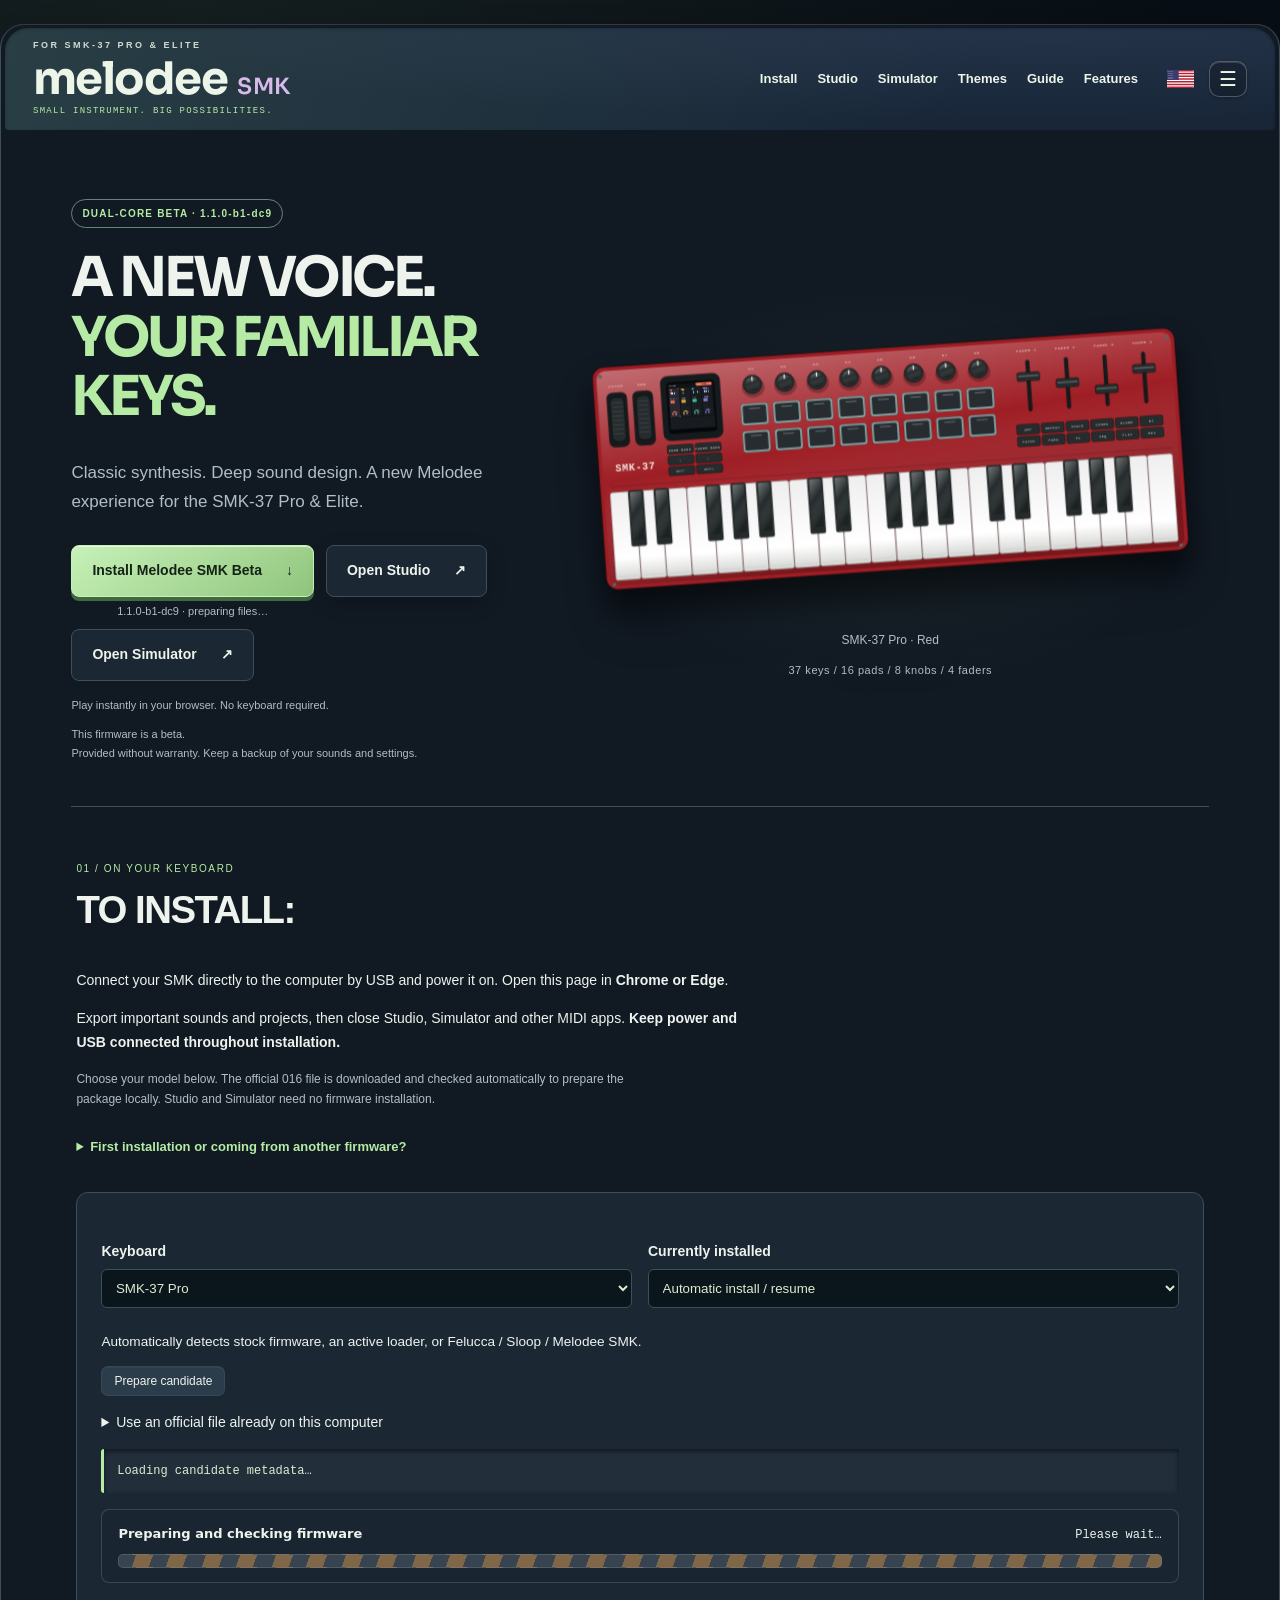
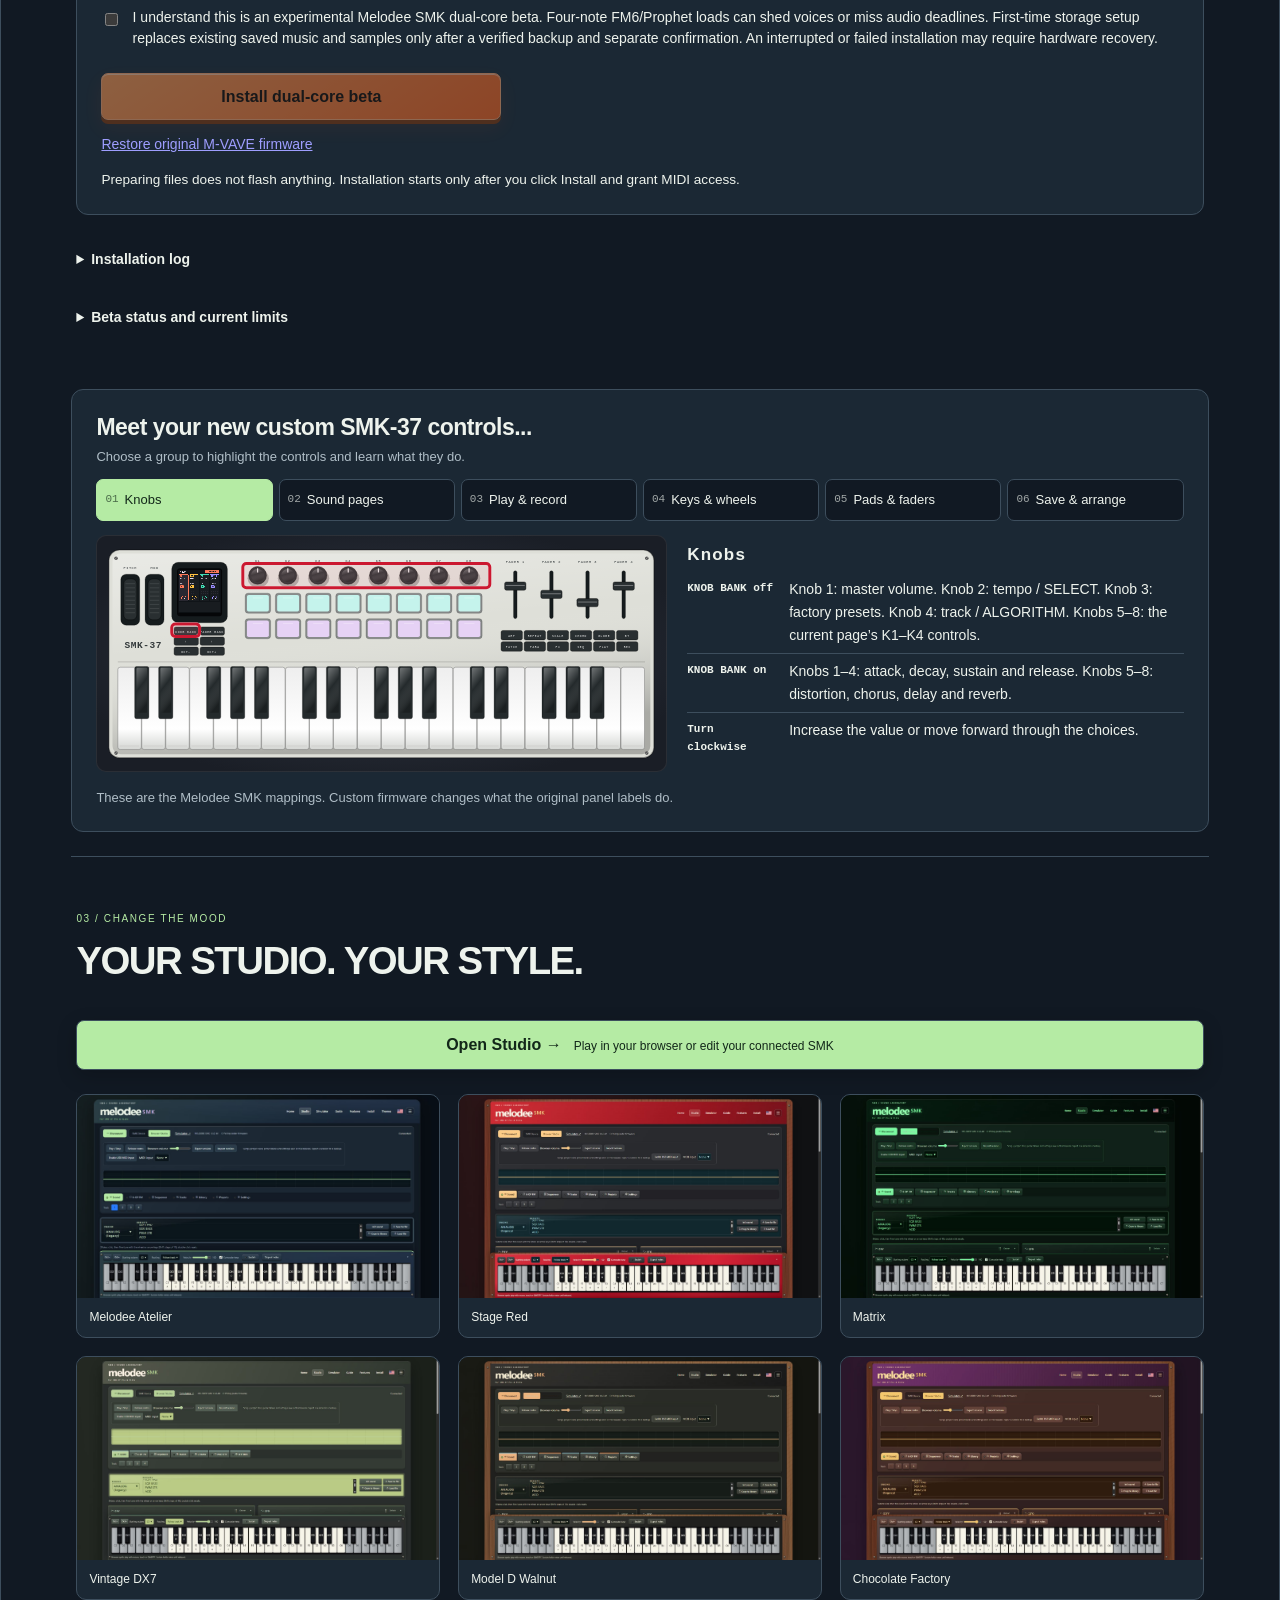
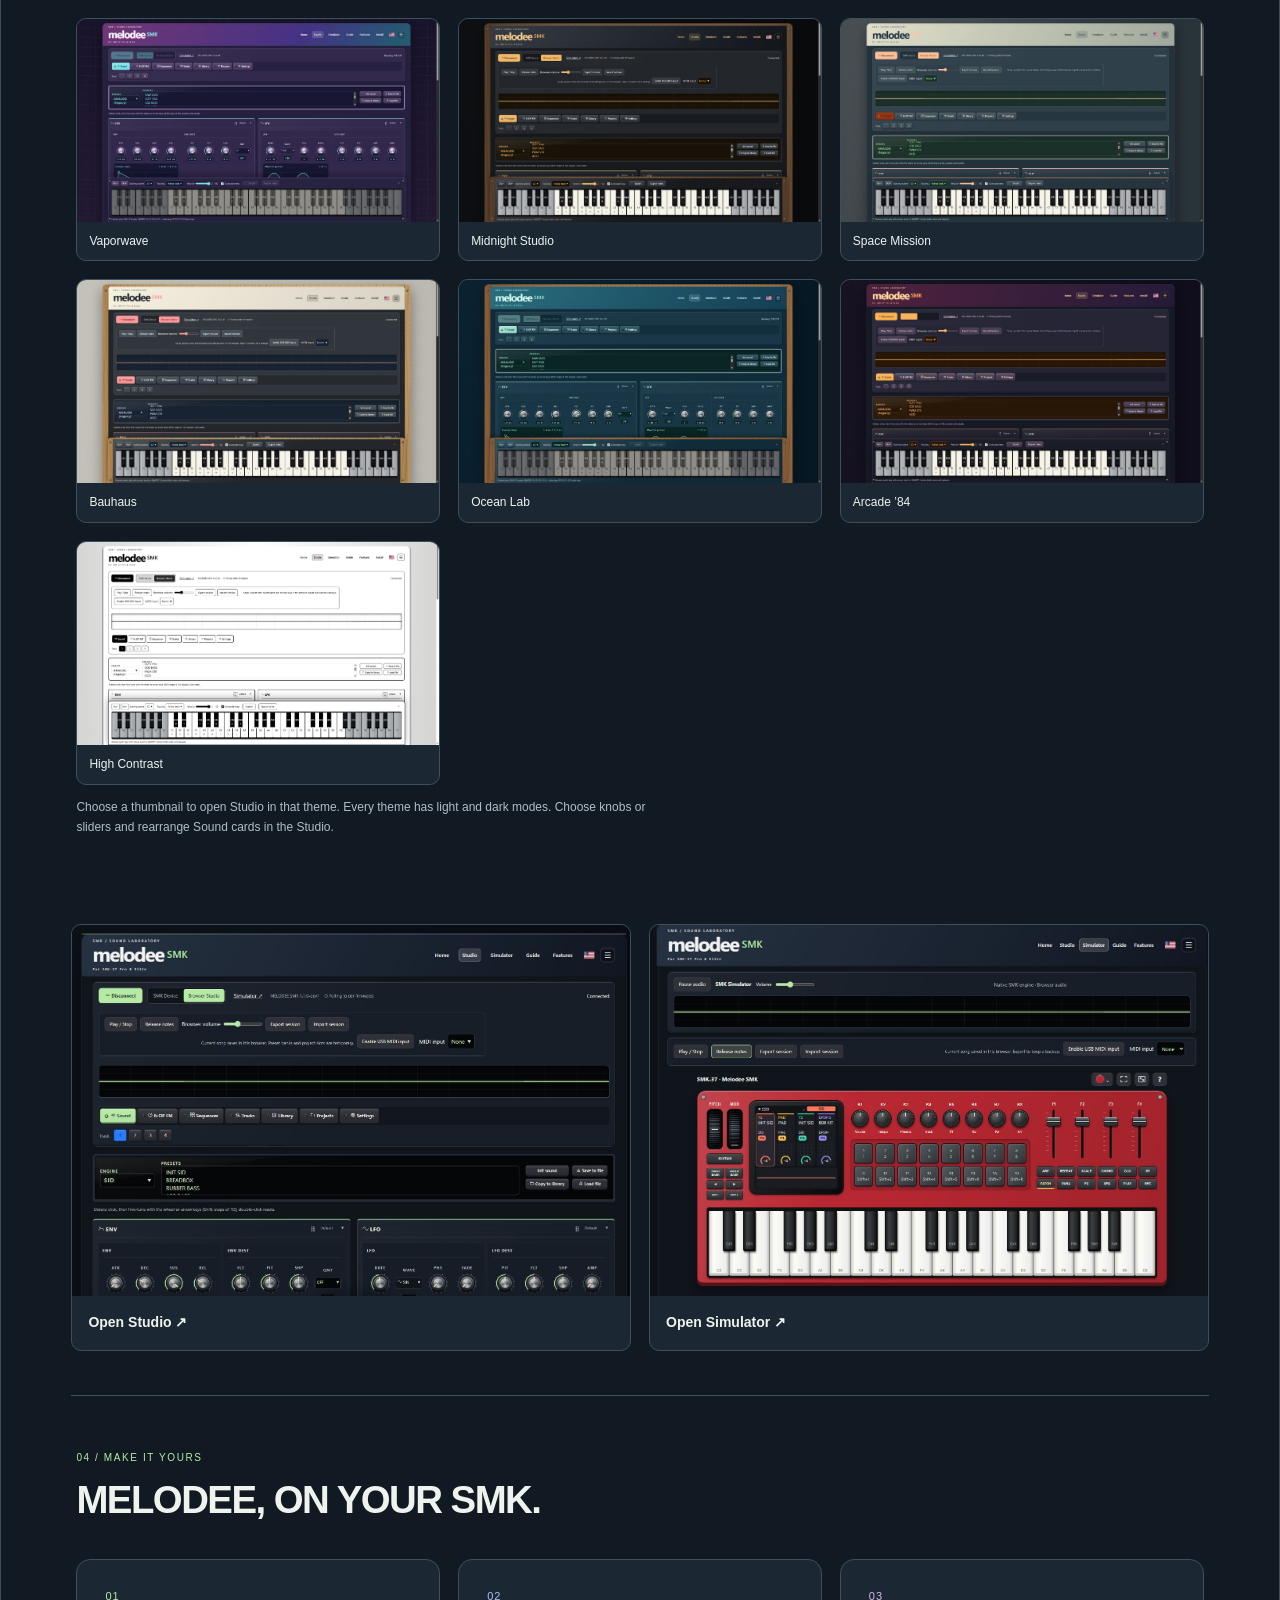
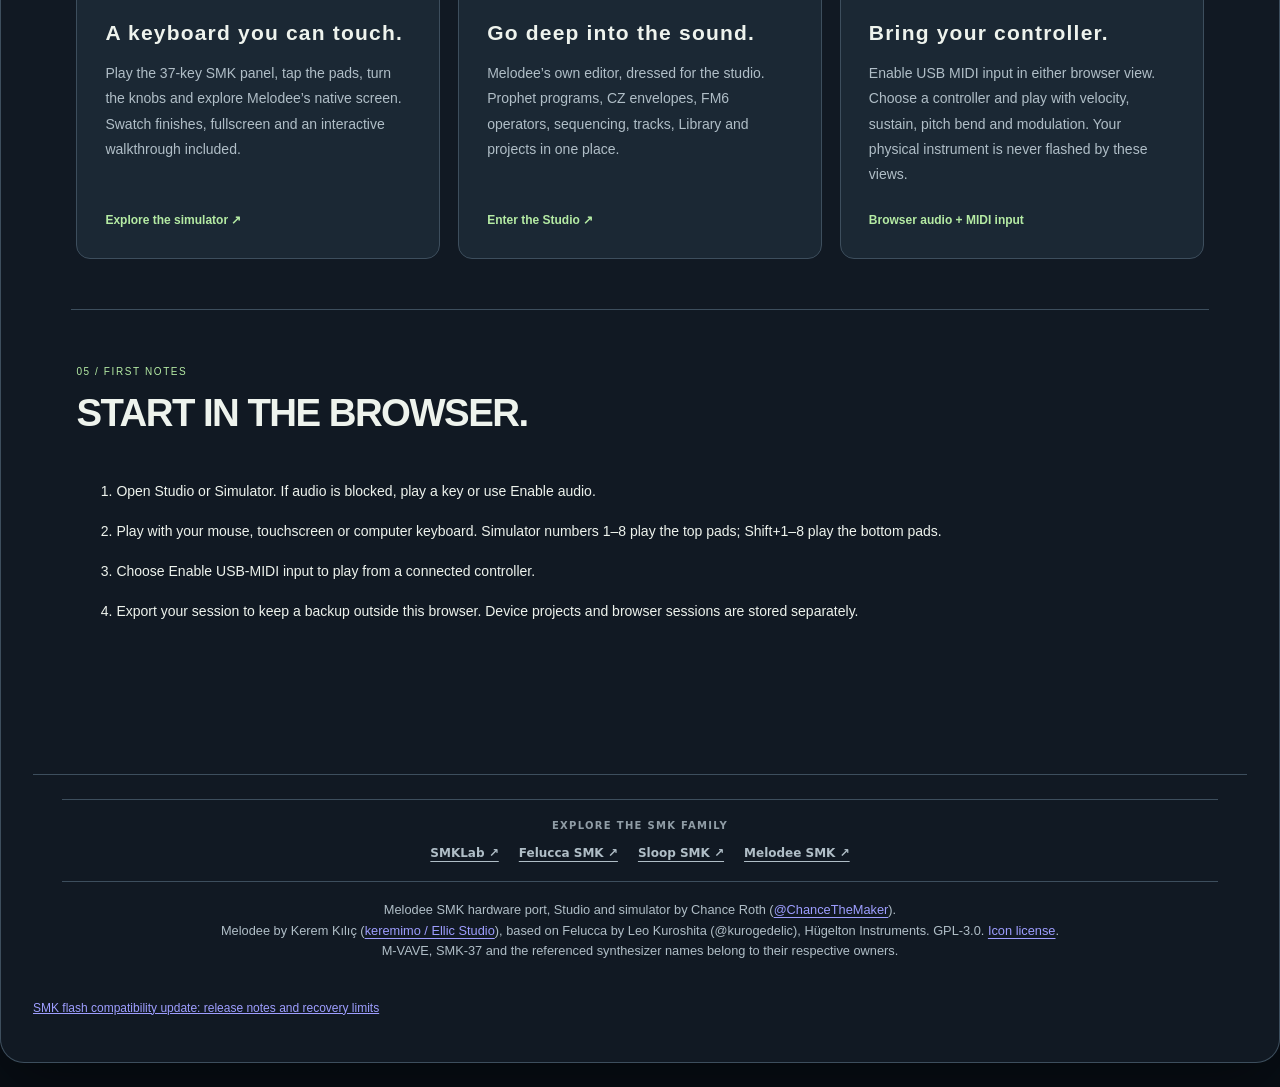
<file: web/index.html>
<!doctype html>
<!-- SPDX-License-Identifier: GPL-3.0-only -->
<html lang="en"><head><meta charset="utf-8"><meta name="viewport" content="width=device-width,initial-scale=1"><title>Melodee SMK — A new voice for your keyboard</title><meta name="description" content="Explore Melodee SMK: a native synthesizer browser preview, hands-on SMK simulator and deep sound-design Studio for the SMK-37 Pro and Elite."><link rel="icon" type="image/svg+xml" href="favicon.svg"><link rel="stylesheet" href="fonts.css?v=melodee-full1"><link rel="stylesheet" href="skin.css"><link rel="stylesheet" href="interface.css"><link rel="stylesheet" href="melodee.css"><link rel="stylesheet" href="smk-studio.css"><link rel="stylesheet" href="melodee-smk.css?v=dc7-wordmark2"><script src="locales.js"></script><script src="i18n.js"></script><script src="skin.js"></script><script defer src="site-nav.js"></script><link rel="stylesheet" href="smk37-landing.css"><script defer src="smk37-landing.js"></script><link rel="stylesheet" href="installer/installer.css"><link rel="stylesheet" href="melodee-landing.css"><script defer src="panel-guide.js"></script><script defer src="studio-preview.js"></script><script type="module" src="installer/controller.js?v=usb-names-restore1"></script></head><body class="landing-page installer-page" data-studio-preview-path="screenshots/themes/{skin}-{mode}.jpg"><main id="page-top"><header class="masthead"><div class="brand-row"><div><div class="eyebrow">For SMK-37 Pro &amp; Elite</div><h1><a class="brand-home melodee-wordmark" href="index.html">melodee <span>SMK</span></a></h1><p class="tagline">SMALL INSTRUMENT. BIG POSSIBILITIES.</p></div><nav class="site-nav" aria-label="Main navigation"><a data-nav="firmware" href="#install">Install</a><a data-nav="studio" href="editor.html?audio=1">Studio</a><a data-nav="simulator" href="simulator.html">Simulator</a><a data-nav="themes" href="#themes">Themes</a><a data-nav="manual" href="index.html#guide">Guide</a><a data-nav="features" href="index.html#features">Features</a></nav><div class="brand-links"><button id="lang" class="lang" type="button" aria-label="Language"></button></div></div><div data-appearance class="appearance"></div></header><div class="install-console"><section class="mel-hero"><div class="hero-copy"><span class="release-badge">DUAL-CORE BETA · 1.1.0-b1-dc9</span><h2>A new voice.<br><em>Your familiar keys.</em></h2><p>Classic synthesis. Deep sound design. A new Melodee experience for the SMK-37 Pro &amp; Elite.</p><div class="hero-actions"><div class="install-action"><a class="action install-cta" href="#install">Install Melodee SMK Beta <span>↓</span></a><p class="small candidate-version" id="version">1.1.0-b1-dc9 · preparing files…</p></div><a class="action primary" data-studio-preview href="editor.html?audio=1">Open Studio <span>↗</span></a><a class="action secondary" href="simulator.html">Open Simulator <span>↗</span></a></div><p class="hero-note">Play instantly in your browser. No keyboard required.</p><p class="hero-note">This firmware is a beta.<br>Provided without warranty. Keep a backup of your sounds and settings.</p></div><div class="hero-instrument"><figure class="smk-instrument" data-current-finish="red"><svg viewBox="0 0 960 430" role="img" aria-labelledby="smk-hero-title smk-hero-desc" xmlns="http://www.w3.org/2000/svg">
<title id="smk-hero-title">SMK-37 Pro Red</title><desc id="smk-hero-desc">37 piano keys, sixteen pads, eight encoders, four faders, pitch and modulation wheels, and a color display.</desc>
<defs><linearGradient id="smk-sheen" x2=".3" y2="1"><stop stop-color="#fff" stop-opacity=".35"/><stop offset=".48" stop-color="#fff" stop-opacity="0"/><stop offset="1" stop-color="#000" stop-opacity=".24"/></linearGradient><linearGradient id="smk-key" x2="0" y2="1"><stop stop-color="#eee"/><stop offset=".75" stop-color="#fff"/><stop offset="1" stop-color="#d4d6d3"/></linearGradient>
<g id="smk-hardware"><rect class="smk-chassis" x="20" y="42" width="920" height="351" rx="18"/><rect x="26" y="48" width="908" height="339" rx="14" fill="url(#smk-sheen)"/><rect class="smk-recess" x="40" y="83" width="32" height="86" rx="9"/><rect class="smk-control" x="45" y="91" width="22" height="69" rx="8"/><path d="M48 99h16" stroke="#fff" opacity=".16"/><path d="M48 106h16" stroke="#fff" opacity=".16"/><path d="M48 113h16" stroke="#fff" opacity=".16"/><path d="M48 120h16" stroke="#fff" opacity=".16"/><path d="M48 127h16" stroke="#fff" opacity=".16"/><path d="M48 134h16" stroke="#fff" opacity=".16"/><path d="M48 141h16" stroke="#fff" opacity=".16"/><path d="M48 148h16" stroke="#fff" opacity=".16"/><rect class="smk-recess" x="81" y="83" width="32" height="86" rx="9"/><rect class="smk-control" x="86" y="91" width="22" height="69" rx="8"/><path d="M89 99h16" stroke="#fff" opacity=".16"/><path d="M89 106h16" stroke="#fff" opacity=".16"/><path d="M89 113h16" stroke="#fff" opacity=".16"/><path d="M89 120h16" stroke="#fff" opacity=".16"/><path d="M89 127h16" stroke="#fff" opacity=".16"/><path d="M89 134h16" stroke="#fff" opacity=".16"/><path d="M89 141h16" stroke="#fff" opacity=".16"/><path d="M89 148h16" stroke="#fff" opacity=".16"/><text class="smk-ink" x="56" y="75">PITCH</text><text class="smk-ink" x="97" y="75">MOD</text><rect class="smk-recess" x="126" y="63" width="94" height="102" rx="11"/><rect x="135" y="73" width="76" height="81" rx="5" fill="#050608"/><image href="melodee-screen.png" x="137" y="76" width="72" height="72" style="image-rendering:pixelated" aria-label="Melodee four-track overview"/><rect class="smk-control smk-soft-button" x="130" y="172" width="41" height="14" rx="3"/><text class="smk-control-label" x="150" y="182">KNOB BANK</text><rect class="smk-control smk-soft-button" x="174" y="172" width="41" height="14" rx="3"/><text class="smk-control-label" x="194" y="182">FADER BANK</text><rect class="smk-control smk-soft-button" x="130" y="189" width="41" height="14" rx="3"/><text class="smk-control-label" x="150" y="199">‹</text><rect class="smk-control smk-soft-button" x="174" y="189" width="41" height="14" rx="3"/><text class="smk-control-label" x="194" y="199">›</text><rect class="smk-control smk-soft-button" x="130" y="206" width="41" height="14" rx="3"/><text class="smk-control-label" x="150" y="216">OCT−</text><rect class="smk-control smk-soft-button" x="174" y="206" width="41" height="14" rx="3"/><text class="smk-control-label" x="194" y="216">OCT+</text><text class="smk-ink" x="271" y="63">K1</text><ellipse cx="272" cy="90" rx="18" ry="16" fill="#000" opacity=".25"/><circle class="smk-control" cx="271" cy="85" r="15"/><circle cx="271" cy="85" r="11" fill="url(#smk-sheen)"/><path d="M271 73v7" stroke="#eee" stroke-width="2"/><rect class="smk-pad-edge" x="250" y="115" width="43" height="34" rx="5"/><rect class="smk-pad smk-pad-0" x="253" y="118" width="37" height="28" rx="3"/><path d="M263 123h17" stroke="#fff" opacity=".5"/><rect class="smk-pad-edge" x="250" y="158" width="43" height="34" rx="5"/><rect class="smk-pad smk-pad-1" x="253" y="161" width="37" height="28" rx="3"/><path d="M263 166h17" stroke="#fff" opacity=".5"/><text class="smk-ink" x="322" y="63">K2</text><ellipse cx="323" cy="90" rx="18" ry="16" fill="#000" opacity=".25"/><circle class="smk-control" cx="322" cy="85" r="15"/><circle cx="322" cy="85" r="11" fill="url(#smk-sheen)"/><path d="M322 73v7" stroke="#eee" stroke-width="2"/><rect class="smk-pad-edge" x="301" y="115" width="43" height="34" rx="5"/><rect class="smk-pad smk-pad-0" x="304" y="118" width="37" height="28" rx="3"/><path d="M314 123h17" stroke="#fff" opacity=".5"/><rect class="smk-pad-edge" x="301" y="158" width="43" height="34" rx="5"/><rect class="smk-pad smk-pad-1" x="304" y="161" width="37" height="28" rx="3"/><path d="M314 166h17" stroke="#fff" opacity=".5"/><text class="smk-ink" x="373" y="63">K3</text><ellipse cx="374" cy="90" rx="18" ry="16" fill="#000" opacity=".25"/><circle class="smk-control" cx="373" cy="85" r="15"/><circle cx="373" cy="85" r="11" fill="url(#smk-sheen)"/><path d="M373 73v7" stroke="#eee" stroke-width="2"/><rect class="smk-pad-edge" x="352" y="115" width="43" height="34" rx="5"/><rect class="smk-pad smk-pad-0" x="355" y="118" width="37" height="28" rx="3"/><path d="M365 123h17" stroke="#fff" opacity=".5"/><rect class="smk-pad-edge" x="352" y="158" width="43" height="34" rx="5"/><rect class="smk-pad smk-pad-1" x="355" y="161" width="37" height="28" rx="3"/><path d="M365 166h17" stroke="#fff" opacity=".5"/><text class="smk-ink" x="424" y="63">K4</text><ellipse cx="425" cy="90" rx="18" ry="16" fill="#000" opacity=".25"/><circle class="smk-control" cx="424" cy="85" r="15"/><circle cx="424" cy="85" r="11" fill="url(#smk-sheen)"/><path d="M424 73v7" stroke="#eee" stroke-width="2"/><rect class="smk-pad-edge" x="403" y="115" width="43" height="34" rx="5"/><rect class="smk-pad smk-pad-0" x="406" y="118" width="37" height="28" rx="3"/><path d="M416 123h17" stroke="#fff" opacity=".5"/><rect class="smk-pad-edge" x="403" y="158" width="43" height="34" rx="5"/><rect class="smk-pad smk-pad-1" x="406" y="161" width="37" height="28" rx="3"/><path d="M416 166h17" stroke="#fff" opacity=".5"/><text class="smk-ink" x="475" y="63">K5</text><ellipse cx="476" cy="90" rx="18" ry="16" fill="#000" opacity=".25"/><circle class="smk-control" cx="475" cy="85" r="15"/><circle cx="475" cy="85" r="11" fill="url(#smk-sheen)"/><path d="M475 73v7" stroke="#eee" stroke-width="2"/><rect class="smk-pad-edge" x="454" y="115" width="43" height="34" rx="5"/><rect class="smk-pad smk-pad-0" x="457" y="118" width="37" height="28" rx="3"/><path d="M467 123h17" stroke="#fff" opacity=".5"/><rect class="smk-pad-edge" x="454" y="158" width="43" height="34" rx="5"/><rect class="smk-pad smk-pad-1" x="457" y="161" width="37" height="28" rx="3"/><path d="M467 166h17" stroke="#fff" opacity=".5"/><text class="smk-ink" x="526" y="63">K6</text><ellipse cx="527" cy="90" rx="18" ry="16" fill="#000" opacity=".25"/><circle class="smk-control" cx="526" cy="85" r="15"/><circle cx="526" cy="85" r="11" fill="url(#smk-sheen)"/><path d="M526 73v7" stroke="#eee" stroke-width="2"/><rect class="smk-pad-edge" x="505" y="115" width="43" height="34" rx="5"/><rect class="smk-pad smk-pad-0" x="508" y="118" width="37" height="28" rx="3"/><path d="M518 123h17" stroke="#fff" opacity=".5"/><rect class="smk-pad-edge" x="505" y="158" width="43" height="34" rx="5"/><rect class="smk-pad smk-pad-1" x="508" y="161" width="37" height="28" rx="3"/><path d="M518 166h17" stroke="#fff" opacity=".5"/><text class="smk-ink" x="577" y="63">K7</text><ellipse cx="578" cy="90" rx="18" ry="16" fill="#000" opacity=".25"/><circle class="smk-control" cx="577" cy="85" r="15"/><circle cx="577" cy="85" r="11" fill="url(#smk-sheen)"/><path d="M577 73v7" stroke="#eee" stroke-width="2"/><rect class="smk-pad-edge" x="556" y="115" width="43" height="34" rx="5"/><rect class="smk-pad smk-pad-0" x="559" y="118" width="37" height="28" rx="3"/><path d="M569 123h17" stroke="#fff" opacity=".5"/><rect class="smk-pad-edge" x="556" y="158" width="43" height="34" rx="5"/><rect class="smk-pad smk-pad-1" x="559" y="161" width="37" height="28" rx="3"/><path d="M569 166h17" stroke="#fff" opacity=".5"/><text class="smk-ink" x="628" y="63">K8</text><ellipse cx="629" cy="90" rx="18" ry="16" fill="#000" opacity=".25"/><circle class="smk-control" cx="628" cy="85" r="15"/><circle cx="628" cy="85" r="11" fill="url(#smk-sheen)"/><path d="M628 73v7" stroke="#eee" stroke-width="2"/><rect class="smk-pad-edge" x="607" y="115" width="43" height="34" rx="5"/><rect class="smk-pad smk-pad-0" x="610" y="118" width="37" height="28" rx="3"/><path d="M620 123h17" stroke="#fff" opacity=".5"/><rect class="smk-pad-edge" x="607" y="158" width="43" height="34" rx="5"/><rect class="smk-pad smk-pad-1" x="610" y="161" width="37" height="28" rx="3"/><path d="M620 166h17" stroke="#fff" opacity=".5"/><text class="smk-ink" x="706" y="64">FADER 1</text><rect class="smk-recess" x="703" y="77" width="6" height="81" rx="3"/><rect class="smk-control smk-soft-button" x="688" y="96" width="36" height="14" rx="3"/><path d="M690 102h32" stroke="#ddd" opacity=".7"/><text class="smk-ink" x="767" y="64">FADER 2</text><rect class="smk-recess" x="764" y="77" width="6" height="81" rx="3"/><rect class="smk-control smk-soft-button" x="749" y="110" width="36" height="14" rx="3"/><path d="M751 116h32" stroke="#ddd" opacity=".7"/><text class="smk-ink" x="828" y="64">FADER 3</text><rect class="smk-recess" x="825" y="77" width="6" height="81" rx="3"/><rect class="smk-control smk-soft-button" x="810" y="124" width="36" height="14" rx="3"/><path d="M812 130h32" stroke="#ddd" opacity=".7"/><text class="smk-ink" x="889" y="64">FADER 4</text><rect class="smk-recess" x="886" y="77" width="6" height="81" rx="3"/><rect class="smk-control smk-soft-button" x="871" y="96" width="36" height="14" rx="3"/><path d="M873 102h32" stroke="#ddd" opacity=".7"/><rect class="smk-control smk-soft-button" x="682" y="178" width="36" height="16" rx="3"/><text class="smk-control-label" x="700" y="189">ARP</text><rect class="smk-control smk-soft-button" x="721" y="178" width="36" height="16" rx="3"/><text class="smk-control-label" x="739" y="189">REPEAT</text><rect class="smk-control smk-soft-button" x="760" y="178" width="36" height="16" rx="3"/><text class="smk-control-label" x="778" y="189">SCALE</text><rect class="smk-control smk-soft-button" x="799" y="178" width="36" height="16" rx="3"/><text class="smk-control-label" x="817" y="189">CHORD</text><rect class="smk-control smk-soft-button" x="838" y="178" width="36" height="16" rx="3"/><text class="smk-control-label" x="856" y="189">GLOBE</text><rect class="smk-control smk-soft-button" x="877" y="178" width="36" height="16" rx="3"/><text class="smk-control-label" x="895" y="189">BT</text><rect class="smk-control smk-soft-button" x="682" y="197" width="36" height="16" rx="3"/><text class="smk-control-label" x="700" y="208">PATCH</text><rect class="smk-control smk-soft-button" x="721" y="197" width="36" height="16" rx="3"/><text class="smk-control-label" x="739" y="208">PARA</text><rect class="smk-control smk-soft-button" x="760" y="197" width="36" height="16" rx="3"/><text class="smk-control-label" x="778" y="208">FX</text><rect class="smk-control smk-soft-button" x="799" y="197" width="36" height="16" rx="3"/><text class="smk-control-label" x="817" y="208">SEQ</text><rect class="smk-control smk-soft-button" x="838" y="197" width="36" height="16" rx="3"/><text class="smk-control-label" x="856" y="208">PLAY</text><rect class="smk-control smk-soft-button" x="877" y="197" width="36" height="16" rx="3"/><text class="smk-control-label" x="895" y="208">REC</text><text class="smk-wordmark smk-ink" x="78" y="208">SMK-37</text><path d="M35 231h890" stroke="#000" opacity=".25"/><rect class="smk-white-key" x="35.00" y="240" width="39.7" height="139" rx="4"/><path d="M38.00 373h33" stroke="#c8c8c3"/><rect class="smk-white-key" x="75.45" y="240" width="39.7" height="139" rx="4"/><path d="M78.45 373h33" stroke="#c8c8c3"/><rect class="smk-white-key" x="115.90" y="240" width="39.7" height="139" rx="4"/><path d="M118.90 373h33" stroke="#c8c8c3"/><rect class="smk-white-key" x="156.35" y="240" width="39.7" height="139" rx="4"/><path d="M159.35 373h33" stroke="#c8c8c3"/><rect class="smk-white-key" x="196.80" y="240" width="39.7" height="139" rx="4"/><path d="M199.80 373h33" stroke="#c8c8c3"/><rect class="smk-white-key" x="237.25" y="240" width="39.7" height="139" rx="4"/><path d="M240.25 373h33" stroke="#c8c8c3"/><rect class="smk-white-key" x="277.70" y="240" width="39.7" height="139" rx="4"/><path d="M280.70 373h33" stroke="#c8c8c3"/><rect class="smk-white-key" x="318.15" y="240" width="39.7" height="139" rx="4"/><path d="M321.15 373h33" stroke="#c8c8c3"/><rect class="smk-white-key" x="358.60" y="240" width="39.7" height="139" rx="4"/><path d="M361.60 373h33" stroke="#c8c8c3"/><rect class="smk-white-key" x="399.05" y="240" width="39.7" height="139" rx="4"/><path d="M402.05 373h33" stroke="#c8c8c3"/><rect class="smk-white-key" x="439.50" y="240" width="39.7" height="139" rx="4"/><path d="M442.50 373h33" stroke="#c8c8c3"/><rect class="smk-white-key" x="479.95" y="240" width="39.7" height="139" rx="4"/><path d="M482.95 373h33" stroke="#c8c8c3"/><rect class="smk-white-key" x="520.40" y="240" width="39.7" height="139" rx="4"/><path d="M523.40 373h33" stroke="#c8c8c3"/><rect class="smk-white-key" x="560.85" y="240" width="39.7" height="139" rx="4"/><path d="M563.85 373h33" stroke="#c8c8c3"/><rect class="smk-white-key" x="601.30" y="240" width="39.7" height="139" rx="4"/><path d="M604.30 373h33" stroke="#c8c8c3"/><rect class="smk-white-key" x="641.75" y="240" width="39.7" height="139" rx="4"/><path d="M644.75 373h33" stroke="#c8c8c3"/><rect class="smk-white-key" x="682.20" y="240" width="39.7" height="139" rx="4"/><path d="M685.20 373h33" stroke="#c8c8c3"/><rect class="smk-white-key" x="722.65" y="240" width="39.7" height="139" rx="4"/><path d="M725.65 373h33" stroke="#c8c8c3"/><rect class="smk-white-key" x="763.10" y="240" width="39.7" height="139" rx="4"/><path d="M766.10 373h33" stroke="#c8c8c3"/><rect class="smk-white-key" x="803.55" y="240" width="39.7" height="139" rx="4"/><path d="M806.55 373h33" stroke="#c8c8c3"/><rect class="smk-white-key" x="844.00" y="240" width="39.7" height="139" rx="4"/><path d="M847.00 373h33" stroke="#c8c8c3"/><rect class="smk-white-key" x="884.45" y="240" width="39.7" height="139" rx="4"/><path d="M887.45 373h33" stroke="#c8c8c3"/><rect class="smk-black-key" x="63.45" y="239" width="24" height="88" rx="3"/><rect x="66.45" y="241" width="18" height="76" rx="2" fill="url(#smk-sheen)"/><rect class="smk-black-key" x="103.90" y="239" width="24" height="88" rx="3"/><rect x="106.90" y="241" width="18" height="76" rx="2" fill="url(#smk-sheen)"/><rect class="smk-black-key" x="184.80" y="239" width="24" height="88" rx="3"/><rect x="187.80" y="241" width="18" height="76" rx="2" fill="url(#smk-sheen)"/><rect class="smk-black-key" x="225.25" y="239" width="24" height="88" rx="3"/><rect x="228.25" y="241" width="18" height="76" rx="2" fill="url(#smk-sheen)"/><rect class="smk-black-key" x="265.70" y="239" width="24" height="88" rx="3"/><rect x="268.70" y="241" width="18" height="76" rx="2" fill="url(#smk-sheen)"/><rect class="smk-black-key" x="346.60" y="239" width="24" height="88" rx="3"/><rect x="349.60" y="241" width="18" height="76" rx="2" fill="url(#smk-sheen)"/><rect class="smk-black-key" x="387.05" y="239" width="24" height="88" rx="3"/><rect x="390.05" y="241" width="18" height="76" rx="2" fill="url(#smk-sheen)"/><rect class="smk-black-key" x="467.95" y="239" width="24" height="88" rx="3"/><rect x="470.95" y="241" width="18" height="76" rx="2" fill="url(#smk-sheen)"/><rect class="smk-black-key" x="508.40" y="239" width="24" height="88" rx="3"/><rect x="511.40" y="241" width="18" height="76" rx="2" fill="url(#smk-sheen)"/><rect class="smk-black-key" x="548.85" y="239" width="24" height="88" rx="3"/><rect x="551.85" y="241" width="18" height="76" rx="2" fill="url(#smk-sheen)"/><rect class="smk-black-key" x="629.75" y="239" width="24" height="88" rx="3"/><rect x="632.75" y="241" width="18" height="76" rx="2" fill="url(#smk-sheen)"/><rect class="smk-black-key" x="670.20" y="239" width="24" height="88" rx="3"/><rect x="673.20" y="241" width="18" height="76" rx="2" fill="url(#smk-sheen)"/><rect class="smk-black-key" x="751.10" y="239" width="24" height="88" rx="3"/><rect x="754.10" y="241" width="18" height="76" rx="2" fill="url(#smk-sheen)"/><rect class="smk-black-key" x="791.55" y="239" width="24" height="88" rx="3"/><rect x="794.55" y="241" width="18" height="76" rx="2" fill="url(#smk-sheen)"/><rect class="smk-black-key" x="832.00" y="239" width="24" height="88" rx="3"/><rect x="835.00" y="241" width="18" height="76" rx="2" fill="url(#smk-sheen)"/><circle cx="32" cy="56" r="3" fill="#555"/><path d="M30.5 57.5l3-3" stroke="#ddd" stroke-width=".7"/><circle cx="928" cy="56" r="3" fill="#555"/><path d="M926.5 57.5l3-3" stroke="#ddd" stroke-width=".7"/><circle cx="32" cy="385" r="3" fill="#555"/><path d="M30.5 386.5l3-3" stroke="#ddd" stroke-width=".7"/><circle cx="928" cy="385" r="3" fill="#555"/><path d="M926.5 386.5l3-3" stroke="#ddd" stroke-width=".7"/></g><g id="smk-wire-hardware" class="smk-wire-shapes"><rect class="smk-chassis" x="20" y="42" width="920" height="351" rx="18"/><rect x="26" y="48" width="908" height="339" rx="14" fill="url(#smk-sheen)"/><rect class="smk-recess" x="40" y="83" width="32" height="86" rx="9"/><rect class="smk-control" x="45" y="91" width="22" height="69" rx="8"/><path d="M48 99h16" stroke="#fff" opacity=".16"/><path d="M48 106h16" stroke="#fff" opacity=".16"/><path d="M48 113h16" stroke="#fff" opacity=".16"/><path d="M48 120h16" stroke="#fff" opacity=".16"/><path d="M48 127h16" stroke="#fff" opacity=".16"/><path d="M48 134h16" stroke="#fff" opacity=".16"/><path d="M48 141h16" stroke="#fff" opacity=".16"/><path d="M48 148h16" stroke="#fff" opacity=".16"/><rect class="smk-recess" x="81" y="83" width="32" height="86" rx="9"/><rect class="smk-control" x="86" y="91" width="22" height="69" rx="8"/><path d="M89 99h16" stroke="#fff" opacity=".16"/><path d="M89 106h16" stroke="#fff" opacity=".16"/><path d="M89 113h16" stroke="#fff" opacity=".16"/><path d="M89 120h16" stroke="#fff" opacity=".16"/><path d="M89 127h16" stroke="#fff" opacity=".16"/><path d="M89 134h16" stroke="#fff" opacity=".16"/><path d="M89 141h16" stroke="#fff" opacity=".16"/><path d="M89 148h16" stroke="#fff" opacity=".16"/><text class="smk-ink" x="56" y="75">PITCH</text><text class="smk-ink" x="97" y="75">MOD</text><rect class="smk-recess" x="126" y="63" width="94" height="102" rx="11"/><rect x="135" y="73" width="76" height="81" rx="5" fill="#050608"/><image href="melodee-screen.png" x="137" y="76" width="72" height="72" style="image-rendering:pixelated" aria-label="Melodee four-track overview"/><rect class="smk-control smk-soft-button" x="130" y="172" width="41" height="14" rx="3"/><text class="smk-control-label" x="150" y="182">KNOB BANK</text><rect class="smk-control smk-soft-button" x="174" y="172" width="41" height="14" rx="3"/><text class="smk-control-label" x="194" y="182">FADER BANK</text><rect class="smk-control smk-soft-button" x="130" y="189" width="41" height="14" rx="3"/><text class="smk-control-label" x="150" y="199">‹</text><rect class="smk-control smk-soft-button" x="174" y="189" width="41" height="14" rx="3"/><text class="smk-control-label" x="194" y="199">›</text><rect class="smk-control smk-soft-button" x="130" y="206" width="41" height="14" rx="3"/><text class="smk-control-label" x="150" y="216">OCT−</text><rect class="smk-control smk-soft-button" x="174" y="206" width="41" height="14" rx="3"/><text class="smk-control-label" x="194" y="216">OCT+</text><text class="smk-ink" x="271" y="63">K1</text><ellipse cx="272" cy="90" rx="18" ry="16" fill="#000" opacity=".25"/><circle class="smk-control" cx="271" cy="85" r="15"/><circle cx="271" cy="85" r="11" fill="url(#smk-sheen)"/><path d="M271 73v7" stroke="#eee" stroke-width="2"/><rect class="smk-pad-edge" x="250" y="115" width="43" height="34" rx="5"/><rect class="smk-pad smk-pad-0" x="253" y="118" width="37" height="28" rx="3"/><path d="M263 123h17" stroke="#fff" opacity=".5"/><rect class="smk-pad-edge" x="250" y="158" width="43" height="34" rx="5"/><rect class="smk-pad smk-pad-1" x="253" y="161" width="37" height="28" rx="3"/><path d="M263 166h17" stroke="#fff" opacity=".5"/><text class="smk-ink" x="322" y="63">K2</text><ellipse cx="323" cy="90" rx="18" ry="16" fill="#000" opacity=".25"/><circle class="smk-control" cx="322" cy="85" r="15"/><circle cx="322" cy="85" r="11" fill="url(#smk-sheen)"/><path d="M322 73v7" stroke="#eee" stroke-width="2"/><rect class="smk-pad-edge" x="301" y="115" width="43" height="34" rx="5"/><rect class="smk-pad smk-pad-0" x="304" y="118" width="37" height="28" rx="3"/><path d="M314 123h17" stroke="#fff" opacity=".5"/><rect class="smk-pad-edge" x="301" y="158" width="43" height="34" rx="5"/><rect class="smk-pad smk-pad-1" x="304" y="161" width="37" height="28" rx="3"/><path d="M314 166h17" stroke="#fff" opacity=".5"/><text class="smk-ink" x="373" y="63">K3</text><ellipse cx="374" cy="90" rx="18" ry="16" fill="#000" opacity=".25"/><circle class="smk-control" cx="373" cy="85" r="15"/><circle cx="373" cy="85" r="11" fill="url(#smk-sheen)"/><path d="M373 73v7" stroke="#eee" stroke-width="2"/><rect class="smk-pad-edge" x="352" y="115" width="43" height="34" rx="5"/><rect class="smk-pad smk-pad-0" x="355" y="118" width="37" height="28" rx="3"/><path d="M365 123h17" stroke="#fff" opacity=".5"/><rect class="smk-pad-edge" x="352" y="158" width="43" height="34" rx="5"/><rect class="smk-pad smk-pad-1" x="355" y="161" width="37" height="28" rx="3"/><path d="M365 166h17" stroke="#fff" opacity=".5"/><text class="smk-ink" x="424" y="63">K4</text><ellipse cx="425" cy="90" rx="18" ry="16" fill="#000" opacity=".25"/><circle class="smk-control" cx="424" cy="85" r="15"/><circle cx="424" cy="85" r="11" fill="url(#smk-sheen)"/><path d="M424 73v7" stroke="#eee" stroke-width="2"/><rect class="smk-pad-edge" x="403" y="115" width="43" height="34" rx="5"/><rect class="smk-pad smk-pad-0" x="406" y="118" width="37" height="28" rx="3"/><path d="M416 123h17" stroke="#fff" opacity=".5"/><rect class="smk-pad-edge" x="403" y="158" width="43" height="34" rx="5"/><rect class="smk-pad smk-pad-1" x="406" y="161" width="37" height="28" rx="3"/><path d="M416 166h17" stroke="#fff" opacity=".5"/><text class="smk-ink" x="475" y="63">K5</text><ellipse cx="476" cy="90" rx="18" ry="16" fill="#000" opacity=".25"/><circle class="smk-control" cx="475" cy="85" r="15"/><circle cx="475" cy="85" r="11" fill="url(#smk-sheen)"/><path d="M475 73v7" stroke="#eee" stroke-width="2"/><rect class="smk-pad-edge" x="454" y="115" width="43" height="34" rx="5"/><rect class="smk-pad smk-pad-0" x="457" y="118" width="37" height="28" rx="3"/><path d="M467 123h17" stroke="#fff" opacity=".5"/><rect class="smk-pad-edge" x="454" y="158" width="43" height="34" rx="5"/><rect class="smk-pad smk-pad-1" x="457" y="161" width="37" height="28" rx="3"/><path d="M467 166h17" stroke="#fff" opacity=".5"/><text class="smk-ink" x="526" y="63">K6</text><ellipse cx="527" cy="90" rx="18" ry="16" fill="#000" opacity=".25"/><circle class="smk-control" cx="526" cy="85" r="15"/><circle cx="526" cy="85" r="11" fill="url(#smk-sheen)"/><path d="M526 73v7" stroke="#eee" stroke-width="2"/><rect class="smk-pad-edge" x="505" y="115" width="43" height="34" rx="5"/><rect class="smk-pad smk-pad-0" x="508" y="118" width="37" height="28" rx="3"/><path d="M518 123h17" stroke="#fff" opacity=".5"/><rect class="smk-pad-edge" x="505" y="158" width="43" height="34" rx="5"/><rect class="smk-pad smk-pad-1" x="508" y="161" width="37" height="28" rx="3"/><path d="M518 166h17" stroke="#fff" opacity=".5"/><text class="smk-ink" x="577" y="63">K7</text><ellipse cx="578" cy="90" rx="18" ry="16" fill="#000" opacity=".25"/><circle class="smk-control" cx="577" cy="85" r="15"/><circle cx="577" cy="85" r="11" fill="url(#smk-sheen)"/><path d="M577 73v7" stroke="#eee" stroke-width="2"/><rect class="smk-pad-edge" x="556" y="115" width="43" height="34" rx="5"/><rect class="smk-pad smk-pad-0" x="559" y="118" width="37" height="28" rx="3"/><path d="M569 123h17" stroke="#fff" opacity=".5"/><rect class="smk-pad-edge" x="556" y="158" width="43" height="34" rx="5"/><rect class="smk-pad smk-pad-1" x="559" y="161" width="37" height="28" rx="3"/><path d="M569 166h17" stroke="#fff" opacity=".5"/><text class="smk-ink" x="628" y="63">K8</text><ellipse cx="629" cy="90" rx="18" ry="16" fill="#000" opacity=".25"/><circle class="smk-control" cx="628" cy="85" r="15"/><circle cx="628" cy="85" r="11" fill="url(#smk-sheen)"/><path d="M628 73v7" stroke="#eee" stroke-width="2"/><rect class="smk-pad-edge" x="607" y="115" width="43" height="34" rx="5"/><rect class="smk-pad smk-pad-0" x="610" y="118" width="37" height="28" rx="3"/><path d="M620 123h17" stroke="#fff" opacity=".5"/><rect class="smk-pad-edge" x="607" y="158" width="43" height="34" rx="5"/><rect class="smk-pad smk-pad-1" x="610" y="161" width="37" height="28" rx="3"/><path d="M620 166h17" stroke="#fff" opacity=".5"/><text class="smk-ink" x="706" y="64">FADER 1</text><rect class="smk-recess" x="703" y="77" width="6" height="81" rx="3"/><rect class="smk-control smk-soft-button" x="688" y="96" width="36" height="14" rx="3"/><path d="M690 102h32" stroke="#ddd" opacity=".7"/><text class="smk-ink" x="767" y="64">FADER 2</text><rect class="smk-recess" x="764" y="77" width="6" height="81" rx="3"/><rect class="smk-control smk-soft-button" x="749" y="110" width="36" height="14" rx="3"/><path d="M751 116h32" stroke="#ddd" opacity=".7"/><text class="smk-ink" x="828" y="64">FADER 3</text><rect class="smk-recess" x="825" y="77" width="6" height="81" rx="3"/><rect class="smk-control smk-soft-button" x="810" y="124" width="36" height="14" rx="3"/><path d="M812 130h32" stroke="#ddd" opacity=".7"/><text class="smk-ink" x="889" y="64">FADER 4</text><rect class="smk-recess" x="886" y="77" width="6" height="81" rx="3"/><rect class="smk-control smk-soft-button" x="871" y="96" width="36" height="14" rx="3"/><path d="M873 102h32" stroke="#ddd" opacity=".7"/><rect class="smk-control smk-soft-button" x="682" y="178" width="36" height="16" rx="3"/><text class="smk-control-label" x="700" y="189">ARP</text><rect class="smk-control smk-soft-button" x="721" y="178" width="36" height="16" rx="3"/><text class="smk-control-label" x="739" y="189">REPEAT</text><rect class="smk-control smk-soft-button" x="760" y="178" width="36" height="16" rx="3"/><text class="smk-control-label" x="778" y="189">SCALE</text><rect class="smk-control smk-soft-button" x="799" y="178" width="36" height="16" rx="3"/><text class="smk-control-label" x="817" y="189">CHORD</text><rect class="smk-control smk-soft-button" x="838" y="178" width="36" height="16" rx="3"/><text class="smk-control-label" x="856" y="189">GLOBE</text><rect class="smk-control smk-soft-button" x="877" y="178" width="36" height="16" rx="3"/><text class="smk-control-label" x="895" y="189">BT</text><rect class="smk-control smk-soft-button" x="682" y="197" width="36" height="16" rx="3"/><text class="smk-control-label" x="700" y="208">PATCH</text><rect class="smk-control smk-soft-button" x="721" y="197" width="36" height="16" rx="3"/><text class="smk-control-label" x="739" y="208">PARA</text><rect class="smk-control smk-soft-button" x="760" y="197" width="36" height="16" rx="3"/><text class="smk-control-label" x="778" y="208">FX</text><rect class="smk-control smk-soft-button" x="799" y="197" width="36" height="16" rx="3"/><text class="smk-control-label" x="817" y="208">SEQ</text><rect class="smk-control smk-soft-button" x="838" y="197" width="36" height="16" rx="3"/><text class="smk-control-label" x="856" y="208">PLAY</text><rect class="smk-control smk-soft-button" x="877" y="197" width="36" height="16" rx="3"/><text class="smk-control-label" x="895" y="208">REC</text><text class="smk-wordmark smk-ink" x="78" y="208">SMK-37</text><path d="M35 231h890" stroke="#000" opacity=".25"/><rect class="smk-white-key" x="35.00" y="240" width="39.7" height="139" rx="4"/><path d="M38.00 373h33" stroke="#c8c8c3"/><rect class="smk-white-key" x="75.45" y="240" width="39.7" height="139" rx="4"/><path d="M78.45 373h33" stroke="#c8c8c3"/><rect class="smk-white-key" x="115.90" y="240" width="39.7" height="139" rx="4"/><path d="M118.90 373h33" stroke="#c8c8c3"/><rect class="smk-white-key" x="156.35" y="240" width="39.7" height="139" rx="4"/><path d="M159.35 373h33" stroke="#c8c8c3"/><rect class="smk-white-key" x="196.80" y="240" width="39.7" height="139" rx="4"/><path d="M199.80 373h33" stroke="#c8c8c3"/><rect class="smk-white-key" x="237.25" y="240" width="39.7" height="139" rx="4"/><path d="M240.25 373h33" stroke="#c8c8c3"/><rect class="smk-white-key" x="277.70" y="240" width="39.7" height="139" rx="4"/><path d="M280.70 373h33" stroke="#c8c8c3"/><rect class="smk-white-key" x="318.15" y="240" width="39.7" height="139" rx="4"/><path d="M321.15 373h33" stroke="#c8c8c3"/><rect class="smk-white-key" x="358.60" y="240" width="39.7" height="139" rx="4"/><path d="M361.60 373h33" stroke="#c8c8c3"/><rect class="smk-white-key" x="399.05" y="240" width="39.7" height="139" rx="4"/><path d="M402.05 373h33" stroke="#c8c8c3"/><rect class="smk-white-key" x="439.50" y="240" width="39.7" height="139" rx="4"/><path d="M442.50 373h33" stroke="#c8c8c3"/><rect class="smk-white-key" x="479.95" y="240" width="39.7" height="139" rx="4"/><path d="M482.95 373h33" stroke="#c8c8c3"/><rect class="smk-white-key" x="520.40" y="240" width="39.7" height="139" rx="4"/><path d="M523.40 373h33" stroke="#c8c8c3"/><rect class="smk-white-key" x="560.85" y="240" width="39.7" height="139" rx="4"/><path d="M563.85 373h33" stroke="#c8c8c3"/><rect class="smk-white-key" x="601.30" y="240" width="39.7" height="139" rx="4"/><path d="M604.30 373h33" stroke="#c8c8c3"/><rect class="smk-white-key" x="641.75" y="240" width="39.7" height="139" rx="4"/><path d="M644.75 373h33" stroke="#c8c8c3"/><rect class="smk-white-key" x="682.20" y="240" width="39.7" height="139" rx="4"/><path d="M685.20 373h33" stroke="#c8c8c3"/><rect class="smk-white-key" x="722.65" y="240" width="39.7" height="139" rx="4"/><path d="M725.65 373h33" stroke="#c8c8c3"/><rect class="smk-white-key" x="763.10" y="240" width="39.7" height="139" rx="4"/><path d="M766.10 373h33" stroke="#c8c8c3"/><rect class="smk-white-key" x="803.55" y="240" width="39.7" height="139" rx="4"/><path d="M806.55 373h33" stroke="#c8c8c3"/><rect class="smk-white-key" x="844.00" y="240" width="39.7" height="139" rx="4"/><path d="M847.00 373h33" stroke="#c8c8c3"/><rect class="smk-white-key" x="884.45" y="240" width="39.7" height="139" rx="4"/><path d="M887.45 373h33" stroke="#c8c8c3"/><rect class="smk-black-key" x="63.45" y="239" width="24" height="88" rx="3"/><rect x="66.45" y="241" width="18" height="76" rx="2" fill="url(#smk-sheen)"/><rect class="smk-black-key" x="103.90" y="239" width="24" height="88" rx="3"/><rect x="106.90" y="241" width="18" height="76" rx="2" fill="url(#smk-sheen)"/><rect class="smk-black-key" x="184.80" y="239" width="24" height="88" rx="3"/><rect x="187.80" y="241" width="18" height="76" rx="2" fill="url(#smk-sheen)"/><rect class="smk-black-key" x="225.25" y="239" width="24" height="88" rx="3"/><rect x="228.25" y="241" width="18" height="76" rx="2" fill="url(#smk-sheen)"/><rect class="smk-black-key" x="265.70" y="239" width="24" height="88" rx="3"/><rect x="268.70" y="241" width="18" height="76" rx="2" fill="url(#smk-sheen)"/><rect class="smk-black-key" x="346.60" y="239" width="24" height="88" rx="3"/><rect x="349.60" y="241" width="18" height="76" rx="2" fill="url(#smk-sheen)"/><rect class="smk-black-key" x="387.05" y="239" width="24" height="88" rx="3"/><rect x="390.05" y="241" width="18" height="76" rx="2" fill="url(#smk-sheen)"/><rect class="smk-black-key" x="467.95" y="239" width="24" height="88" rx="3"/><rect x="470.95" y="241" width="18" height="76" rx="2" fill="url(#smk-sheen)"/><rect class="smk-black-key" x="508.40" y="239" width="24" height="88" rx="3"/><rect x="511.40" y="241" width="18" height="76" rx="2" fill="url(#smk-sheen)"/><rect class="smk-black-key" x="548.85" y="239" width="24" height="88" rx="3"/><rect x="551.85" y="241" width="18" height="76" rx="2" fill="url(#smk-sheen)"/><rect class="smk-black-key" x="629.75" y="239" width="24" height="88" rx="3"/><rect x="632.75" y="241" width="18" height="76" rx="2" fill="url(#smk-sheen)"/><rect class="smk-black-key" x="670.20" y="239" width="24" height="88" rx="3"/><rect x="673.20" y="241" width="18" height="76" rx="2" fill="url(#smk-sheen)"/><rect class="smk-black-key" x="751.10" y="239" width="24" height="88" rx="3"/><rect x="754.10" y="241" width="18" height="76" rx="2" fill="url(#smk-sheen)"/><rect class="smk-black-key" x="791.55" y="239" width="24" height="88" rx="3"/><rect x="794.55" y="241" width="18" height="76" rx="2" fill="url(#smk-sheen)"/><rect class="smk-black-key" x="832.00" y="239" width="24" height="88" rx="3"/><rect x="835.00" y="241" width="18" height="76" rx="2" fill="url(#smk-sheen)"/><circle cx="32" cy="56" r="3" fill="#555"/><path d="M30.5 57.5l3-3" stroke="#ddd" stroke-width=".7"/><circle cx="928" cy="56" r="3" fill="#555"/><path d="M926.5 57.5l3-3" stroke="#ddd" stroke-width=".7"/><circle cx="32" cy="385" r="3" fill="#555"/><path d="M30.5 386.5l3-3" stroke="#ddd" stroke-width=".7"/><circle cx="928" cy="385" r="3" fill="#555"/><path d="M926.5 386.5l3-3" stroke="#ddd" stroke-width=".7"/></g></defs>
<g class="smk-solid"><g class="smk-finish-layer is-visible" data-model="pro" data-finish="red"><use href="#smk-hardware"/></g><g class="smk-finish-layer" data-model="pro" data-finish="white" aria-hidden="true"><use href="#smk-hardware"/></g></g><g class="smk-wire" aria-hidden="true"><use href="#smk-wire-hardware"/></g></svg>
<figcaption class="small" id="smk-finish-caption">SMK-37 Pro &middot; Red</figcaption></figure><span class="instrument-note">37 keys / 16 pads / 8 knobs / 4 faders</span></div></section><section class="landing-section" id="install"><div class="section-heading"><span>01 / ON YOUR KEYBOARD</span><h2>To install:</h2></div><p>Connect your SMK directly to the computer by USB and power it on. Open this page in <strong>Chrome or Edge</strong>.</p><p>Export important sounds and projects, then close Studio, Simulator and other MIDI apps. <strong>Keep power and USB connected throughout installation.</strong></p><p class="small">Choose your model below. The official 016 file is downloaded and checked automatically to prepare the package locally. Studio and Simulator need no firmware installation.</p><details class="smk-install-help"><summary>First installation or coming from another firmware?</summary><div class="install-paths"><article><h3>Already using a custom SMK firmware?</h3><p>Automatic install / resume recognizes the portable updater in Felucca, Sloop or Melodee SMK. No recovery adapter is needed for a compatible USB updater.</p></article><article><h3>Running stock firmware?</h3><p>Use official Pro 016 or Elite 016 for the matching model. Automatic install / resume handles the stock loader handoff. An ambiguous Elite loader asks you to confirm the connected device.</p></article></div></details><!-- local-installer-start --><div data-local-install><div class="status-box"><p id="hash" class="hash"></p><div class="install-fields"><label>Keyboard<select id="model"><option>SMK-37 Pro</option><option>SMK-37 Elite</option></select></label><label>Currently installed<select id="route"><option value="stock">Automatic install / resume</option><option value="custom">Install / update Melodee SMK</option></select></label></div>
<p id="route-note">Automatically detects stock firmware, an active loader, or Felucca / Sloop / Melodee SMK.</p><button id="prepare" type="button">Prepare candidate</button><details class="file-fallback"><summary>Use an official file already on this computer</summary><p>Optional fallback if automatic download is unavailable. Select the unmodified official Pro 016 or Elite 016 .fwsc for your model. It stays on this computer.</p><input id="stock-file" type="file" accept=".fwsc" aria-label="Official stock firmware file"></details>
<p id="status" role="status" aria-live="polite">Loading candidate metadata…</p>    <dialog id="loader-confirm" aria-labelledby="loader-title" style="max-width:480px;background:var(--panel,#202226);color:var(--fg,#fff);border:1px solid #e49a36;border-radius:12px;padding:24px">
      <form method="dialog"><h2 id="loader-title">Confirm your Elite</h2><p>The connected loader identifies itself as <strong id="loader-identity"></strong>. That name is also used by FM-1 devices.</p><p>Continue only if the connected device is your <strong id="loader-model"></strong> with a black screen and every real FM-1 is disconnected. This will write Melodee SMK firmware to that device.</p><div style="display:flex;gap:12px;flex-wrap:wrap"><button value="cancel" autofocus>Cancel</button><button class="primary" value="continue">This is my Elite — continue</button></div></form>
    </dialog>
<label class="notice-check"><input id="confirm" type="checkbox"><span>I understand this is an experimental Melodee SMK dual-core beta. Four-note FM6/Prophet loads can shed voices or miss audio deadlines. First-time storage setup replaces existing saved music and samples only after a verified backup and separate confirmation. An interrupted or failed installation may require hardware recovery.</span></label><button id="install-button" class="install-primary" type="button" disabled>Install dual-core beta</button>
<p class="stock-restore-link"><a href="restore-stock/">Restore original M-VAVE firmware</a></p><p class="fine-print">Preparing files does not flash anything. Installation starts only after you click Install and grant MIDI access.</p></div><details class="install-log-details"><summary>Installation log</summary><section class="install-log"><h3>Installation log</h3><pre id="log" tabindex="0" aria-label="Installation log">No device connected by this page.</pre><button id="copy-log" type="button">Copy log</button></section></details></div><!-- local-installer-end --><details class="beta-notes"><summary>Beta status and current limits</summary><p>This dual-core beta runs paired FM6 and Prophet voices on the second core, with serial fallback. Pro testing confirmed playing, project A-D and general-preset persistence, and 44.1 kHz PCM16 USB capture. Four-note stress tests kept USB capture flowing without worker faults, but recorded missed render deadlines and protective voice shedding. Other engines remain on the first core; this is not a promise of double performance.</p><p>Bluetooth and device sample uploads are not available. Elite hardware, USB playback/PCM24, physical MIDI expression and longer audio tests remain on the follow-up checklist.</p><p><a href="storage.html">Device storage backup and setup ↗</a> · <a href="https://github.com/ChanceTheMaker/melodee-smk">Source and development notes ↗</a></p></details></section><section class="panel-guide" id="guide" data-panel-guide data-section="knobs" aria-labelledby="smk-guide-heading">
<div class="panel-heading"><h2 id="smk-guide-heading">Meet your new custom SMK-37 controls...</h2></div>
<p class="panel-intro">Choose a group to highlight the controls and learn what they do.</p>
<div class="panel-sections" role="group" aria-label="Control groups"><button type="button" data-guide-section="knobs" aria-pressed="true" aria-controls="smk-info-knobs"><span class="panel-step" aria-hidden="true">01</span><span>Knobs</span></button><button type="button" data-guide-section="pages" aria-pressed="false" aria-controls="smk-info-pages"><span class="panel-step" aria-hidden="true">02</span><span>Sound pages</span></button><button type="button" data-guide-section="transport" aria-pressed="false" aria-controls="smk-info-transport"><span class="panel-step" aria-hidden="true">03</span><span>Play &amp; record</span></button><button type="button" data-guide-section="keys" aria-pressed="false" aria-controls="smk-info-keys"><span class="panel-step" aria-hidden="true">04</span><span>Keys &amp; wheels</span></button><button type="button" data-guide-section="layers" aria-pressed="false" aria-controls="smk-info-layers"><span class="panel-step" aria-hidden="true">05</span><span>Pads &amp; faders</span></button><button type="button" data-guide-section="held" aria-pressed="false" aria-controls="smk-info-held"><span class="panel-step" aria-hidden="true">06</span><span>Save &amp; arrange</span></button></div><div class="panel-explorer"><div class="panel-art"><svg class="panel-illustration smk-guide-art" viewBox="10 32 940 370" role="img" aria-labelledby="smk-guide-title" xmlns="http://www.w3.org/2000/svg"><title id="smk-guide-title">Illustrated SMK-37 controls</title><use href="#smk-hardware"/>
<g class="panel-highlight" data-guide-highlight="knobs"><rect x="246" y="65" width="417" height="41" rx="6"/><rect x="126" y="167" width="47" height="21" rx="6"/></g><g class="panel-highlight" data-guide-highlight="pages"><rect x="679" y="175" width="238" height="40" rx="6"/><rect x="125" y="186" width="93" height="19" rx="6"/></g><g class="panel-highlight" data-guide-highlight="transport"><rect x="796" y="195" width="121" height="22" rx="6"/><rect x="243" y="110" width="423" height="84" rx="6"/></g><g class="panel-highlight" data-guide-highlight="keys"><rect x="31" y="235" width="899" height="148" rx="6"/><rect x="35" y="79" width="82" height="88" rx="6"/><rect x="125" y="202" width="93" height="22" rx="6"/></g><g class="panel-highlight" data-guide-highlight="layers"><rect x="243" y="110" width="423" height="84" rx="6"/><rect x="683" y="72" width="227" height="88" rx="6"/><rect x="172" y="167" width="47" height="21" rx="6"/></g><g class="panel-highlight" data-guide-highlight="held"><rect x="831" y="174" width="44" height="24" rx="6"/><rect x="125" y="186" width="93" height="19" rx="6"/><rect x="126" y="167" width="47" height="21" rx="6"/><rect x="408" y="65" width="44" height="42" rx="6"/></g></svg></div><div class="panel-information"><div class="panel-info" id="smk-info-knobs" data-guide-panel="knobs"><h3>Knobs</h3><dl><div><dt>KNOB BANK off</dt><dd>Knob 1: master volume. Knob 2: tempo / SELECT. Knob 3: factory presets. Knob 4: track / ALGORITHM. Knobs 5–8: the current page’s K1–K4 controls.</dd></div><div><dt>KNOB BANK on</dt><dd>Knobs 1–4: attack, decay, sustain and release. Knobs 5–8: distortion, chorus, delay and reverb.</dd></div><div><dt>Turn clockwise</dt><dd>Increase the value or move forward through the choices.</dd></div></dl></div><div class="panel-info" id="smk-info-pages" data-guide-panel="pages" hidden><h3>Sound pages</h3><dl><div><dt>PATCH / HOME</dt><dd>Return to Melodee’s native home page.</dd></div><div><dt>BT / EDIT</dt><dd>Open the synth editing pages. This button controls Edit; Bluetooth is not enabled.</dd></div><div><dt>FX / GLOBE</dt><dd>Open the native effects or global controls.</dd></div><div><dt>ARP / NOTE REPEAT</dt><dd>Open the native arpeggiator or LFO page.</dd></div><div><dt>SCALE / CHORD</dt><dd>Open the native scale or envelope page. Custom firmware changes the original button labels’ functions.</dd></div></dl></div><div class="panel-info" id="smk-info-transport" data-guide-panel="transport" hidden><h3>Play & record</h3><dl><div><dt>SEQ</dt><dd>Open Melodee’s native sequencer pages.</dd></div><div><dt>PLAY / REC</dt><dd>Start or stop playback; use REC for the native recording workflow.</dd></div><div><dt>Four tracks</dt><dd>Select a track with knob 4 in bank 1. Use Studio for a wider view of the pattern and track controls.</dd></div><div><dt>Keep your work</dt><dd>Save a project before powering off. First-time device saves require storage setup.</dd></div></dl></div><div class="panel-info" id="smk-info-keys" data-guide-panel="keys" hidden><h3>Keys & wheels</h3><dl><div><dt>37 KEYS</dt><dd>Play the selected track with velocity. The starting range is C3–C6; octave buttons shift it.</dd></div><div><dt>PITCH / MOD</dt><dd>Bend the pitch or apply modulation to the current sound.</dd></div><div><dt>SUSTAIN</dt><dd>Connect a pedal to hold notes after releasing the keys.</dd></div><div><dt>Native shortcuts</dt><dd>FM-1 key-layer shortcuts use the inner F3–G5 range. The browser simulator’s question-mark button opens its tutorial.</dd></div></dl></div><div class="panel-info" id="smk-info-layers" data-guide-panel="layers" hidden><h3>Pads & faders</h3><dl><div><dt>16 PADS</dt><dd>Play the drum track with velocity. The pads use one sixteen-pad bank.</dd></div><div><dt>FADER BANK off</dt><dd>Faders 1–4 set the levels of tracks 1–4.</dd></div><div><dt>FADER BANK on</dt><dd>Faders 1–4 set the selected track’s attack, decay, sustain and release.</dd></div><div><dt>Pad lights</dt><dd>Physical hits use the corresponding pad’s feedback light. The new brightness levels are part of the b1 device checks.</dd></div></dl></div><div class="panel-info" id="smk-info-held" data-guide-panel="held" hidden><h3>Save & arrange</h3><dl><div><dt>PARA / SAVE</dt><dd>Open Melodee’s native save interface for projects and presets.</dd></div><div><dt>First-time storage</dt><dd>Use the separate backup/setup tool after installing b1, then restart. Initialization replaces prior saved music and sample data only after a verified backup and confirmation.</dd></div><div><dt>Projects & presets</dt><dd>Melodee keeps project banks, general presets, native FM6/CZ/Prophet presets, favorites and settings. Device persistence is awaiting b1 validation.</dd></div><div><dt>Browser export</dt><dd>Studio and Simulator share a browser session. Export it to keep an independent backup; imports require the matching runtime version.</dd></div></dl></div></div></div><p class="panel-intro smk-guide-footnote">These are the Melodee SMK mappings. Custom firmware changes what the original panel labels do.</p></section>
<section class="landing-section studio-gallery-section" id="themes"><div class="section-heading"><span>03 / CHANGE THE MOOD</span><h2>Your Studio. Your style.</h2></div><p><a class="action primary studio-gallery-link" data-studio-preview href="editor.html?audio=1"><span>Open Studio →</span><span class="studio-gallery-subtitle">Play in your browser or edit your connected SMK</span></a></p><div class="screenshot-gallery" aria-label="Melodee Studio themes"><figure><a href="editor.html?audio=1&amp;theme=melodee&amp;mode=dark"><img src="screenshots/themes/melodee-dark.jpg" width="1818" height="1021" loading="lazy" alt="Melodee SMK Studio in Melodee Atelier"></a><figcaption>Melodee Atelier</figcaption></figure><figure><a href="editor.html?audio=1&amp;theme=stage&amp;mode=dark"><img src="screenshots/themes/stage-dark.jpg" width="1818" height="1021" loading="lazy" alt="Melodee SMK Studio in Stage Red"></a><figcaption>Stage Red</figcaption></figure><figure><a href="editor.html?audio=1&amp;theme=matrix&amp;mode=dark"><img src="screenshots/themes/matrix-dark.jpg" width="1818" height="1021" loading="lazy" alt="Melodee SMK Studio in Matrix"></a><figcaption>Matrix</figcaption></figure><figure><a href="editor.html?audio=1&amp;theme=dx&amp;mode=dark"><img src="screenshots/themes/dx-dark.jpg" width="1818" height="1021" loading="lazy" alt="Melodee SMK Studio in Vintage DX7"></a><figcaption>Vintage DX7</figcaption></figure><figure><a href="editor.html?audio=1&amp;theme=modeld&amp;mode=dark"><img src="screenshots/themes/modeld-dark.jpg" width="1818" height="1021" loading="lazy" alt="Melodee SMK Studio in Model D Walnut"></a><figcaption>Model D Walnut</figcaption></figure><figure><a href="editor.html?audio=1&amp;theme=chocolate&amp;mode=dark"><img src="screenshots/themes/chocolate-dark.jpg" width="1818" height="1021" loading="lazy" alt="Melodee SMK Studio in Chocolate Factory"></a><figcaption>Chocolate Factory</figcaption></figure><figure><a href="editor.html?audio=1&amp;theme=vapor&amp;mode=dark"><img src="screenshots/themes/vapor-dark.jpg" width="1818" height="1021" loading="lazy" alt="Melodee SMK Studio in Vaporwave"></a><figcaption>Vaporwave</figcaption></figure><figure><a href="editor.html?audio=1&amp;theme=midnight&amp;mode=dark"><img src="screenshots/themes/midnight-dark.jpg" width="1818" height="1021" loading="lazy" alt="Melodee SMK Studio in Midnight Studio"></a><figcaption>Midnight Studio</figcaption></figure><figure><a href="editor.html?audio=1&amp;theme=space&amp;mode=dark"><img src="screenshots/themes/space-dark.jpg" width="1818" height="1021" loading="lazy" alt="Melodee SMK Studio in Space Mission"></a><figcaption>Space Mission</figcaption></figure><figure><a href="editor.html?audio=1&amp;theme=bauhaus&amp;mode=dark"><img src="screenshots/themes/bauhaus-dark.jpg" width="1818" height="1021" loading="lazy" alt="Melodee SMK Studio in Bauhaus"></a><figcaption>Bauhaus</figcaption></figure><figure><a href="editor.html?audio=1&amp;theme=ocean&amp;mode=dark"><img src="screenshots/themes/ocean-dark.jpg" width="1818" height="1021" loading="lazy" alt="Melodee SMK Studio in Ocean Lab"></a><figcaption>Ocean Lab</figcaption></figure><figure><a href="editor.html?audio=1&amp;theme=arcade&amp;mode=dark"><img src="screenshots/themes/arcade-dark.jpg" width="1818" height="1021" loading="lazy" alt="Melodee SMK Studio in Arcade ’84"></a><figcaption>Arcade ’84</figcaption></figure><figure><a href="editor.html?audio=1&amp;theme=hicon&amp;mode=light"><img src="screenshots/themes/hicon-light.jpg" width="1818" height="1021" loading="lazy" alt="Melodee SMK Studio in High Contrast"></a><figcaption>High Contrast</figcaption></figure></div><p class="small">Choose a thumbnail to open Studio in that theme. Every theme has light and dark modes. Choose knobs or sliders and rearrange Sound cards in the Studio.</p></section><section class="preview-gallery" aria-label="Melodee browser previews"><a href="editor.html?audio=1"><img src="screenshots/melodee-studio.png" alt="Melodee SMK Studio with native sound controls and browser keyboard" loading="lazy"><span>Open Studio ↗</span></a><a href="simulator.html"><img src="screenshots/melodee-simulator.png" alt="Melodee SMK simulator with native screen, keys, pads, faders and wheels" loading="lazy"><span>Open Simulator ↗</span></a></section><section id="features" class="landing-section"><div class="section-heading"><span>04 / MAKE IT YOURS</span><h2>Melodee, on your SMK.</h2></div><div class="feature-grid"><a class="feature-card" href="simulator.html"><span class="feature-number">01</span><h3>A keyboard you can touch.</h3><p>Play the 37-key SMK panel, tap the pads, turn the knobs and explore Melodee’s native screen. Swatch finishes, fullscreen and an interactive walkthrough included.</p><strong>Explore the simulator ↗</strong></a><a class="feature-card" href="editor.html?audio=1"><span class="feature-number">02</span><h3>Go deep into the sound.</h3><p>Melodee’s own editor, dressed for the studio. Prophet programs, CZ envelopes, FM6 operators, sequencing, tracks, Library and projects in one place.</p><strong>Enter the Studio ↗</strong></a><article class="feature-card"><span class="feature-number">03</span><h3>Bring your controller.</h3><p>Enable USB MIDI input in either browser view. Choose a controller and play with velocity, sustain, pitch bend and modulation. Your physical instrument is never flashed by these views.</p><strong>Browser audio + MIDI input</strong></article></div></section><section class="landing-section browser-start"><div class="section-heading"><span>05 / FIRST NOTES</span><h2>Start in the browser.</h2></div><ol><li>Open Studio or Simulator. If audio is blocked, play a key or use Enable audio.</li><li>Play with your mouse, touchscreen or computer keyboard. Simulator numbers 1–8 play the top pads; Shift+1–8 play the bottom pads.</li><li>Choose Enable USB-MIDI input to play from a connected controller.</li><li>Export your session to keep a backup outside this browser. Device projects and browser sessions are stored separately.</li></ol></section></div><footer>
<nav class="smk-family" aria-label="SMK family"><span>Explore the SMK family</span><a href="https://chancethemaker.github.io/smklab/">SMKLab ↗</a><a href="https://chancethemaker.github.io/felucca-smk/">Felucca SMK ↗</a><a href="https://chancethemaker.github.io/sloop-smk/">Sloop SMK ↗</a><a href="https://chancethemaker.github.io/melodee-smk/">Melodee SMK ↗</a></nav>
Melodee SMK hardware port, Studio and simulator by Chance Roth (<a href="https://github.com/ChanceTheMaker">@ChanceTheMaker</a>).<br>Melodee by Kerem Kılıç (<a href="https://github.com/keremimo/melodee">keremimo / Ellic Studio</a>), based on Felucca by Leo Kuroshita (@kurogedelic), Hügelton Instruments. GPL-3.0. <a href="FUKIAI-LICENSE.txt">Icon license</a>.<br>M-VAVE, SMK-37 and the referenced synthesizer names belong to their respective owners.</footer><p class="small"><a href="https://github.com/ChanceTheMaker/melodee-smk/blob/melodee-smk-1.1.0-b1-dc9/docs/SMK_FLASH_COMPATIBILITY.md">SMK flash compatibility update: release notes and recovery limits</a></p>
</main></body></html>
</file>
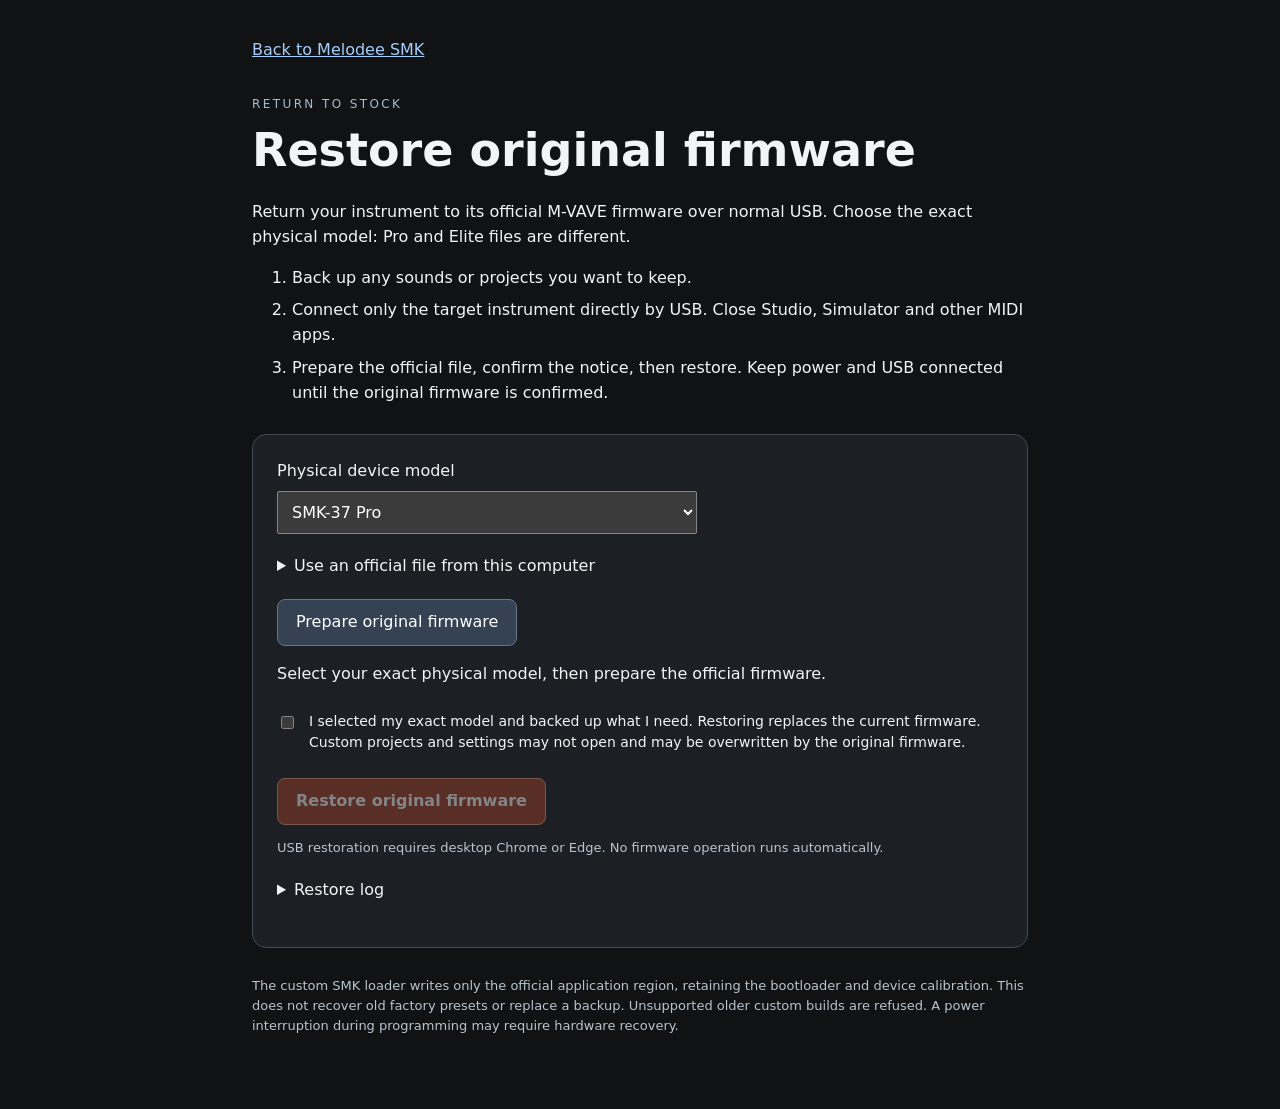
<file: web/restore-stock/index.html>
<!doctype html>
<!-- SPDX-License-Identifier: GPL-3.0-only -->
<html lang="en"><head><meta charset="utf-8"><meta name="viewport" content="width=device-width,initial-scale=1"><title>Restore original firmware</title><link rel="stylesheet" href="style.css"></head>
<body><main><a id="back" href="../">Back to installer</a><p class="eyebrow">RETURN TO STOCK</p><h1>Restore original firmware</h1>
<p>Return your instrument to its official M-VAVE firmware over normal USB. Choose the exact physical model: Pro and Elite files are different.</p>
<ol><li>Back up any sounds or projects you want to keep.</li><li>Connect only the target instrument directly by USB. Close Studio, Simulator and other MIDI apps.</li><li>Prepare the official file, confirm the notice, then restore. Keep power and USB connected until the original firmware is confirmed.</li></ol>
<section><label for="model">Physical device model</label><select id="model"></select>
<details><summary>Use an official file from this computer</summary><p>SMK Pro / Elite 016 downloads automatically. For FM-1, select the unmodified official V15 <code>FM-1.fwsc</code> from M-VAVE. Files are checked locally and are not uploaded.</p><input id="file" type="file" accept=".fwsc" aria-label="Official firmware file"></details>
<button id="prepare">Prepare original firmware</button><p id="status" role="status" aria-live="polite">Loading restore tools...</p>
<label class="notice"><input id="ack" type="checkbox"> I selected my exact model and backed up what I need. Restoring replaces the current firmware. Custom projects and settings may not open and may be overwritten by the original firmware.</label>
<button id="restore" disabled>Restore original firmware</button><p id="browser-note">USB restoration requires desktop Chrome or Edge. No firmware operation runs automatically.</p>
<details><summary>Restore log</summary><pre id="log" aria-live="polite"></pre><button id="save-log">Save log</button></details></section>
<p class="fine">The custom SMK loader writes only the official application region, retaining the bootloader and device calibration. This does not recover old factory presets or replace a backup. Unsupported older custom builds are refused. A power interruption during programming may require hardware recovery.</p>
</main><script type="module" src="app.js?v=usb-names-restore1"></script></body></html>
</file>
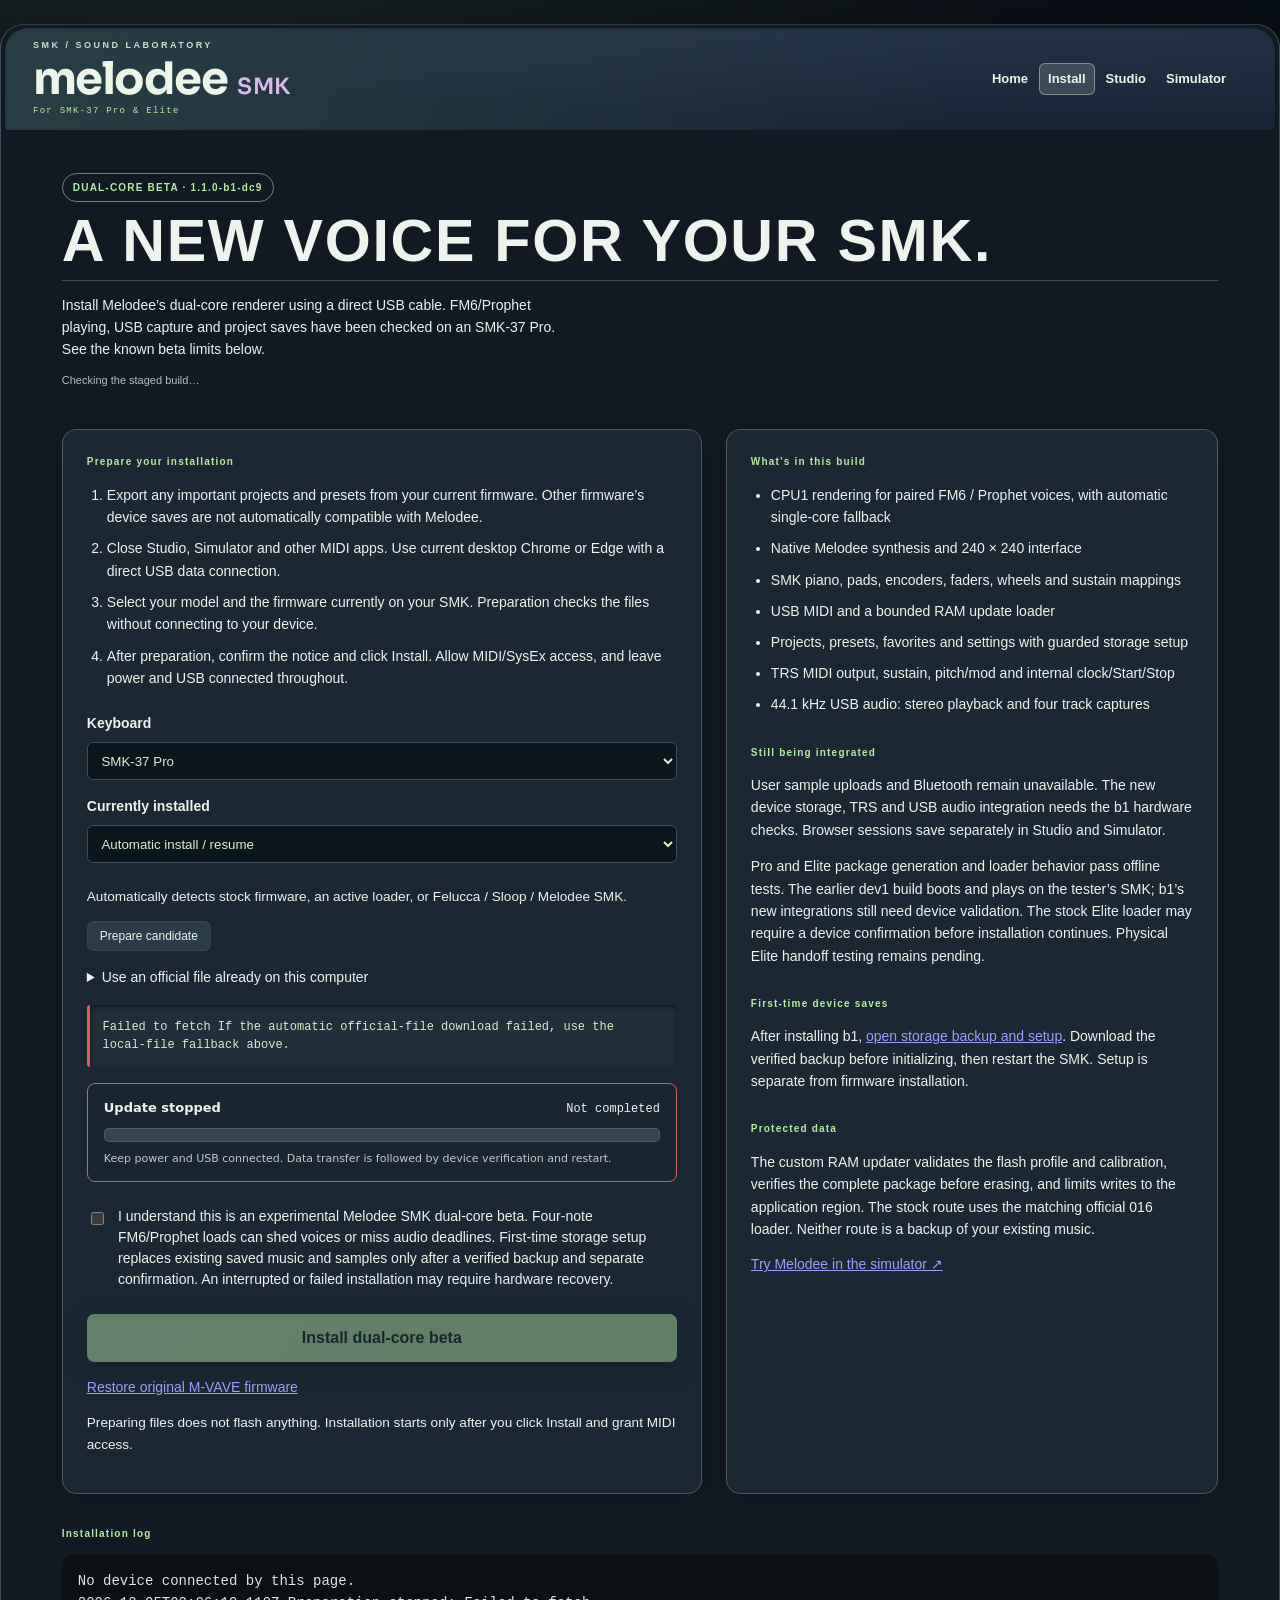
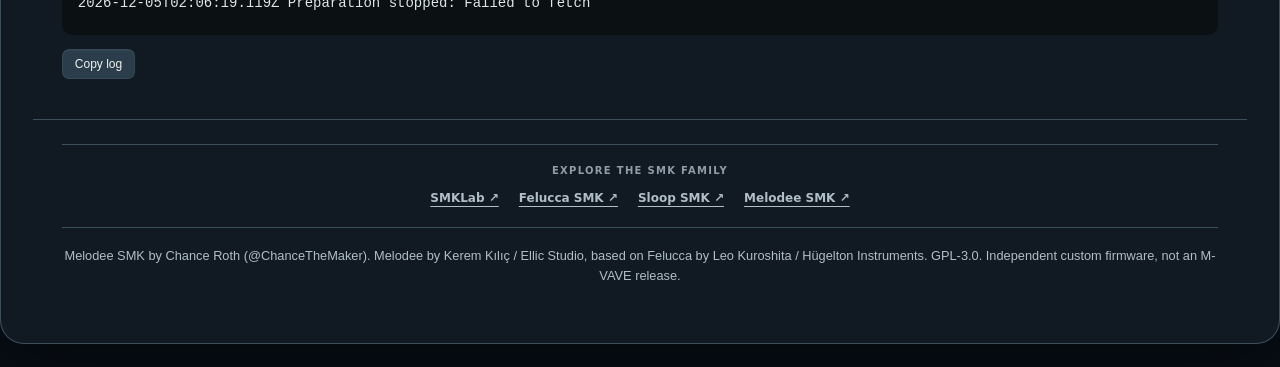
<file: web/installer.html>
<!doctype html>
<!-- SPDX-License-Identifier: GPL-3.0-only -->
<html lang="en"><head><meta charset="utf-8"><meta name="viewport" content="width=device-width,initial-scale=1"><title>Install · Melodee SMK</title><meta name="robots" content="noindex"><link rel="icon" href="favicon.svg"><link rel="stylesheet" href="fonts.css?v=melodee-full1"><link rel="stylesheet" href="skin.css"><link rel="stylesheet" href="interface.css"><link rel="stylesheet" href="melodee.css"><link rel="stylesheet" href="melodee-smk.css?v=dc7-wordmark2"><link rel="stylesheet" href="installer/installer.css"><script src="skin.js"></script><script type="module" src="installer/controller.js?v=usb-names-restore1"></script></head>
<body class="landing-page"><main id="page-top"><header class="masthead"><div class="brand-row"><div><div class="eyebrow">SMK / SOUND LABORATORY</div><h1><a class="brand-home melodee-wordmark" href="index.html">melodee <span>SMK</span></a></h1><p class="tagline">For SMK-37 Pro &amp; Elite</p></div><nav class="site-nav" aria-label="Main navigation"><a href="index.html">Home</a><a href="installer.html" aria-current="page">Install</a><a href="editor.html?audio=1">Studio</a><a href="simulator.html">Simulator</a></nav></div></header>
<section class="install-intro"><span class="release-badge">DUAL-CORE BETA · 1.1.0-b1-dc9</span><h2>A new voice for your SMK.</h2><p>Install Melodee’s dual-core renderer using a direct USB cable. FM6/Prophet playing, USB capture and project saves have been checked on an SMK-37 Pro. See the known beta limits below.</p><p class="candidate-version" id="version">Checking the staged build…</p></section>
<section class="install-grid"><article class="install-card"><h3>Prepare your installation</h3><ol><li>Export any important projects and presets from your current firmware. Other firmware’s device saves are not automatically compatible with Melodee.</li><li>Close Studio, Simulator and other MIDI apps. Use current desktop Chrome or Edge with a direct USB data connection.</li><li>Select your model and the firmware currently on your SMK. Preparation checks the files without connecting to your device.</li><li>After preparation, confirm the notice and click Install. Allow MIDI/SysEx access, and leave power and USB connected throughout.</li></ol>
<div class="install-fields"><label>Keyboard<select id="model"><option>SMK-37 Pro</option><option>SMK-37 Elite</option></select></label><label>Currently installed<select id="route"><option value="stock">Automatic install / resume</option><option value="custom">Install / update Melodee SMK</option></select></label></div>
<p id="route-note">Automatically detects stock firmware, an active loader, or Felucca / Sloop / Melodee SMK.</p><button id="prepare" type="button">Prepare candidate</button><details class="file-fallback"><summary>Use an official file already on this computer</summary><p>Optional fallback if automatic download is unavailable. Select the unmodified official Pro 016 or Elite 016 .fwsc for your model. It stays on this computer.</p><input id="stock-file" type="file" accept=".fwsc" aria-label="Official stock firmware file"></details>
<p id="status" role="status" aria-live="polite">Loading candidate metadata…</p>    <dialog id="loader-confirm" aria-labelledby="loader-title" style="max-width:480px;background:var(--panel,#202226);color:var(--fg,#fff);border:1px solid #e49a36;border-radius:12px;padding:24px">
      <form method="dialog"><h2 id="loader-title">Confirm your Elite</h2><p>The connected loader identifies itself as <strong id="loader-identity"></strong>. That name is also used by FM-1 devices.</p><p>Continue only if the connected device is your <strong id="loader-model"></strong> with a black screen and every real FM-1 is disconnected. This will write Melodee SMK firmware to that device.</p><div style="display:flex;gap:12px;flex-wrap:wrap"><button value="cancel" autofocus>Cancel</button><button class="primary" value="continue">This is my Elite — continue</button></div></form>
    </dialog>
<label class="notice-check"><input id="confirm" type="checkbox"><span>I understand this is an experimental Melodee SMK dual-core beta. Four-note FM6/Prophet loads can shed voices or miss audio deadlines. First-time storage setup replaces existing saved music and samples only after a verified backup and separate confirmation. An interrupted or failed installation may require hardware recovery.</span></label><p id="native-usb-help" hidden>Windows SMK-37 Pro installs use the <a href="https://github.com/ChanceTheMaker/melodee-smk/tree/main#windows-usb-installation">Melodee USB helper</a>. Start it once, then install here. Allow local-network access if Chrome asks.</p><button id="install-button" class="install-primary" type="button" disabled>Install dual-core beta</button>
<p class="stock-restore-link"><a href="restore-stock/">Restore original M-VAVE firmware</a></p><p class="fine-print">Preparing files does not flash anything. Installation starts only after you click Install and grant MIDI access.</p></article>
<aside class="install-card build-notes"><h3>What’s in this build</h3><ul><li>CPU1 rendering for paired FM6 / Prophet voices, with automatic single-core fallback</li><li>Native Melodee synthesis and 240 × 240 interface</li><li>SMK piano, pads, encoders, faders, wheels and sustain mappings</li><li>USB MIDI and a bounded RAM update loader</li><li>Projects, presets, favorites and settings with guarded storage setup</li><li>TRS MIDI output, sustain, pitch/mod and internal clock/Start/Stop</li><li>44.1 kHz USB audio: stereo playback and four track captures</li></ul><h3>Still being integrated</h3><p>User sample uploads and Bluetooth remain unavailable. The new device storage, TRS and USB audio integration needs the b1 hardware checks. Browser sessions save separately in Studio and Simulator.</p><p>Pro and Elite package generation and loader behavior pass offline tests. The earlier dev1 build boots and plays on the tester’s SMK; b1’s new integrations still need device validation. The stock Elite loader may require a device confirmation before installation continues. Physical Elite handoff testing remains pending.</p><h3>First-time device saves</h3><p>After installing b1, <a href="storage.html">open storage backup and setup</a>. Download the verified backup before initializing, then restart the SMK. Setup is separate from firmware installation.</p><h3>Protected data</h3><p>The custom RAM updater validates the flash profile and calibration, verifies the complete package before erasing, and limits writes to the application region. The stock route uses the matching official 016 loader. Neither route is a backup of your existing music.</p><p id="hash" class="hash"></p><a href="simulator.html">Try Melodee in the simulator ↗</a></aside></section>
<section class="install-log"><h3>Installation log</h3><pre id="log" tabindex="0" aria-label="Installation log">No device connected by this page.</pre><button id="copy-log" type="button">Copy log</button></section><footer>
<nav class="smk-family" aria-label="SMK family"><span>Explore the SMK family</span><a href="https://chancethemaker.github.io/smklab/">SMKLab ↗</a><a href="https://chancethemaker.github.io/felucca-smk/">Felucca SMK ↗</a><a href="https://chancethemaker.github.io/sloop-smk/">Sloop SMK ↗</a><a href="https://chancethemaker.github.io/melodee-smk/">Melodee SMK ↗</a></nav>
Melodee SMK by Chance Roth (@ChanceTheMaker). Melodee by Kerem Kılıç / Ellic Studio, based on Felucca by Leo Kuroshita / Hügelton Instruments. GPL-3.0. Independent custom firmware, not an M-VAVE release.</footer></main></body></html>
</file>
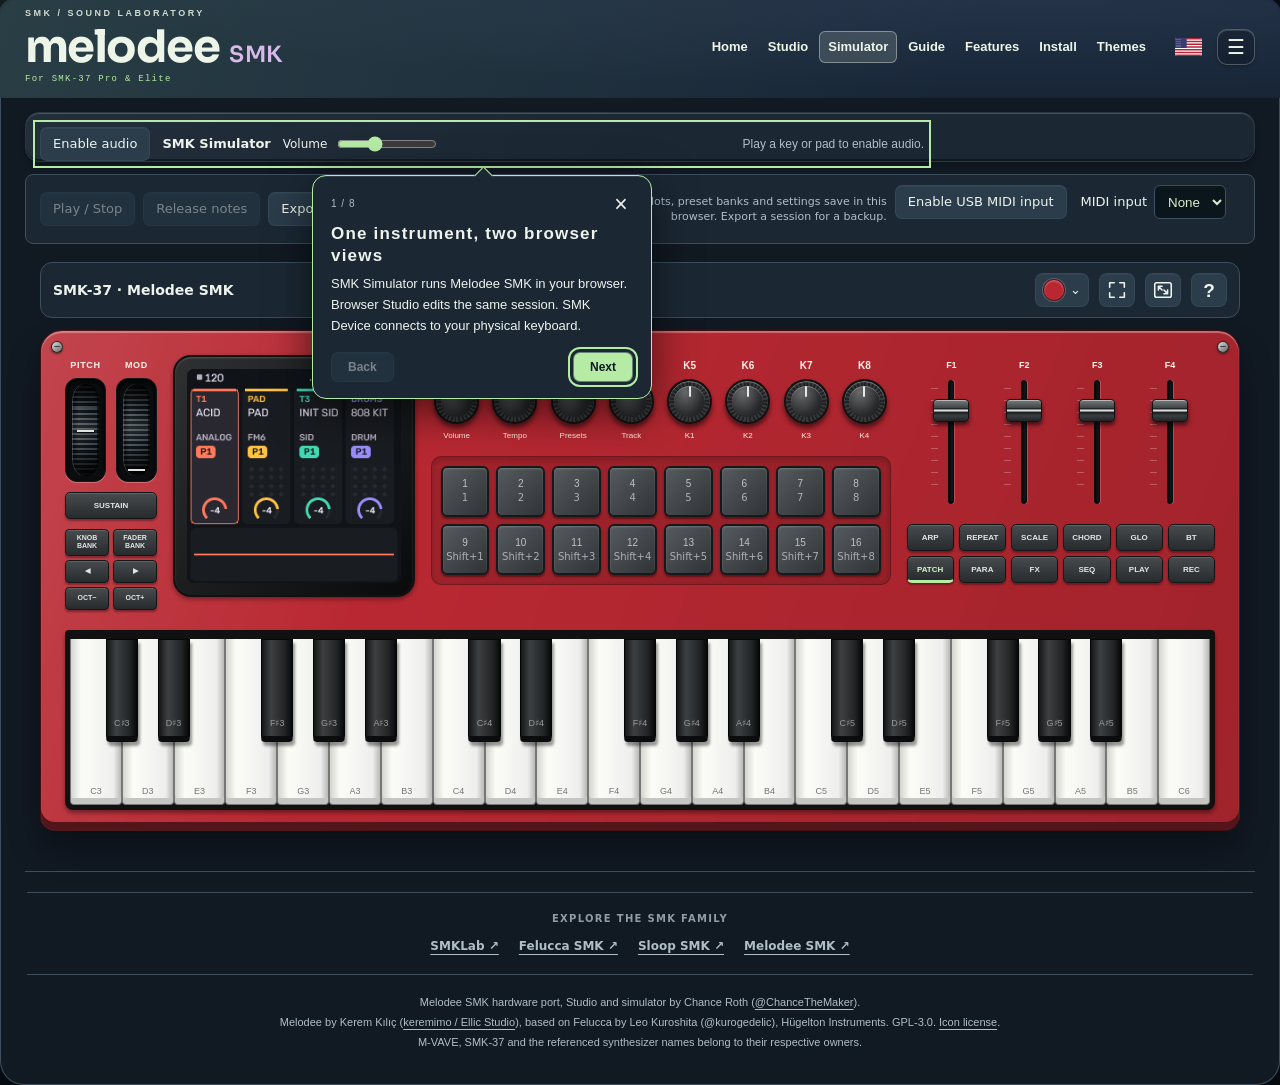
<file: web/simulator.html>
<!doctype html>
<!-- SPDX-License-Identifier: GPL-3.0-only -->
<html lang="en">
<head>
<meta charset="utf-8">
<meta name="viewport" content="width=device-width,initial-scale=1">
<title>Melodee SMK — Simulator</title>
<link rel="stylesheet" href="skin.css">
<link rel="stylesheet" href="interface.css?v=b1">
<link rel="stylesheet" href="melodee.css?v=b2-thumbs"><link rel="stylesheet" href="smk-studio.css">
<link rel="stylesheet" href="fonts.css?v=smk2">
<script src="locales.js"></script><script src="i18n.js"></script><script src="skin.js"></script>
<script defer src="site-nav.js?v=b1"></script>

<style>
body{margin:0;background:var(--bg);color:var(--fg);font:13px/1.4 system-ui,sans-serif}main{max-width:1400px;margin:auto;padding:24px}a{color:inherit}button{font:inherit;cursor:pointer}button:disabled{opacity:.45;cursor:default}[hidden]{display:none!important}.bar{display:flex;align-items:center;flex-wrap:wrap;gap:14px;margin-bottom:14px}#audio-volume-label{display:flex;align-items:center;gap:10px}#audio-volume{width:120px}#audio-status{margin-left:auto}.sim-intro{padding:28px 0;text-align:center}.sim-intro h2{font-size:24px}.sim-intro p{color:var(--dim)}footer{font-size:11px;line-height:1.8;margin-top:24px}#session-status{flex:1;text-align:right}@media(max-width:700px){main{padding:12px}#audio-status{width:100%;margin:0}}
</style>
<link rel="stylesheet" href="melodee-smk.css?v=dc7-wordmark2"><link rel="icon" href="favicon.svg">
</head>
<body class="simulator-page">
<main id="simulator">
<header class="masthead"><div class="brand-row"><div><div class="eyebrow">SMK / SOUND LABORATORY</div><h1><a class="brand-home melodee-wordmark" href="index.html">melodee <span>SMK</span></a></h1><p class="tagline">For SMK-37 Pro &amp; Elite</p></div><nav class="site-nav" aria-label="Main navigation"><a data-nav="install" href="index.html">Home</a><a data-nav="studio" href="editor.html?audio=1">Studio</a><a data-nav="simulator" href="simulator.html">Simulator</a><a data-nav="manual" href="index.html#guide">Guide</a><a data-nav="features" href="index.html#features">Features</a></nav><div class="brand-links"><button id="lang" class="lang" type="button" aria-label="Language"></button></div></div><div data-appearance class="appearance"></div></header>
<header class="top">
  <div class="bar" id="audio-mode"><button id="sim-audio" type="button">Enable audio</button><strong>SMK Simulator</strong><label id="audio-volume-label">Volume <input id="audio-volume" type="range" min="0" max="100" value="35" aria-label="Browser audio volume"></label><span id="audio-status" role="status">Play in your browser. No device needed.</span></div>
</header>
<div id="browser-session"><button id="session-play" type="button" disabled>Play / Stop</button><button id="session-panic" type="button" disabled>Release notes</button><button id="session-export" type="button" disabled>Export session</button><button id="session-import" type="button" disabled>Import session</button><input id="session-file" type="file" accept=".json,application/json" hidden><span id="session-status" role="status">Shares browser sessions with Studio.</span></div>
<section class="sim-intro" id="sim-intro"><h2>Your SMK, right in the browser.</h2><p>Starting the native Melodee SMK engine. If your browser blocks autoplay, click Enable audio.</p></section>
<section id="smk-simulator" hidden aria-label="SMK hardware simulator"></section>
<noscript>This simulator requires JavaScript and a browser with Web Audio support.</noscript>
<footer>
<nav class="smk-family" aria-label="SMK family"><span>Explore the SMK family</span><a href="https://chancethemaker.github.io/smklab/">SMKLab ↗</a><a href="https://chancethemaker.github.io/felucca-smk/">Felucca SMK ↗</a><a href="https://chancethemaker.github.io/sloop-smk/">Sloop SMK ↗</a><a href="https://chancethemaker.github.io/melodee-smk/">Melodee SMK ↗</a></nav>
Melodee SMK hardware port, Studio and simulator by Chance Roth (<a href="https://github.com/ChanceTheMaker">@ChanceTheMaker</a>).<br>Melodee by Kerem Kılıç (<a href="https://github.com/keremimo/melodee">keremimo / Ellic Studio</a>), based on Felucca by Leo Kuroshita (@kurogedelic), Hügelton Instruments. GPL-3.0. <a href="FUKIAI-LICENSE.txt">Icon license</a>.<br>M-VAVE, SMK-37 and the referenced synthesizer names belong to their respective owners.</footer>
</main>
<script type="module" src="simulator-page.js?pads=1&scope=off"></script>
</body>
</html>
</file>
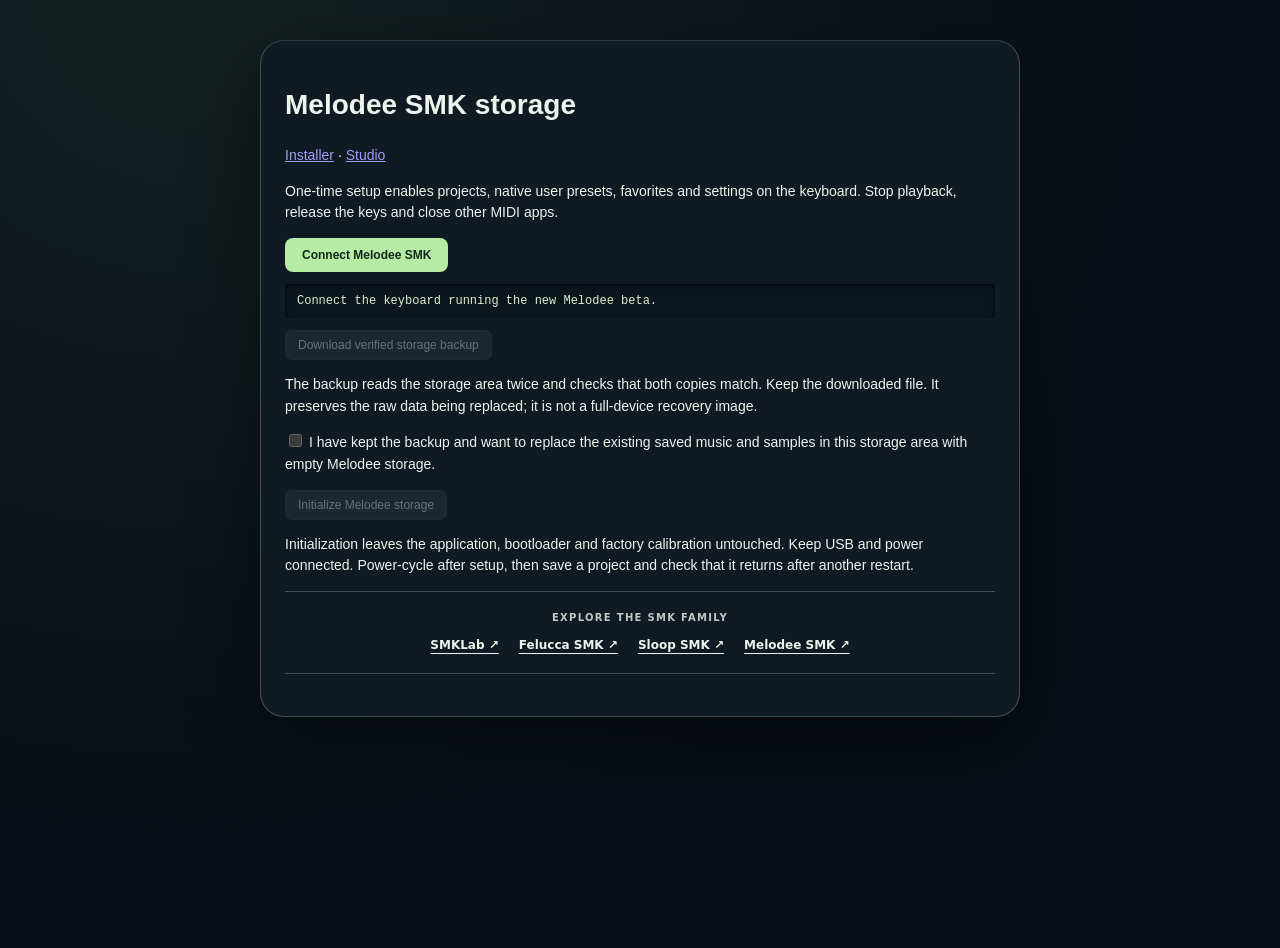
<file: web/storage.html>
<!doctype html><html lang="en"><meta charset="utf-8"><meta name="viewport" content="width=device-width,initial-scale=1"><title>Storage setup · Melodee SMK</title><link rel="stylesheet" href="fonts.css?v=melodee-full1"><link rel="stylesheet" href="skin.css"><link rel="stylesheet" href="interface.css"><link rel="stylesheet" href="melodee-smk.css?v=dc7-wordmark2"><script src="skin.js"></script><main style="max-width:760px;margin:40px auto;padding:24px"><h1>Melodee SMK storage</h1><p><a href="installer.html">Installer</a> · <a href="editor.html">Studio</a></p><p>One-time setup enables projects, native user presets, favorites and settings on the keyboard. Stop playback, release the keys and close other MIDI apps.</p><button id="connect">Connect Melodee SMK</button><p id="status" role="status">Connect the keyboard running the new Melodee beta.</p><button id="backup" disabled>Download verified storage backup</button><p>The backup reads the storage area twice and checks that both copies match. Keep the downloaded file. It preserves the raw data being replaced; it is not a full-device recovery image.</p><label><input id="confirm" type="checkbox" disabled> I have kept the backup and want to replace the existing saved music and samples in this storage area with empty Melodee storage.</label><p><button id="initialize" disabled>Initialize Melodee storage</button></p><p>Initialization leaves the application, bootloader and factory calibration untouched. Keep USB and power connected. Power-cycle after setup, then save a project and check that it returns after another restart.</p><pre id="log" style="white-space:pre-wrap"></pre>
<nav class="smk-family" aria-label="SMK family"><span>Explore the SMK family</span><a href="https://chancethemaker.github.io/smklab/">SMKLab ↗</a><a href="https://chancethemaker.github.io/felucca-smk/">Felucca SMK ↗</a><a href="https://chancethemaker.github.io/sloop-smk/">Sloop SMK ↗</a><a href="https://chancethemaker.github.io/melodee-smk/">Melodee SMK ↗</a></nav>
</main><script type="module" src="storage-setup.js?v=smk-b1"></script></html>
</file>
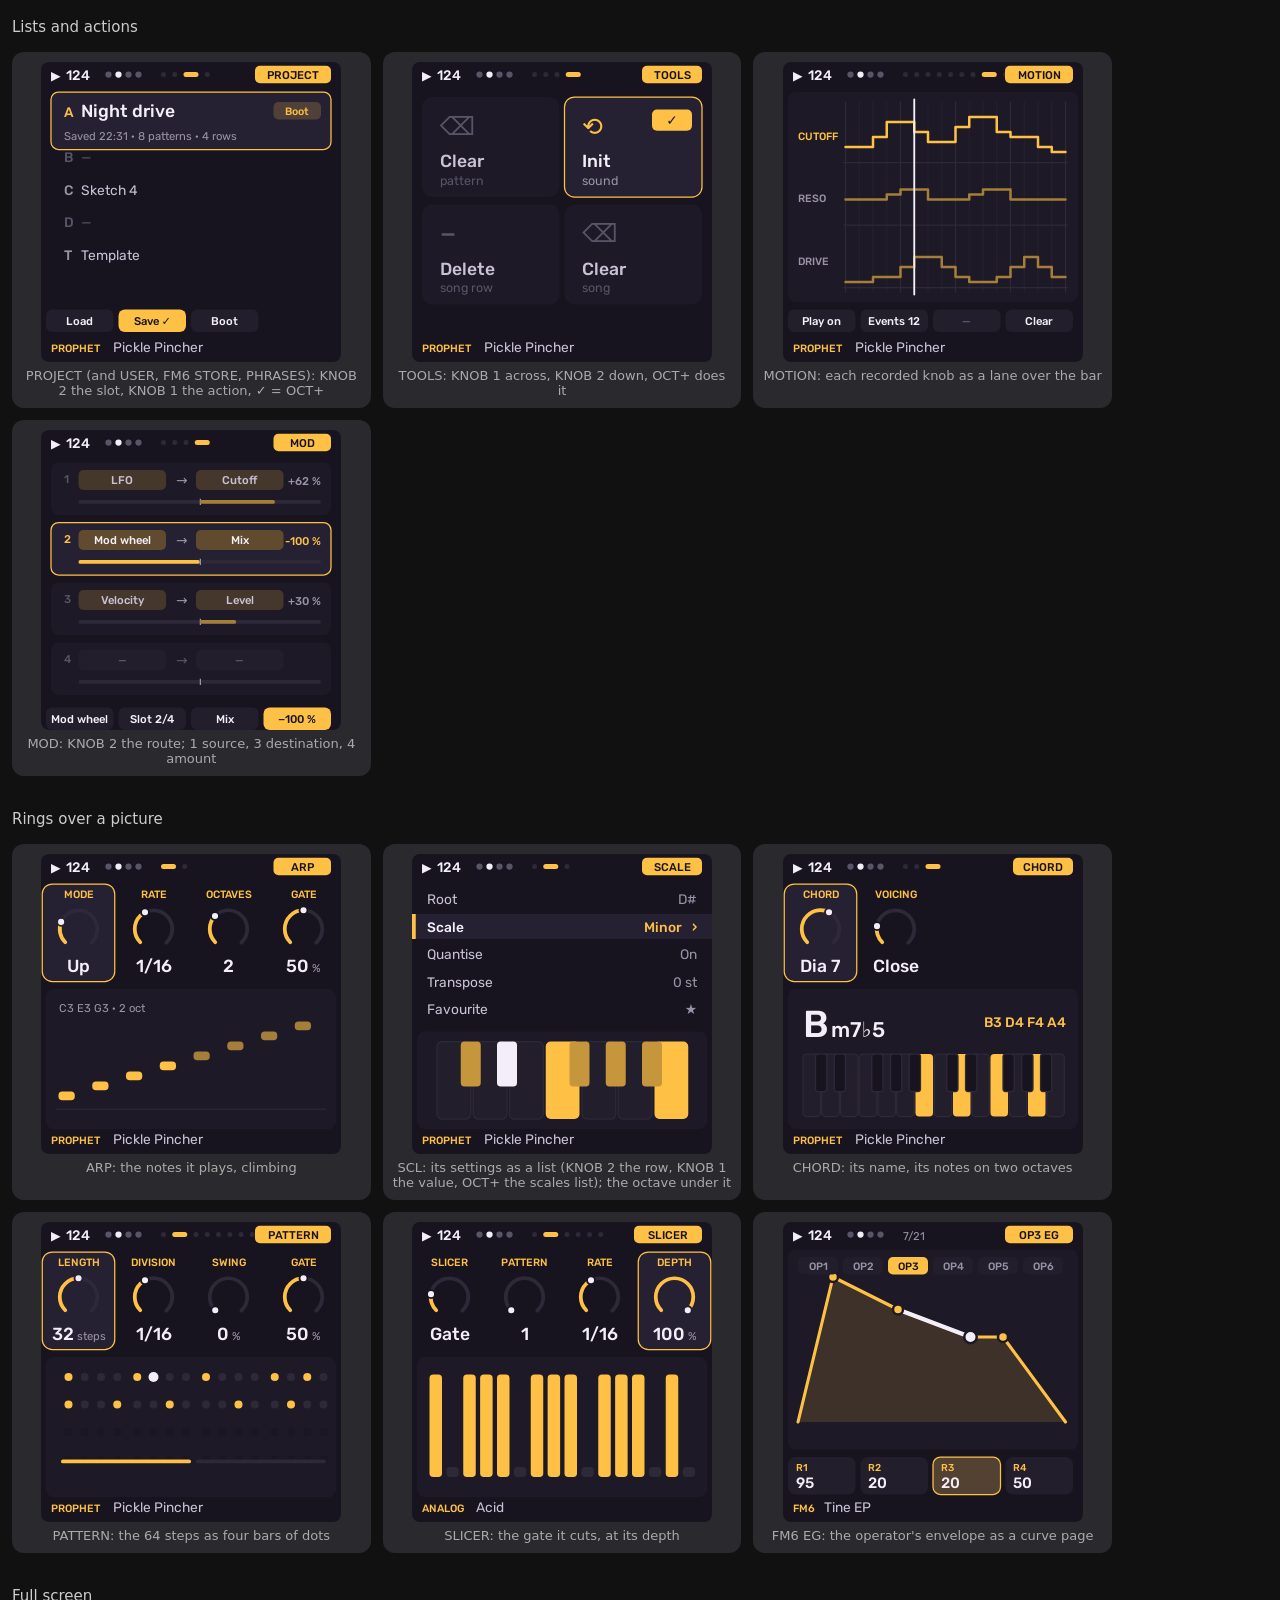
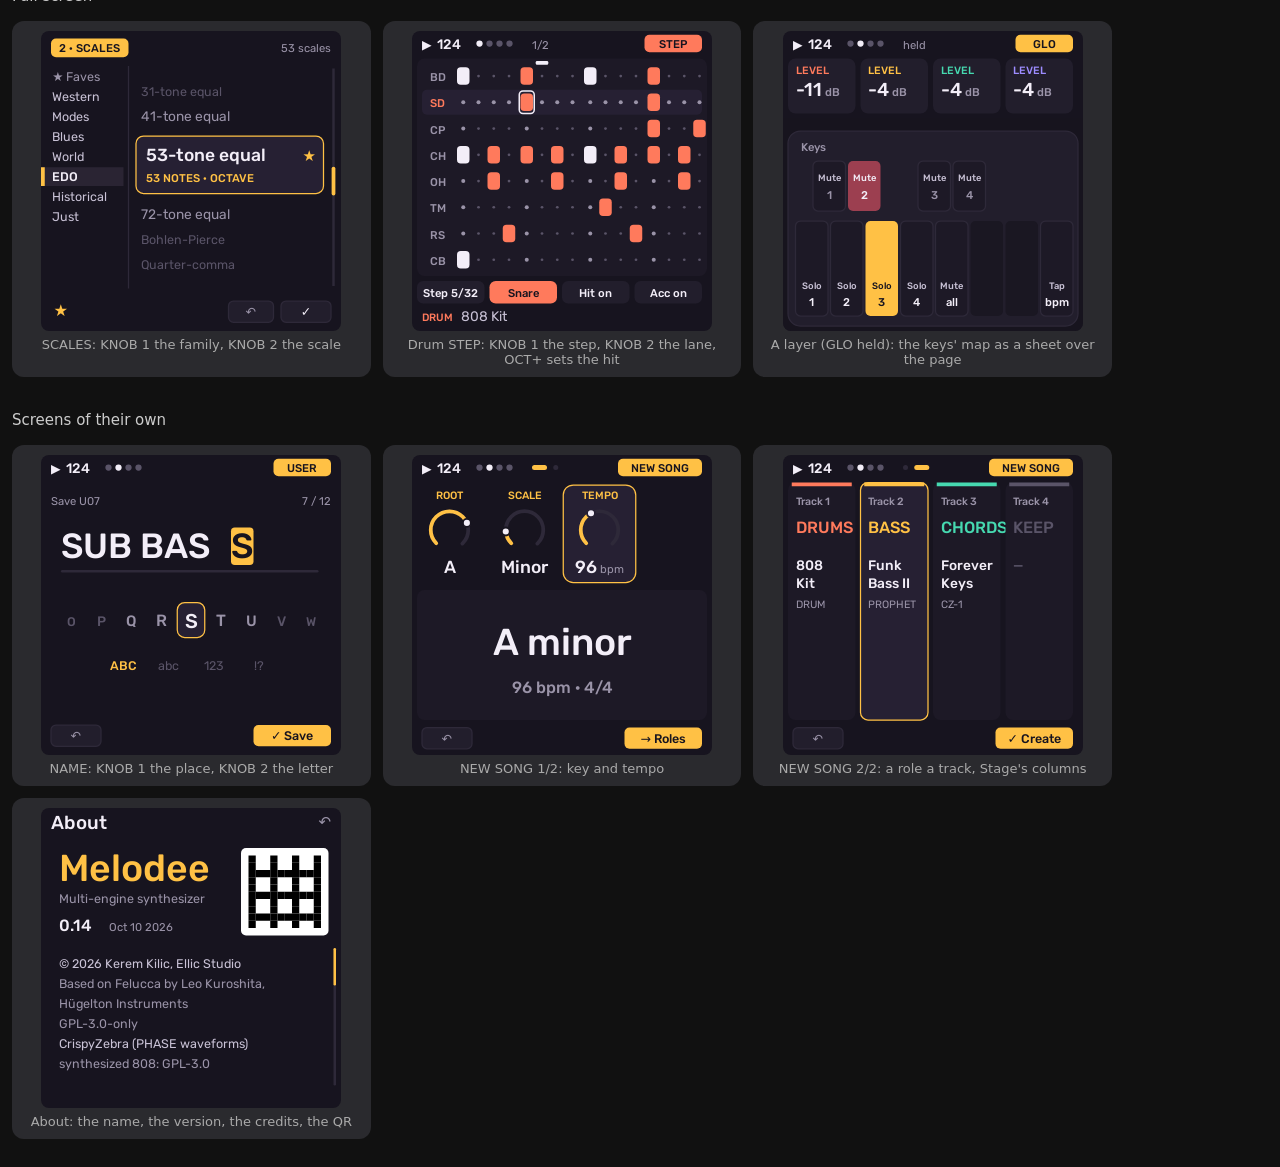
<file: docs/design/mock/r6_pages.html>
<!doctype html><html><head><meta charset="utf-8"><style>
:root{--surface-1:#2a2a2e;--text-secondary:#aaa}
body{background:#111;color:#eee;font-family:system-ui;margin:12px;width:1100px}
.sr-only{position:absolute;width:1px;height:1px;overflow:hidden;clip:rect(0,0,0,0)}
</style></head><body><style>
@import url('https://fonts.googleapis.com/css2?family=Rubik:wght@400;500&display=swap');
.mg{display:grid;grid-template-columns:repeat(3,minmax(0,1fr));gap:12px;padding:1rem 0}
.mc{background:var(--surface-1);border-radius:12px;padding:10px;display:flex;flex-direction:column;align-items:center;gap:6px}
.mc svg{width:100%;max-width:300px;border-radius:8px;font-family:Rubik,system-ui,sans-serif}
.cap{font-size:13px;color:var(--text-secondary);text-align:center}
h3{font:500 15px system-ui;color:#ccc;margin:18px 0 0}
</style>
<h2 class="sr-only">R6: the pages left after R5, in the same language: lists as cards, actions as glyph keys, every page its own picture.</h2>
<h3>Lists and actions</h3>
<div class="mg">
<div class="mc"><svg viewBox="0 0 240 240" id="q_project"></svg><div class="cap">PROJECT (and USER, FM6 STORE, PHRASES): KNOB 2 the slot, KNOB 1 the action, ✓ = OCT+</div></div>
<div class="mc"><svg viewBox="0 0 240 240" id="q_tools"></svg><div class="cap">TOOLS: KNOB 1 across, KNOB 2 down, OCT+ does it</div></div>
<div class="mc"><svg viewBox="0 0 240 240" id="q_motion"></svg><div class="cap">MOTION: each recorded knob as a lane over the bar</div></div>
<div class="mc"><svg viewBox="0 0 240 240" id="q_mod"></svg><div class="cap">MOD: KNOB 2 the route; 1 source, 3 destination, 4 amount</div></div>
</div>
<h3>Rings over a picture</h3>
<div class="mg">
<div class="mc"><svg viewBox="0 0 240 240" id="q_arp"></svg><div class="cap">ARP: the notes it plays, climbing</div></div>
<div class="mc"><svg viewBox="0 0 240 240" id="q_scl"></svg><div class="cap">SCL: its settings as a list (KNOB 2 the row, KNOB 1 the value, OCT+ the scales list); the octave under it</div></div>
<div class="mc"><svg viewBox="0 0 240 240" id="q_chord"></svg><div class="cap">CHORD: its name, its notes on two octaves</div></div>
<div class="mc"><svg viewBox="0 0 240 240" id="q_pattern"></svg><div class="cap">PATTERN: the 64 steps as four bars of dots</div></div>
<div class="mc"><svg viewBox="0 0 240 240" id="q_slicer"></svg><div class="cap">SLICER: the gate it cuts, at its depth</div></div>
<div class="mc"><svg viewBox="0 0 240 240" id="q_fmeg"></svg><div class="cap">FM6 EG: the operator's envelope as a curve page</div></div>
</div>
<h3>Full screen</h3>
<div class="mg">
<div class="mc"><svg viewBox="0 0 240 240" id="q_scales"></svg><div class="cap">SCALES: KNOB 1 the family, KNOB 2 the scale</div></div>
<div class="mc"><svg viewBox="0 0 240 240" id="q_grid"></svg><div class="cap">Drum STEP: KNOB 1 the step, KNOB 2 the lane, OCT+ sets the hit</div></div>
<div class="mc"><svg viewBox="0 0 240 240" id="q_layer"></svg><div class="cap">A layer (GLO held): the keys' map as a sheet over the page</div></div>
</div>
<h3>Screens of their own</h3>
<div class="mg">
<div class="mc"><svg viewBox="0 0 240 240" id="q_name"></svg><div class="cap">NAME: KNOB 1 the place, KNOB 2 the letter</div></div>
<div class="mc"><svg viewBox="0 0 240 240" id="q_newkey"></svg><div class="cap">NEW SONG 1/2: key and tempo</div></div>
<div class="mc"><svg viewBox="0 0 240 240" id="q_newroles"></svg><div class="cap">NEW SONG 2/2: a role a track, Stage's columns</div></div>
<div class="mc"><svg viewBox="0 0 240 240" id="q_about"></svg><div class="cap">About: the name, the version, the credits, the QR</div></div>
</div>
<script>
const C=['#FF7A5C','#FFC145','#46D9B0','#9D8CFF'],TX='#F3EEF8',MD='#9A93A8',DM='#5A5468',LN='#2E2939',SF='#221E2C',BG='#17141F',PN='#1D1926',RS='#262033',SC='#C9C2D6',REC='#FF5A6E',QT='#1A1722';
const t=(x,y,s,f,c,a,w)=>`<text x="${x}" y="${y}" font-size="${f}" fill="${c}" ${a?`text-anchor="${a}"`:''} font-weight="${w?500:400}">${s}</text>`;
const r=(x,y,w,h,f,rx,st,dash,sw)=>`<rect x="${x}" y="${y}" width="${w}" height="${h}" rx="${rx==null?4:rx}" fill="${f}" ${st?`stroke="${st}" stroke-width="${sw||1}"`:''} ${dash?'stroke-dasharray="3 2"':''}/>`;
const mix=(a,b,k)=>{const p=h=>[1,3,5].map(i=>parseInt(h.substr(i,2),16));const A=p(a),B=p(b);return '#'+A.map((v,i)=>Math.round(v*k+B[i]*(1-k)).toString(16).padStart(2,'0')).join('')};
const path=(d,c,w,fill)=>`<path d="${d}" fill="${fill||'none'}" stroke="${c}" stroke-width="${w||2}" stroke-linejoin="round" stroke-linecap="round"/>`;
const head=(chip,c,sel,pages,pg,filled)=>{let s=t(8,14,'▶',10,TX)+t(20,14,'124',11,TX,0,1)+[0,1,2,3].map(i=>`<circle cx="${54+i*8}" cy="10" r="2.5" fill="${i==sel?TX:DM}"/>`).join('');
 let x=96;if(pages)for(let i=0;i<pages;i++){const w=i==pg?12:4;s+=r(x,8,w,4,i==pg?c:LN,2);x+=w+5}
 const w=Math.max(46,chip.length*6.4+16);return s+r(232-w,3,w,14,c,4)+t(232-w/2,13.5,chip,9,BG,'middle',1)};
const arc=(cx,cy,R,f,c,w)=>{const L=2*Math.PI*R,a=`transform="rotate(135 ${cx} ${cy})"`;return `<circle cx="${cx}" cy="${cy}" r="${R}" fill="none" stroke="${LN}" stroke-width="${w}" stroke-dasharray="${L*.75} ${L}" ${a} stroke-linecap="round"/><circle cx="${cx}" cy="${cy}" r="${R}" fill="none" stroke="${c}" stroke-width="${w}" stroke-dasharray="${L*.75*f} ${L}" ${a} stroke-linecap="round"/>`};
const dot=(cx,cy,R,f,bg)=>{const a=(135+270*f)*Math.PI/180;return `<circle cx="${(cx+R*Math.cos(a)).toFixed(1)}" cy="${(cy+R*Math.sin(a)).toFixed(1)}" r="3.2" fill="${TX}" stroke="${bg}" stroke-width="1.5"/>`};
const rings=(K,c,hot)=>{let s='';K.forEach((k,i)=>{const cx=30+i*60,cy=60,h=i==hot;if(h)s+=r(cx-29,24,58,78,RS,8,c);
 s+=t(cx,35,k[0],8.5,c,'middle',1)+arc(cx,cy,15,k[3],c,3)+dot(cx,cy,15,k[3],h?RS:BG)+t(cx,94,k[1]+`<tspan font-size="9" fill="${MD}" font-weight="400">${k[2]?' '+k[2]:''}</tspan>`,14,TX,'middle',1)});return s};
const sound=(eng,name,c)=>t(8,232,eng,8.5,c,0,1)+t(8+eng.length*6.2+6,232,name,11,SC);
const panel=(y,h)=>r(4,y,232,h,PN,6);
const chips=(L,c,hot,y)=>{let s='';L.forEach((q,i)=>{const x=4+i*58,h=i==hot;s+=r(x,y,54,18,h?c:SF,5)+t(x+27,y+12.5,q,9,h?BG:(q.endsWith('—')?DM:TX),'middle',1)});return s};
const key=(x,y,w,glyph,label,on,c)=>r(x,y,w,17,on?c:SF,4,on?null:LN)+t(x+w/2,y+12,glyph+(label?'  '+label:''),10,on?BG:MD,'middle',1);
const c=C[1],d=C[0];
const put=(id,s)=>document.getElementById(id).innerHTML=r(0,0,240,240,BG,0)+s;
/* PROJECT */
{let s=head('PROJECT',c,1,4,2);const P=[['A','Night drive','Boot',1],['B','—','',0],['C','Sketch 4','',1],['D','—','',0],['T','Template','',1]];
 P.forEach((p,i)=>{const sel=i==0,y=i==0?24:42+i*26;if(sel){s+=r(8,24,224,46,RS,6,c)+t(18,44,p[0],11,c,0,1)+t(32,44,p[1],14,TX,0,1)+r(186,32,38,14,mix(c,RS,.2),4)+t(205,42,p[2],8.5,c,'middle',1)+t(18,62,'Saved 22:31 · 8 patterns · 4 rows',9,MD)}
 else s+=t(18,y+12,p[0],11,p[3]?MD:DM,0,1)+t(32,y+12,p[1],11,p[3]?SC:DM)});
 s+=chips(['Load','Save ✓','Boot'],c,1,198)+sound('PROPHET','Pickle Pincher',c);put('q_project',s)}
/* TOOLS */
{let s=head('TOOLS',c,1,4,3);const T=[['Clear','pattern','⌫'],['Init','sound','⟲'],['Delete','song row','−'],['Clear','song','⌫']];
 T.forEach((q,i)=>{const x=8+(i%2)*114,y=28+Math.floor(i/2)*86,on=i==1;s+=r(x,y,110,80,on?RS:PN,8,on?c:null)+t(x+14,y+30,q[2],20,on?c:DM,0,1)+t(x+14,y+56,q[0],14,on?TX:SC,0,1)+t(x+14,y+70,q[1],10,on?MD:DM);if(on)s+=r(x+70,y+10,32,17,c,4)+t(x+86,y+22,'✓',11,BG,'middle',1)});
 s+=sound('PROPHET','Pickle Pincher',c);put('q_tools',s)}
/* MOTION */
{let s=head('MOTION',c,1,9,7)+panel(24,168);const L=[['CUTOFF',[3,3,5,8,8,6,4,4,7,9,9,6,5,5,3,2]],['RESO',[5,5,5,6,7,7,5,5,5,6,7,7,5,5,5,5]],['DRIVE',[1,1,2,2,4,6,6,4,2,1,1,2,4,6,4,2]]];
 for(let b=0;b<=16;b++)s+=path(`M${50+b*11} 32 L${50+b*11} 184`,b%4?mix(LN,PN,.5):LN,1);
 L.forEach((l,i)=>{const y0=36+i*50,cc=i==0?c:mix(c,PN,.6);s+=t(12,y0+26,l[0],8.5,i==0?c:MD,0,1);let p='';l[1].forEach((v,k)=>{const x=50+k*11,y=y0+44-v*4;p+=(k?`L${x} ${y} `:`M${x} ${y} `)+`L${x+11} ${y} `});s+=path(p,cc,2)+r(48,y0+44,180,1,LN,0)});
 s+=path('M105 30 L105 186',TX,1.5)+chips(['Play on','Events 12','—','Clear'],c,-1,198)+sound('PROPHET','Pickle Pincher',c);put('q_motion',s)}
/* MOD */
{let s=head('MOD',c,1,4,3);const M=[['LFO','Cutoff',.62],['Mod wheel','Mix',-1],['Velocity','Level',.3],['—','—',0]];
 M.forEach((m,i)=>{const y=26+i*48,sel=i==1,off=m[0]=='—';s+=r(8,y,224,42,sel?RS:PN,6,sel?c:null)+t(18,y+16,String(i+1),9,sel?c:DM,0,1);
 s+=r(30,y+6,70,16,off?SF:mix(c,PN,sel?.3:.18),4)+t(65,y+17.5,m[0],9,off?DM:(sel?TX:SC),'middle',1)+t(108,y+18,'→',11,off?DM:MD)+r(124,y+6,70,16,off?SF:mix(c,PN,sel?.3:.18),4)+t(159,y+17.5,m[1],9,off?DM:(sel?TX:SC),'middle',1);
 const a=m[2];s+=t(224,y+18,off?'':(a>0?'+':'')+Math.round(a*100)+' %',9,sel?c:MD,'end',1)+r(30,y+30,194,3,LN,1.5)+r(127,y+29,1,5,MD,0);if(a)s+=r(a>0?127:127+97*a,y+30,Math.abs(97*a),3,sel?c:mix(c,PN,.6),1.5)});
 s+=chips(['Mod wheel','Slot 2/4','Mix','−100 %'],c,3,222);put('q_mod',s)}
/* ARP */
{let s=head('ARP',c,1,2,0)+rings([['MODE','Up','',.25],['RATE','1/16','',.4],['OCTAVES','2','',.33],['GATE','50','%',.5]],c,0)+panel(108,112);
 const N=[0,1,2,3,4,5,6,7];N.forEach((k)=>{const x=14+k*27,row=k%4+(k>=4?4:0);s+=r(x,198-row*8-8,13,7,k<4?c:mix(c,PN,.6),3)});
 s+=t(14,126,'C3 E3 G3 · 2 oct',9,MD)+path('M12 204 L228 204',LN,1)+sound('PROPHET','Pickle Pincher',c);put('q_arp',s)}
/* SCL: a list of its settings (KNOB 2 the row, KNOB 1 its value, OCT+ its list), the octave under it */
{let s=head('SCALE',c,1,3,1);const L=[['Root','D#',0],['Scale','Minor',1],['Quantise','On',0],['Transpose','0 st',0],['Favourite','★',0]];
 L.forEach((q,i)=>{const y=26+i*22,on=i==1;if(on)s+=r(0,y,240,20,RS,0)+r(0,y,3,20,c,0);s+=t(12,y+14,q[0],11,on?TX:SC,0,on)+t(on?216:228,y+14,q[1],11,on?c:MD,'end',on)+(q[2]?t(228,y+14,'›',12,on?c:MD,'end',1):'')});
 s+=r(4,142,232,78,PN,6);const W=[0,2,4,5,7,9,11],inS=[3,5,6,8,10,11,1],root=3;
 W.forEach((n,i)=>{const x=20+i*29,on=inS.includes(n);s+=r(x,150,27,62,on?c:SF,4,on?null:LN)});
 [[1,0],[3,1],[6,3],[8,4],[10,5]].forEach(([n,i])=>{const x=20+i*29+19,on=inS.includes(n);s+=r(x,150,16,36,n==root?TX:on?mix(c,BG,.75):BG,3,on||n==root?null:LN)});
 s+=sound('PROPHET','Pickle Pincher',c);put('q_scl',s)}
/* CHORD */
{let s=head('CHORD',c,1,3,2)+rings([['CHORD','Dia 7','',.6],['VOICING','Close','',.2],['',' ','',0],['','','',0]].slice(0,2),c,0)+panel(108,112);
 s+=t(16,146,'B',30,TX,0,1)+t(38,146,'m7♭5',17,TX,0,1)+t(226,138,'B3 D4 F4 A4',11,c,'end',1);
 for(let i=0;i<14;i++){const n=[0,2,4,5,7,9,11][i%7]+12*Math.floor(i/7),on=[11,14,17,21].includes(n+0)||[11,2+12,5+12,9+12].includes(n);s+=r(16+i*15,160,14,50,on?c:SF,3,on?null:LN)}
 [1,3,6,8,10,13,15,18,20,22].forEach((n,j)=>{const w=[0,1,3,4,5,7,8,10,11,12][j];s+=r(16+w*15+10,160,9,30,BG,2,LN)});
 s+=sound('PROPHET','Pickle Pincher',c);put('q_chord',s)}
/* PATTERN */
{let s=head('PATTERN',c,1,9,1)+rings([['LENGTH','32','steps',.5],['DIVISION','1/16','',.4],['SWING','0','%',0],['GATE','50','%',.5]],c,0)+panel(108,112);
 const on='1000100010001010100100100010010010001000100010101001001000100100';
 for(let k=0;k<64;k++){const x=22+(k%16)*13+Math.floor((k%16)/4)*3,y=124+Math.floor(k/16)*22,ph=k==5,act=k<32;s+=`<circle cx="${x}" cy="${y}" r="${ph?4:3.2}" fill="${ph?TX:!act?QT:on[k]=='1'?c:LN}"/>`}
 s+=r(16,190,104,3,c,1.5)+r(124,190,104,3,LN,1.5)+sound('PROPHET','Pickle Pincher',c);put('q_pattern',s)}
/* SLICER */
{let s=head('SLICER',c,1,6,1)+rings([['SLICER','Gate','',.2],['PATTERN','1','',0],['RATE','1/16','',.4],['DEPTH','100','%',1]],c,3)+panel(108,112);
 const g='1011101110111010';for(let k=0;k<16;k++){const x=14+k*13.5,on=g[k]=='1';s+=r(x,on?122:196,10,on?82:8,on?c:LN,3)}
 s+=sound('ANALOG','Acid',c);put('q_slicer',s)}
/* FM6 EG */
{let s=head('OP3 EG',c,1,0,0)+t(96,14,'7/21',9,MD)+r(4,22,232,160,PN,6);
 const P=[[12,160],[40,44],[92,70],[150,92],[176,92],[226,160]];let p=`M${P[0][0]} ${P[0][1]}`;P.slice(1).forEach(q=>p+=` L${q[0]} ${q[1]}`);
 s+=`<path d="${p} L226 160 Z" fill="${mix(c,PN,.14)}"/>`+path(p,c,2.5)+path(`M${P[2][0]} ${P[2][1]} L${P[3][0]} ${P[3][1]}`,TX,3.5);
 P.slice(1,5).forEach((q,i)=>s+=`<circle cx="${q[0]}" cy="${q[1]}" r="${i==2?5:4}" fill="${i==2?TX:c}" stroke="${PN}" stroke-width="2"/>`);
 ['OP1','OP2','OP3','OP4','OP5','OP6'].forEach((o,i)=>s+=r(12+i*36,28,32,14,i==2?c:SF,4)+t(28+i*36,38,o,8.5,i==2?BG:MD,'middle',1));
 [['R1','95',''],['R2','20',''],['R3','20',''],['R4','50','']].forEach((k,i)=>{const x=4+i*58,h=i==2;s+=r(x,188,54,30,h?mix(c,SF,.22):SF,6,h?c:null)+t(x+6,199,k[0],8,c,0,1)+t(x+6,213,k[1],12,TX,0,1)});
 s+=sound('FM6','Tine EP',c);put('q_fmeg',s)}
/* SCALES picker */
{let s=r(8,6,62,15,c,4)+t(39,17,'2 · SCALES',9,BG,'middle',1)+t(232,17,'53 scales',9,MD,'end');
 ['★ Faves','Western','Modes','Blues','World','EDO','Historical','Just'].forEach((f,i)=>{const y=40+i*16,sel=i==5;if(sel)s+=r(0,y-11,66,15,'#2A2433',0)+r(0,y-11,3,15,c,0);s+=t(9,y,f,10,sel?TX:i==0?MD:SC,0,sel)});
 s+=`<line x1="70" y1="28" x2="70" y2="206" stroke="${LN}"/>`+t(80,52,'31-tone equal',10,DM)+t(80,72,'41-tone equal',11,MD)+r(76,84,150,46,RS,6,c)+t(84,104,'53-tone equal',14,TX,0,1)+t(84,121,'53 NOTES · OCTAVE',9,c,0,1)+t(220,104,'★',12,c,'end')+t(80,150,'72-tone equal',11,MD)+t(80,170,'Bohlen-Pierce',10,DM)+t(80,190,'Quarter-comma',10,DM);
 s+=`<line x1="234" y1="30" x2="234" y2="204" stroke="${LN}" stroke-width="2"/><line x1="234" y1="110" x2="234" y2="130" stroke="${c}" stroke-width="3" stroke-linecap="round"/>`+t(10,228,'★',13,c)+key(150,216,36,'↶','',0,c)+key(192,216,40,'✓','',0,c).replace(`fill="${MD}"`,`fill="${TX}"`);put('q_scales',s)}
/* drum grid */
{let s=head('STEP',d,0,0,0)+t(96,14,'1/2',9,MD)+r(4,22,232,174,PN,6);const LN8=['BD','SD','CP','CH','OH','TM','RS','CB'],G=['1000100010001000','0000100000001000','0000000000001001','1010101010101010','0010001000100010','0000000001000000','0001000000010000','1000000000000000'];
 LN8.forEach((l,i)=>{const y=28+i*21,sel=i==1;if(sel)s+=r(8,y-2,224,20,RS,4);s+=t(14,y+12,l,9,sel?d:MD,0,1);for(let k=0;k<16;k++){const x=36+k*12.2+Math.floor(k/4)*2,on=G[i][k]=='1',acc=on&&k%8==0;s+=on?r(x,y+1,10,14,acc?TX:d,3):`<circle cx="${x+5}" cy="${y+8}" r="${k%4==0||sel?1.6:1.1}" fill="${k%4==0||sel?MD:DM}"/>`}});
 s+=r(36+4*12.2+2-1,48,12,18,'none',3,TX,0,1.2)+r(36+5*12.2+2,24,10,3,TX,1)+chips(['Step 5/32','Snare','Hit on','Acc on'],d,1,200)+sound('DRUM','808 Kit',d);put('q_grid',s)}
/* layer */
{let s=head('GLO',c,1,0,0)+t(96,14,'held',9,MD);
 for(let i=0;i<4;i++)s+=r(4+i*58,22,54,44,SF,6)+t(10+i*58,34,'LEVEL',8.5,C[i],0,1)+t(10+i*58,52,['-11','-4','-4','-4'][i]+'<tspan font-size="9" fill="'+MD+'"> dB</tspan>',15,TX,0,1);
 s+=`<rect x="0" y="70" width="240" height="170" fill="${BG}" opacity=".7"/>`+r(4,80,232,156,SF,10,LN)+t(14,96,'Keys',9,MD,0,1);
 [[0,'Mute','1',0],[1,'Mute','2',1],[3,'Mute','3',0],[4,'Mute','4',0],[5,'','',0]].forEach(([i,a,b,on])=>{const x=10+i*28+14;if(a)s+=r(x,104,26,40,on?mix(REC,SF,.55):PN,4,on?null:LN)+t(x+13,120,a,7.5,on?TX:SC,'middle',1)+t(x+13,134,b,9,on?TX:MD,'middle',1)});
 const K=[['Solo','1'],['Solo','2'],['Solo','3'],['Solo','4'],['Mute','all'],['',''],['',''],['Tap','bpm']];
 K.forEach((k,i)=>{const x=10+i*28,on=i==2;s+=r(x,152,26,76,on?c:k[0]?PN:QT,4,k[0]&&!on?LN:null)+t(x+13,206,k[0],7.5,on?BG:SC,'middle',1)+t(x+13,220,k[1],9,on?BG:TX,'middle',1)});
 put('q_layer',s)}
/* NAME */
{let s=head('USER',c,1,0,0)+t(8,40,'Save U07',9,MD)+t(232,40,'7 / 12',9,MD,'end');
 s+=t(16,82,'SUB BAS',28,TX,0,1)+r(152,58,18,30,c,3)+t(161,82,'S',28,BG,'middle',1)+r(16,92,206,2,LN,1);
 const A='OPQRSTUVW'.split('');A.forEach((ch,i)=>{const x=24+i*24,on=ch=='S',dd=Math.abs(i-4);s+=on?r(x-11,118,22,28,RS,6,c)+t(x,138,ch,16,TX,'middle',1):t(x,137,ch,14-dd,dd>2?DM:MD,'middle',1)});
 [['ABC',1],['abc',0],['123',0],['!?',0]].forEach((q,i)=>s+=t(66+i*36,172,q[0],10,q[1]?c:DM,'middle',q[1]));
 s+=key(8,216,40,'↶','',0,c)+key(170,216,62,'✓','Save',1,c);put('q_name',s)}
/* NEW SONG key */
{let s=head('NEW SONG',c,1,2,0)+rings([['ROOT','A','',.75],['SCALE','Minor','',.15],['TEMPO','96','bpm',.4],['','','',0]].slice(0,3),c,2)+panel(108,104);
 s+=t(120,160,'A minor',30,TX,'middle',1)+t(120,190,'96 bpm · 4/4',13,MD,'middle',1);
 s+=key(8,218,40,'↶','',0,c)+key(170,218,62,'→','Roles',1,c);put('q_newkey',s)}
/* NEW SONG roles */
{let s=head('NEW SONG',c,1,2,1);const R=[['DRUMS','808','Kit','DRUM'],['BASS','Funk','Bass II','PROPHET'],['CHORDS','Forever','Keys','CZ-1'],['KEEP','—','','']];
 R.forEach((q,i)=>{const x=4+i*58,keep=q[0]=='KEEP',cc=keep?DM:C[i];s+=r(x,22,54,190,i==1?RS:PN,6,i==1?C[i]:null)+`<rect x="${x+3}" y="22" width="48" height="3" fill="${cc}"/>`+t(x+6,40,'Track '+(i+1),8.5,MD,0,1)+t(x+6,62,q[0],13,cc,0,1)+t(x+6,92,q[1],11,keep?DM:TX,0,1)+t(x+6,106,q[2],11,TX,0,1)+t(x+6,122,q[3],8.5,MD)});
 s+=key(8,218,40,'↶','',0,c)+key(170,218,62,'✓','Create',1,c);put('q_newroles',s)}
/* About */
{let s=t(8,17,'About',15,TX,0,1)+t(232,15,'↶',12,MD,'end');
 s+=t(14,58,'Melodee',30,c,0,1)+t(14,76,'Multi-engine synthesizer',10,MD)+t(14,98,'0.14',13,TX,0,1)+t(54,98,'Oct 10 2026',9,MD);
 s+=r(160,32,70,70,'#FFFFFF',4);for(let i=0;i<10;i++)for(let j=0;j<10;j++)if((i*7+j*3+i*j)%3==0)s+=r(166+i*5.8,38+j*5.8,5.8,5.8,'#000000',0);
 [['© 2026 Kerem Kilic, Ellic Studio',SC],['Based on Felucca by Leo Kuroshita,',MD],['Hügelton Instruments',MD],['GPL-3.0-only',MD],['CrispyZebra (PHASE waveforms)',SC],['synthesized 808: GPL-3.0',MD]].forEach((q,i)=>s+=t(14,128+i*16,q[0],10,q[1]));
 s+=r(234,112,2,110,LN,1)+r(234,112,2,30,c,1);put('q_about',s)}
</script></body></html>
</file>
<file: web/fonts.css>
/* Google Fonts: locally hosted Studio wordmark subsets; see the accompanying license files in fonts/. */
@font-face {
  font-family: 'Racing Sans One';
  font-style: normal;
  font-weight: 400;
  font-display: swap;
  src: url(fonts/racingsansone.ttf?v=studio1) format('truetype');
}

@font-face {
  font-family: 'Orbitron';
  font-style: normal;
  font-weight: 700;
  font-display: swap;
  src: url(fonts/orbitron.ttf?v=studio1) format('truetype');
}

@font-face {
  font-family: 'Audiowide';
  font-style: normal;
  font-weight: 400;
  font-display: swap;
  src: url(fonts/audiowide.ttf?v=studio1) format('truetype');
}

@font-face {
  font-family: 'Berkshire Swash';
  font-style: normal;
  font-weight: 400;
  font-display: swap;
  src: url(fonts/berkshireswash.ttf?v=studio1) format('truetype');
}

@font-face {
  font-family: 'Righteous';
  font-style: normal;
  font-weight: 400;
  font-display: swap;
  src: url(fonts/righteous.ttf?v=studio1) format('truetype');
}

@font-face {
  font-family: 'Syncopate';
  font-style: normal;
  font-weight: 700;
  font-display: swap;
  src: url(fonts/syncopate.ttf?v=studio1) format('truetype');
}

@font-face {
  font-family: 'Josefin Sans';
  font-style: normal;
  font-weight: 700;
  font-display: swap;
  src: url(fonts/josefinsans.ttf?v=studio1) format('truetype');
}

@font-face {
  font-family: 'Sora';
  font-style: normal;
  font-weight: 100 800;
  font-display: swap;
  src: url(fonts/sora.ttf?v=melodee-full1) format('truetype');
}

@font-face {
  font-family: 'Bungee';
  font-style: normal;
  font-weight: 400;
  font-display: swap;
  src: url(fonts/bungee.ttf?v=studio1) format('truetype');
}
</file>
<file: web/skin.css>
/* SPDX-License-Identifier: GPL-3.0-only */
/* Shared chassis. Add a skin by defining the same material/color tokens. */
:root[data-skin] {
  color-scheme: dark;
  --bg: #202124; --fg: #f4f0e9; --dim: #b6b4b2; --line: #515255;
  --desk: #101113; --chassis: #b12029; --chassis-dark: #70121b;
  --accent: #ffcd87; --ink: #201608; --lcd: #bde6ed; --lcd-bg: #10282e;
  --panel: #292a2d; --button: #3d3e41; --edge: #703025;
  --font: 'Segoe UI', Arial, sans-serif; --display-font: 'Consolas', 'Courier New', monospace;
  --brand-font: 'Arial Black', 'Segoe UI', sans-serif;
  --piano-active: #b52c35; --piano-white: #f7f4e9; --piano-black: #18191c;
  --shell-text: #fff1df; --knob-top: #62666a; --knob-bottom: #181a1d;
}
:root[data-skin="matrix"] {
  --bg: #0a1510; --fg: #ddf5df; --dim: #a0c5a5; --line: #305e3c;
  --desk: #020905; --chassis: #123923; --chassis-dark: #06170e;
  --accent: #7dfba2; --ink: #062310; --lcd: #94ffae; --lcd-bg: #031209;
  --panel: #102119; --button: #1c3827; --edge: #163021;
  --font: 'Consolas', 'Courier New', monospace; --brand-font: 'Consolas', monospace;
  --piano-active: #27844b;
}
:root[data-skin="dx"] {
  --bg: #292d2b; --fg: #f2eddd; --dim: #c4c5b9; --line: #656d60;
  --desk: #1c201b; --chassis: #4c554a; --chassis-dark: #2a312c;
  --accent: #b8d39a; --ink: #202b1c; --lcd: #182b14; --lcd-bg: #bacb86;
  --panel: #343b34; --button: #525d53; --edge: #503c28;
  --font: 'Consolas', 'Courier New', monospace; --brand-font: 'Arial', sans-serif;
  --piano-active: #4b7960;
}
:root[data-skin="chocolate"] {
  --bg: #30201f; --fg: #fff0d6; --dim: #ddc5b4; --line: #80604f;
  --desk: #211322; --chassis: #662d67; --chassis-dark: #351b39;
  --accent: #f6c86d; --ink: #38200b; --lcd: #ffdda2; --lcd-bg: #301b0f;
  --panel: #422a25; --button: #63433a; --edge: #744124;
  --brand-font: 'Georgia', serif; --font: 'Georgia', serif;
  --piano-active: #884880;
}
:root[data-skin="vapor"] {
  --bg: #24203e; --fg: #f8edff; --dim: #cfc0e1; --line: #77658e;
  --desk: #16132d; --chassis: #833c86; --chassis-dark: #352f72;
  --accent: #7ce8ef; --ink: #172d3b; --lcd: #9af4ed; --lcd-bg: #181733;
  --panel: #33294c; --button: #534269; --edge: #534483;
  --brand-font: 'Trebuchet MS', sans-serif; --font: 'Trebuchet MS', sans-serif;
  --piano-active: #b040a3;
}
* { box-sizing: border-box; }
body {
  background: radial-gradient(ellipse at 50% 0, color-mix(in srgb, var(--chassis) 22%, var(--desk)), var(--desk) 75%);
  color: var(--fg); font-family: var(--font); font-size: 13px; line-height: 1.5; min-height: 100vh;
}
main {
  max-width: 1440px; margin: 30px auto; padding: 26px 34px 22px;
  background: repeating-linear-gradient(0deg, #ffffff02 0 1px, transparent 1px 3px), linear-gradient(140deg, var(--chassis), var(--chassis-dark));
  border: 1px solid #ffffff30; border-bottom: 6px solid #0008; border-radius: 12px;
  box-shadow: inset 12px 0 0 var(--edge), inset -12px 0 0 var(--edge), inset 0 1px 1px #fff5, 0 24px 65px #0008;
}
.brand-row { display: flex; align-items: center; justify-content: space-between; gap: 24px; padding: 8px 0 22px; }
.brand-row h1 { font: 900 clamp(28px, 3vw, 44px)/1 var(--brand-font); letter-spacing: -2px; margin: 4px 0 8px; color: #fff7eb; }
.brand-row h1 em { font: italic 400 .6em var(--brand-font); letter-spacing: -1px; }
.brand-row .eyebrow, .brand-row .tagline { color: #fff1df; }
.eyebrow { font: 11px var(--display-font); letter-spacing: 3px; text-transform: uppercase; }
.tagline { font-size: 12px; letter-spacing: 1px; margin: 0; }
.brand-links { display: flex; align-items: center; gap: 20px; }
.brand-links a { font-size: 12px; color: #fff1df; text-underline-offset: 4px; }
.brand-links button.lang { color: #fff1df; }
.appearance { display: flex; align-items: end; flex-wrap: wrap; gap: 12px 20px; padding: 12px 16px; margin-bottom: 16px; background: #0005; border: 1px solid #ffffff20; border-radius: 6px; }
.appearance label { display: grid; gap: 4px; }
.appearance label > span { font: 10px var(--display-font); text-transform: uppercase; letter-spacing: 1.5px; color: #fff2e4; }
.appearance select { min-width: 164px; }
.appearance-note { color: #fff0df; font-size: 11px; margin: 0 0 7px auto; }
button, select, input { font-family: var(--font); }
button { border-radius: 4px; border: 1px solid #ffffff29; border-bottom-color: #0009; padding: 7px 12px; background: linear-gradient(#ffffff0d, #0002), var(--button); color: var(--fg); box-shadow: 0 2px 2px #0005, inset 0 1px #ffffff12; }
button:not(:disabled):hover { filter: brightness(1.16); }
button:not(:disabled):active { transform: translateY(1px); box-shadow: inset 0 1px 4px #0006; }
button:disabled { opacity: .45; }
:focus-visible { outline: 2px solid var(--accent); outline-offset: 3px; }
select, input[type=text], input[type=number], input[type=search] { background: var(--lcd-bg); color: var(--lcd); border: 1px solid var(--line); border-radius: 3px; padding: 6px 8px; min-height: 32px; font-family: var(--display-font); }
select option { background: var(--lcd-bg); color: var(--lcd); }
.top { position: static; background: var(--bg); padding: 16px 16px 0; border-radius: 7px; border: 1px solid #000a; box-shadow: inset 0 1px #ffffff1a, 0 3px 8px #0004; }
.top > .bar { margin: 0; gap: 12px; }
#connect, #go { background: var(--accent); color: var(--ink); font-weight: 700; }
#version, #live, #mock { color: var(--accent); font: 12px var(--display-font); }
#status { margin: 12px 0; padding: 8px 12px; background: var(--lcd-bg); color: var(--lcd); border-radius: 3px; box-shadow: inset 0 2px 5px #0008; font: 12px/1.5 var(--display-font); min-height: 34px; overflow-wrap: anywhere; }
.tabs { gap: 6px; border: 0; padding: 5px 0 12px; }
.tabs button { flex: 1; color: var(--dim); background: var(--button); padding: 10px 12px; border: 1px solid #ffffff18; border-bottom: 3px solid #0008; text-transform: uppercase; font-size: 11px; letter-spacing: 1px; }
.tabs button[aria-selected=true] { background: var(--accent); color: var(--ink); box-shadow: 0 0 12px color-mix(in srgb, var(--accent) 18%, transparent); }
.trackbar { border: 0; padding: 0 0 12px; gap: 12px; }
.seg { gap: 5px; }
.seg button, button.tog { border: 1px solid var(--line); padding: 5px 14px; background: var(--button); }
.seg button + button { border-left: 1px solid var(--line); }
.seg button[aria-pressed=true], button.tog[aria-pressed=true] { background: var(--accent); color: var(--ink); }
.panel { background: var(--bg); padding: 20px; border-radius: 6px; border: 1px solid #0008; margin: 16px 0; box-shadow: inset 0 1px #ffffff20, 0 3px 8px #0004; }
.browser { background: var(--lcd-bg); border: 3px solid #0007; border-radius: 5px; padding: 16px; gap: 24px; margin-bottom: 14px; box-shadow: inset 0 2px 10px #0007; color: var(--lcd); }
.browser label { font: 11px var(--display-font); text-transform: uppercase; letter-spacing: 1px; }
.browser select { margin-top: 7px; }
#preset { min-width: 245px; height: 132px; }
.browser > div { margin-left: auto; }
.groups { columns: auto; display: grid; grid-template-columns: repeat(auto-fit, minmax(min(100%, 255px), 1fr)); align-items: start; gap: 14px; }
.group { background: linear-gradient(135deg, #ffffff04, transparent), var(--panel); border: 1px solid var(--line); border-radius: 5px; padding: 13px; margin: 0; min-width: 0; }
h2 { font: 700 11px var(--font); text-transform: uppercase; letter-spacing: 1.7px; padding-bottom: 9px; border-bottom: 1px solid var(--line); margin-bottom: 12px; color: var(--fg); }
h3 { color: var(--accent); font-size: 10px; letter-spacing: 1.2px; margin: 14px 0 6px; }
.row { grid-template-columns: 46px minmax(0, 1fr) 68px; min-height: 38px; gap: 8px; }
.row > span:first-child { font-size: 10px; letter-spacing: .5px; }
.row .v { font: 11px var(--display-font); color: var(--lcd); background: var(--lcd-bg); padding: 4px; border-radius: 2px; }
.row select { min-width: 0; font-size: 11px; }
input[type=range] { accent-color: var(--accent); cursor: pointer; }
.dial-control { display: block; position: relative; min-width: 0; }
.dial-control input { display: block; }
.dial-face { display: none; }
[data-controls=knobs] .dial-control { width: 54px; height: 54px; margin: 5px auto; }
[data-controls=knobs] .dial-control input { position: absolute; inset: 0; width: 100%; height: 100%; opacity: 0; cursor: ns-resize; touch-action: none; }
[data-controls=knobs] .dial-face { display: block; position: absolute; inset: 4px; border: 2px solid #151515; border-radius: 50%; background: radial-gradient(circle at 35% 25%, #727477, #343638 48%, #17191b 78%); box-shadow: 0 4px 5px #000b, inset 0 1px 2px #fff9, 0 0 0 4px #0003; }
[data-controls=knobs] .dial-face::after { content: ''; position: absolute; inset: 3px 19px 20px; background: var(--accent); border-radius: 2px; transform-origin: 50% 18px; transform: rotate(var(--turn, -135deg)); box-shadow: 0 0 4px #000; }
[data-controls=knobs] .dial-control:focus-within { border-radius: 50%; outline: 2px solid var(--accent); outline-offset: 2px; }
.groups { display: block; columns: 300px; column-gap: 14px; }
.groups .group[data-controls=knobs] { display: grid; grid-template-columns: repeat(4, minmax(0, 1fr)); gap: 8px; margin-bottom: 14px; }
.groups .group[data-controls=knobs] > h2,
.groups .group[data-controls=knobs] > h3,
.groups .group[data-controls=knobs] > p { grid-column: 1 / -1; }
.groups .group[data-controls=knobs] .row { display: flex; flex-direction: column; justify-content: space-between; gap: 4px; min-width: 0; padding: 4px 0; }
.groups .group[data-controls=knobs] .row:has(select) { grid-column: span 2; justify-content: center; }
.groups .group[data-controls=knobs] .row .v { width: 100%; text-align: center; font-size: 10px; }
.groups .group[data-controls=knobs] .row select { min-height: 38px; }
.list { background: var(--lcd-bg); color: var(--lcd); border-color: var(--line); border-radius: 4px; }
.list th { background: var(--panel); color: var(--dim); padding: 8px; }
.list td { padding: 5px 8px; }
.list tr.sel td { background: var(--accent); color: var(--ink); }
.list .none, .list tr.empty td { color: var(--lcd); }
.libcols { gap: 20px; }
.grid { gap: 6px; }
.grid button { height: 64px; border-radius: 4px; border-bottom: 4px solid #0009; background: var(--panel); }
.grid button.on { background: var(--accent); color: var(--ink); }
.mixer { max-width: 900px; margin: 24px auto; gap: 16px; }
.strip { padding: 18px 12px; background: var(--panel); border-top: 4px solid var(--accent); border-radius: 5px; gap: 14px; }
.strip.sel { border-color: var(--accent); box-shadow: 0 0 0 1px var(--accent); }
.strip input.fader { height: 200px; }
.play-keyboard { background: var(--bg); padding: 18px; border: 1px solid #000b; border-top: 4px solid var(--chassis); border-radius: 5px; box-shadow: 0 4px 8px #0005; }
.piano-scroll { background: #101012; padding: 10px 6px 4px; border-radius: 5px; box-shadow: inset 0 3px 6px #000; }
.piano { height: 152px; }
.piano button { height: 146px; background: linear-gradient(90deg, #d2d0c7, #fffef5 12%, #eeeae0 95%); color: #272727; border-color: #6c6b66; border-bottom: 7px solid #b6b2a9; box-shadow: inset 0 1px 6px #0003; }
.piano button.black { height: 94px; background: linear-gradient(90deg, #0c0c0e, #3e3f42 28%, #191a1c 85%, #050505); border: 1px solid #000; border-bottom: 7px solid #080808; box-shadow: 3px 4px 3px #0007; color: #eee; }
.piano button[aria-pressed=true] { background: var(--piano-active); color: white; border-bottom-width: 2px; }
.piano button:disabled { opacity: .7; }
footer { color: #fff0df; font-size: 11px; line-height: 1.8; padding: 8px 2px; }
.hint { background: var(--bg); color: var(--fg); border-radius: 4px; padding: 18px; }
.installer-page main { max-width: 1060px; }
.installer-page .install-console { background: var(--bg); padding: 28px; border-radius: 6px; border: 1px solid #0008; }
.installer-page .install-console > p { max-width: 760px; }
.installer-page .features { padding-top: 22px; border-color: var(--line); }
.installer-page .features ul { list-style: none; padding: 0; display: grid; grid-template-columns: 1fr 1fr; gap: 14px; }
.installer-page .features li { background: var(--panel); border: 1px solid var(--line); padding: 18px; border-radius: 4px; margin: 0; font-size: 13px; }
.installer-page .features strong { display: block; color: var(--accent); margin-bottom: 6px; }
.installer-page #release { color: var(--accent); font-family: var(--display-font); }
.installer-page #go { padding: 12px 32px; }
.installer-page progress { accent-color: var(--accent); }
.installer-page .install-console > .small:last-child { margin-bottom: 0; }
[data-skin=matrix] main { background-image: repeating-linear-gradient(0deg, #71ff9510 0 1px, transparent 1px 4px), linear-gradient(140deg, var(--chassis), var(--chassis-dark)); }
[data-skin=matrix] h1 { text-shadow: 0 0 16px #62ff8770; letter-spacing: 1px; }
[data-skin=dx] main { border-radius: 2px; }
[data-skin=dx] .tabs button { border-radius: 1px; border-top: 4px solid #85aaa7; }
[data-skin=dx] .brand-row h1 { text-transform: uppercase; letter-spacing: 2px; }
[data-skin=chocolate] main { border-color: #c49252; box-shadow: inset 10px 0 0 var(--edge), inset -10px 0 0 var(--edge), 0 24px 65px #0008; }
[data-skin=chocolate] .brand-row h1 { font-style: italic; letter-spacing: -1px; }
[data-skin=chocolate] .group { border-color: #9a754f; border-radius: 12px; }
[data-skin=vapor] body { background-image: linear-gradient(transparent 95%, #b571c21a 95%), linear-gradient(90deg, transparent 95%, #b571c21a 95%), linear-gradient(#18142a, #392548); background-size: 48px 48px, 48px 48px, auto; }
[data-skin=vapor] .brand-row h1 { font-style: italic; text-shadow: 3px 3px #783881, -1px -1px #78dcdf; letter-spacing: 1px; }
[data-skin=vapor] .top { border-top: 2px solid var(--accent); }
@media (max-width: 780px) {
  main { margin: 10px; padding: 16px 20px; }
  .brand-row { align-items: start; gap: 16px; }
  .brand-links { flex-direction: column; gap: 10px; align-items: end; }
  .appearance-note { margin-left: 0; }
  .top, .panel { padding: 12px; }
  .browser { gap: 12px; padding: 10px; }
  .browser > div { margin-left: 0; }
  .tabs button { flex: 1 1 90px; }
  .installer-page .features ul { grid-template-columns: 1fr; }
  .installer-page .install-console { padding: 16px; }
  .mixer { gap: 7px; }
  .strip { padding: 10px 4px; }
  .play-controls { gap: 12px; }
}
@media (prefers-reduced-motion: reduce) { button:active { transform: none; } }

/* Second-generation front panel: compact banks, readable legends, material-specific finishes. */
:root[data-skin=midnight] {
  --bg:#17191c; --fg:#efece5; --dim:#b4b2ad; --line:#42464b; --desk:#080a0c;
  --chassis:#282b30; --chassis-dark:#111317; --accent:#f2b866; --ink:#241b0f;
  --lcd:#ffc779; --lcd-bg:#181208; --panel:#23262b; --button:#363a41; --edge:#111;
  --knob-top:#c8c9c7; --knob-bottom:#4e5256; --piano-active:#9b652d;
}
:root[data-skin=space] {
  color-scheme:light; --bg:#e5e1d5; --fg:#182c3c; --dim:#495b65; --line:#a5aa9f; --desk:#29333a;
  --chassis:#f0eadc; --chassis-dark:#c3beaf; --accent:#963514; --ink:#fff6e8;
  --lcd:#b4efb1; --lcd-bg:#1b3029; --panel:#f4f0e5; --button:#d1d2c7; --edge:#6d776e;
  --shell-text:#243746; --knob-top:#78838d; --knob-bottom:#243747; --piano-active:#a84924;
  --brand-font:'Arial Black',sans-serif; --font:'Consolas',monospace;
}
:root[data-skin=bauhaus] {
  color-scheme:light; --bg:#e5e1d9; --fg:#22252a; --dim:#575b61; --line:#b2b1a9; --desk:#bbb9b0;
  --chassis:#f6f2e8; --chassis-dark:#d9d5cd; --accent:#ad2027; --ink:#fff;
  --lcd:#182d55; --lcd-bg:#f7f6ee; --panel:#f0ede4; --button:#d1d3cf; --edge:#292d32;
  --shell-text:#23272c; --knob-top:#3e4247; --knob-bottom:#16191c; --piano-active:#234d87;
  --brand-font:'Arial Black',sans-serif;
}
:root[data-skin=ocean] {
  --bg:#102b39; --fg:#e4f3f0; --dim:#a8c4cc; --line:#426273; --desk:#061824;
  --chassis:#21536a; --chassis-dark:#112b41; --accent:#a0e3d2; --ink:#0d302d;
  --lcd:#abebd7; --lcd-bg:#092524; --panel:#193747; --button:#2b5261; --edge:#bac4c3;
  --knob-top:#d5e2df; --knob-bottom:#587079; --piano-active:#26766e;
}
:root[data-skin=arcade] {
  --bg:#171925; --fg:#fff1da; --dim:#c4bad1; --line:#59576d; --desk:#100d1c;
  --chassis:#383043; --chassis-dark:#171721; --accent:#ffb451; --ink:#2e1906;
  --lcd:#ffc07a; --lcd-bg:#281707; --panel:#262535; --button:#4b4058; --edge:#a73551;
  --piano-active:#c24262; --font:'Consolas',monospace; --brand-font:'Consolas',monospace;
}
main { margin:18px auto; padding:18px 28px; border-radius:8px; }
.masthead { display:grid; grid-template-columns:1fr auto; gap:20px; align-items:center; padding:0 0 18px; }
.brand-row { padding:0; gap:24px; }
.brand-row h1 { font-size:34px; letter-spacing:-1.5px; margin:4px 0; color:var(--shell-text); }
.brand-row h1 em { font:inherit; letter-spacing:inherit; }
.brand-row .eyebrow, .brand-row .tagline, .brand-links a, .brand-links button.lang, footer { color:var(--shell-text); }
.eyebrow { font-size:9px; letter-spacing:2px; }
.tagline { font-size:9px; letter-spacing:1.3px; }
.brand-links { flex-direction:column; align-items:start; gap:5px; }
.brand-links a, .brand-links button.lang { font-size:10px; }
.appearance { margin:0; padding:9px 12px; gap:12px; border-radius:4px; background:#00000012; border-color:color-mix(in srgb,var(--shell-text) 20%,transparent); }
.appearance label > span { color:var(--shell-text); font-size:9px; letter-spacing:1px; }
.appearance select { min-width:138px; min-height:30px; font-size:11px; }
.appearance-note { display:none; }
.top { display:grid; grid-template-columns:1fr minmax(160px,300px); gap:8px 16px; padding:12px 14px 0; }
.top #status { margin:0; min-height:32px; padding:6px 10px; }
.top > .bar { gap:8px; }
#version, #live, #mock { font-size:10px; }
.tabs, .trackbar { grid-column:1 / -1; }
.tabs { margin:0; padding:0 0 8px; gap:5px; }
.tabs button { position:relative; padding:8px; font-size:10px; letter-spacing:.7px; }
.tabs button::before { content:''; display:inline-block; width:4px; height:4px; background:var(--line); border-radius:50%; vertical-align:middle; margin-right:7px; box-shadow:inset 0 1px 2px #0008; }
.tabs button[aria-selected=true]::before { background:var(--ink); box-shadow:0 0 4px #fff6; }
.trackbar { font-size:10px; padding-bottom:10px; }
.seg button { min-width:32px; padding:3px 10px; }
.panel { margin:10px 0; padding:12px; }
.browser { display:grid; grid-template-columns:150px minmax(180px,1fr) auto; align-items:center; gap:16px; padding:10px 14px; margin-bottom:8px; border-width:2px; }
.browser label { font-size:9px; }
.browser select { width:100%; margin-top:3px; }
#preset { height:32px; min-width:0; }
.browser > div { display:flex; gap:6px; }
.browser .bar { margin:0; display:grid; gap:4px; }
.browser button { font-size:10px; padding:4px 8px; }
#ctlhelp { font-size:10px; margin:8px 2px 10px; }
.groups, .groups { display:grid; columns:auto; grid-template-columns:repeat(4,minmax(0,1fr)); gap:8px; align-items:stretch; }
.group, .groups .group[data-controls=knobs] { margin:0; border-radius:4px; padding:10px; }
.control-bank { position:relative; box-shadow:inset 0 1px #ffffff0d,0 1px 3px #0002; }
.control-bank::after { content:''; position:absolute; top:10px; right:9px; width:5px; height:5px; border:1px solid var(--line); border-radius:50%; background:linear-gradient(135deg,transparent 42%,var(--line) 44% 56%,transparent 58%); }
.control-bank h2 { font-size:10px; padding:0 10px 7px 0; margin:0 0 4px; letter-spacing:1px; }
.groups .group[data-controls=knobs] { gap:4px 7px; grid-template-rows:auto 1fr; }
.groups .group[data-controls=knobs] .row { gap:3px; padding:2px 0; justify-content:center; }
.groups .group[data-controls=knobs] .row > span:first-child { font-weight:600; font-size:10px; letter-spacing:.6px; }
.groups .group[data-controls=knobs] .row:has(select) { grid-column:span 1; }
.groups .group[data-controls=knobs] .row select { font-size:10px; padding:4px; min-height:30px; margin:7px 0; }
.groups .group[data-controls=knobs] .row .v { background:none; color:var(--fg); padding:0; min-height:15px; }
[data-controls=knobs] .dial-control { width:46px; height:46px; margin:2px auto; }
[data-controls=knobs] .dial-control::before { content:''; position:absolute; inset:0; border-radius:50%; background:repeating-conic-gradient(from 225deg,var(--dim) 0deg 2deg,transparent 2deg 27deg); mask:radial-gradient(transparent 63%,#000 64% 70%,transparent 71%); }
[data-controls=knobs] .dial-face { inset:6px; background:radial-gradient(circle at 35% 22%,var(--knob-top),var(--knob-bottom) 78%); border:1px solid #000b; box-shadow:0 2px 3px #0009,inset 0 1px 2px #fff7; }
[data-controls=knobs] .dial-face::after { inset:2px auto auto 14px; width:3px; height:10px; transform-origin:50% 14px; }
.play-keyboard { margin-top:12px; padding:12px; }
.play-keyboard h2 { margin-bottom:8px; padding-bottom:6px; }
.play-controls { margin:5px 0 8px; font-size:11px; gap:8px 14px; }
.piano { height:120px; }
.piano button { height:114px; }
.piano button.black { height:74px; }
.play-keyboard > p { font-size:10px; margin:8px 0 0; }
footer { font-size:10px; margin-top:12px; line-height:1.6; }
.installer-page .masthead { grid-template-columns:1fr auto; }
.installer-page .install-console { padding:24px; }
.installer-page .features li { border-top:3px solid var(--accent); }
/* Materials make each faceplate distinct, beyond changing the palette. */
[data-skin=stage] main { --edge:#64241d; background-image:linear-gradient(110deg,#ffffff0a,transparent 35%),linear-gradient(var(--chassis),var(--chassis-dark)); }
[data-skin=stage] .control-bank[data-section=FX] { border-top:2px solid #b09873; }
[data-skin=matrix] .control-bank { border-radius:0; border-style:dashed; }
[data-skin=matrix] .browser { background-image:repeating-linear-gradient(0deg,#76ff9c07 0 1px,transparent 1px 3px); text-shadow:0 0 6px #76ff9c35; }
[data-skin=matrix] .dial-face { border-color:#487e57; box-shadow:0 0 8px #59ff7520,inset 0 1px #a4ffa35c; }
[data-skin=dx] .control-bank, [data-skin=dx] button { border-radius:1px; }
[data-skin=dx] .control-bank h2 { border-bottom:2px solid #81aba9; color:#c8e2d8; }
[data-skin=dx] .browser { font-weight:bold; }
[data-skin=chocolate] .control-bank { border:1px solid #977441; background-image:linear-gradient(130deg,#b0804312,transparent 60%); border-radius:7px; }
[data-skin=chocolate] .control-bank h2 { font-family:Georgia,serif; letter-spacing:1px; color:#f6d99e; }
[data-skin=chocolate] .dial-face { --knob-top:#b59059; --knob-bottom:#3e291b; border-color:#c39b5d; }
[data-skin=vapor] .control-bank { border-top:1px solid #e9a1da; box-shadow:inset 0 1px 12px #b28cd309; }
[data-skin=vapor] .browser { border-image:linear-gradient(90deg,#eb95d1,#7ce8ef) 1; }
[data-skin=vapor] .dial-face { --knob-top:#b598cc; --knob-bottom:#3a335a; }
[data-skin=midnight] main { background-image:repeating-linear-gradient(0deg,#ffffff03 0 1px,transparent 1px 3px),linear-gradient(110deg,#34373c,#17191c); }
[data-skin=midnight] .control-bank h2 { color:#e1b879; }
[data-skin=space] main { border-radius:12px; box-shadow:inset 8px 0 #6c7972,inset -8px 0 #6c7972,0 24px 60px #0006; }
[data-skin=space] .control-bank h2 { border-bottom:2px solid #314e60; }
[data-skin=space] .tabs button[aria-selected=true] { background:#963514; }
[data-skin=space] .browser { border-color:#87938b; }
[data-skin=bauhaus] main { border-radius:0; box-shadow:inset 8px 0 #292d32,inset -8px 0 #292d32,10px 10px #0003; }
[data-skin=bauhaus] .control-bank { border-radius:0; box-shadow:none; border-top:3px solid #2e5386; }
[data-skin=bauhaus] .control-bank:nth-child(3n+2) { border-top-color:#b72c30; }
[data-skin=bauhaus] .control-bank:nth-child(3n) { border-top-color:#a77a00; }
[data-skin=bauhaus] button { border-radius:0; box-shadow:none; }
[data-skin=bauhaus] .dial-face { background:#262a31; box-shadow:2px 2px #0004; }
[data-skin=ocean] main { border-top:2px solid #afc7ca; }
[data-skin=ocean] .control-bank h2 { color:#aae4d8; }
[data-skin=ocean] .browser { border-color:#708e99; }
[data-skin=arcade] main { border-top:4px solid #edbb58; }
[data-skin=arcade] .brand-row h1 { letter-spacing:-1px; text-transform:uppercase; text-shadow:2px 2px #ab3358; }
[data-skin=arcade] .tabs button { border-radius:6px 6px 3px 3px; border-bottom-width:4px; }
[data-skin=arcade] .tabs button:nth-child(3n+1) { border-top:2px solid #ee8492; }
[data-skin=arcade] .tabs button:nth-child(3n+2) { border-top:2px solid #83cdd3; }
[data-skin=arcade] .tabs button:nth-child(3n) { border-top:2px solid #e8be70; }
@media(max-width:1150px) {
  .groups,.groups { grid-template-columns:repeat(3,minmax(0,1fr)); }
  .brand-links { display:none; }
  .installer-page .brand-links { display:flex; }
  .browser { grid-template-columns:120px minmax(150px,1fr) auto; }
}
@media(max-width:780px) {
  main { margin:8px; padding:14px 18px; }
  .masthead { grid-template-columns:1fr; gap:12px; padding-bottom:12px; }
  .brand-links { display:flex; }
  .brand-row { align-items:center; }
  .appearance { justify-content:space-between; }
  .appearance label { flex:1; }
  .appearance select { min-width:0; width:100%; }
  .top { grid-template-columns:1fr; gap:8px; }
  .top #status { min-height:26px; font-size:10px; }
  .groups,.groups { grid-template-columns:repeat(2,minmax(0,1fr)); }
  .browser { grid-template-columns:1fr 1fr; gap:8px; }
  .browser > div { grid-column:1 / -1; width:100%; }
  .browser .bar { display:flex; flex-wrap:wrap; }
  .installer-page .masthead { grid-template-columns:1fr; }
}
@media(max-width:540px) {
  .groups,.groups { grid-template-columns:1fr; }
  .brand-row h1 { font-size:30px; }
  .brand-row .tagline { font-size:8px; letter-spacing:.5px; }
  .appearance { gap:8px; padding:8px; }
  .tabs button { flex:1 1 70px; padding:7px 4px; font-size:9px; }
}

/* Light/dark and high contrast are independent of the instrument finish. */
.masthead { grid-template-columns:1fr; gap:12px; }
.brand-row { justify-content:space-between; }
.brand-links { display:flex; flex-direction:row; gap:16px; }
.appearance { justify-content:flex-start; width:fit-content; padding:7px 10px; gap:16px; }
.appearance label { display:flex; align-items:center; gap:8px; }
.appearance select { min-width:100px; }
.appearance #web-skin { min-width:148px; }
:root[data-mode=dark][data-skin=space] { color-scheme:dark; --bg:#24323b; --fg:#f4ecdc; --dim:#bfccc9; --line:#62777c; --panel:#30404b; --button:#43535c; --accent:#ffc095; --ink:#382012; }
:root[data-mode=dark][data-skin=bauhaus] { color-scheme:dark; --bg:#23272b; --fg:#f3efe7; --dim:#c0c5c8; --line:#667076; --panel:#30363b; --button:#465058; --accent:#ff999c; --ink:#331317; --lcd:#dce4f3; --lcd-bg:#182331; }
:root[data-mode=light] {
  color-scheme:light; --bg:#e9e8e3; --fg:#20252b; --dim:#52575d; --line:#a4a7a9;
  --panel:#faf9f5; --button:#dedfdb; --accent:#983039; --ink:#fff;
  --lcd:#1c3540; --lcd-bg:#d5e4e4; --shell-text:#20252b; --desk:#c4c5c3;
}
:root[data-mode=light][data-skin=matrix] { --accent:#1b6436; --lcd:#163e20; --lcd-bg:#d7e7d8; }
:root[data-mode=light][data-skin=dx] { --accent:#425d37; --lcd:#1d3014; --lcd-bg:#ced9a6; }
:root[data-mode=light][data-skin=chocolate] { --accent:#71366e; --lcd:#482a18; --lcd-bg:#f0dec0; --bg:#e9e1d7; --panel:#fff7e9; }
:root[data-mode=light][data-skin=vapor] { --accent:#77408a; --lcd:#4a2b67; --lcd-bg:#ece0f4; --bg:#e7e0ed; --panel:#fbf5ff; }
:root[data-mode=light][data-skin=midnight] { --accent:#755016; --lcd:#52350f; --lcd-bg:#f0e4c7; }
:root[data-mode=light][data-skin=space] { --accent:#963514; --lcd:#173b2b; --lcd-bg:#d9e7d8; --bg:#e5e1d5; --panel:#f4f0e5; }
:root[data-mode=light][data-skin=bauhaus] { --accent:#ad2027; --lcd:#182d55; --lcd-bg:#f7f6ee; }
:root[data-mode=light][data-skin=ocean] { --accent:#216577; --lcd:#123e3a; --lcd-bg:#d2eae3; --bg:#e0e9ec; --panel:#f3fbfc; }
:root[data-mode=light][data-skin=arcade] { --accent:#9b354f; --lcd:#603715; --lcd-bg:#f7e5c8; }
[data-mode=light] body { background:radial-gradient(ellipse at top,#fff,var(--desk)); }
[data-mode=light] main { background:linear-gradient(120deg,color-mix(in srgb,var(--accent) 8%,white),color-mix(in srgb,var(--accent) 17%,#e7e7e7)); }
[data-mode=light] .control-bank h2 { color:var(--fg); }
[data-mode=light] .brand-row h1 { text-shadow:none; }
[data-mode=light] .tabs button { color:var(--fg); }
[data-mode=light] .tabs button[aria-selected=true] { color:var(--ink); }
[data-mode=light] .dial-face::after { background:#fff0cb; }
[data-mode=light] .dial-control:focus-within { outline-color:var(--accent); }
[data-mode=light] .browser { text-shadow:none; }
[data-mode=light] .group { background-color:var(--panel); }
:root[data-contrast=high][data-mode=dark] { --bg:#000; --fg:#fff; --dim:#fff; --line:#eee; --panel:#080808; --button:#202020; --lcd:#fff; --lcd-bg:#000; --accent:#fff36b; --ink:#000; --shell-text:#fff; }
:root[data-contrast=high][data-mode=light] { --bg:#fff; --fg:#000; --dim:#000; --line:#222; --panel:#fff; --button:#fff; --lcd:#000; --lcd-bg:#fff; --accent:#000; --ink:#fff; --shell-text:#000; }
[data-contrast=high] main { background:var(--bg); border:2px solid var(--fg); box-shadow:none; }
[data-contrast=high] .brand-row h1, [data-contrast=high] .browser { text-shadow:none; }
[data-contrast=high] .control-bank { background:var(--panel); border:1px solid var(--fg); box-shadow:none; }
[data-contrast=high] .control-bank h2 { color:var(--fg); border-color:var(--fg); }
[data-contrast=high] .tabs button { color:var(--fg); border:1px solid var(--fg); box-shadow:none; }
[data-contrast=high] .tabs button[aria-selected=true] { color:var(--ink); }
[data-contrast=high] .browser { border:2px solid var(--fg); border-image:none; background:var(--lcd-bg); }
[data-contrast=high] button { border:1px solid var(--fg); }
[data-contrast=high] .row > span:first-child, [data-contrast=high] .row .v { font-weight:700; }
[data-contrast=high] .dial-face { background:#111; border:2px solid #fff; box-shadow:0 0 0 1px #111; }
[data-contrast=high] .dial-face::after { background:#fff; }
[data-contrast=high] .play-keyboard { border-top-color:var(--fg); }
[data-contrast=high] .piano button { background:#fff; color:#000; border-color:#000; box-shadow:none; }
[data-contrast=high] .piano button.black { background:#000; color:#fff; border-color:#fff; }
[data-contrast=high] .piano button[aria-pressed=true] { background:#ffe500; color:#000; box-shadow:inset 0 -5px #000; }
@media(max-width:900px) {
  .appearance { width:100%; gap:8px 16px; }
  .appearance label { flex:1 1 160px; justify-content:space-between; }
}
@media(max-width:540px) {
  .brand-row { flex-wrap:wrap; gap:8px; }
  .brand-row h1 { font-size:30px; }
  .appearance label { flex:1 1 130px; flex-direction:column; align-items:stretch; gap:4px; }
  .appearance #web-skin { min-width:0; }
}

/* Per-card controls and an always-available performance keyboard. */
.sr-only { position:absolute; width:1px; height:1px; overflow:hidden; clip-path:inset(50%); white-space:nowrap; }
.card-tools { display:flex; align-items:center; justify-content:space-between; gap:8px; grid-column:1 / -1; margin-bottom:5px; }
.card-tools .card-style { margin-left:auto; width:auto; min-height:25px; padding:2px 5px; font-size:10px; }
.card-grip { padding:0 6px; min-width:28px; height:26px; font-size:21px; line-height:1; color:var(--dim); background:none; border-color:transparent; box-shadow:none; cursor:grab; touch-action:none; }
.card-grip:active { cursor:grabbing; }
.control-bank.reordering { outline:2px solid var(--accent); box-shadow:0 8px 20px #0006; }
.control-bank::after { display:none; }
.groups .group[data-controls=knobs] { grid-template-rows:auto auto 1fr; }
.groups .group[data-controls=sliders] { display:block; }
.groups .group[data-controls=sliders] .row { display:grid; grid-template-columns:46px minmax(0,1fr) 64px; min-height:32px; }
.groups .group[data-controls=sliders] .row select { width:100%; }
.groups .group[data-controls=sliders] .v { font-size:10px; }
.editor-page { padding-bottom:calc(var(--keyboard-height, 250px) + 24px); }
html:has(.editor-page) { scroll-padding-bottom:calc(var(--keyboard-height, 250px) + 20px); }
.editor-page .play-keyboard { position:fixed; z-index:20; bottom:0; left:50%; transform:translateX(-50%); width:calc(100% - 32px); max-width:1384px; margin:0; padding:10px 14px max(8px,env(safe-area-inset-bottom)); border:1px solid var(--line); border-top:3px solid var(--chassis); border-radius:6px 6px 0 0; box-shadow:0 -8px 24px #0007; }
.editor-page .play-keyboard h2 { margin-bottom:5px; }
.editor-page .play-keyboard > p { margin:4px 0 0; }
[data-contrast=high] .editor-page .play-keyboard { border:2px solid var(--fg); }
@media(max-width:600px), (max-height:650px) {
  .editor-page .play-keyboard { width:100%; padding:6px 10px max(5px,env(safe-area-inset-bottom)); }
  .editor-page .play-keyboard h2 { display:none; }
  .editor-page .play-controls { flex-wrap:nowrap; overflow-x:auto; padding-bottom:3px; margin:2px 0 4px; }
  .editor-page .play-controls > * { flex-shrink:0; }
  .editor-page .play-keyboard .piano { height:88px; }
  .editor-page .play-keyboard .piano button { height:82px; }
  .editor-page .play-keyboard .piano button.black { height:55px; }
  .editor-page .play-keyboard > p { font-size:9px; }
}

.masthead, .installer-page .masthead { display:block; }
.brand-row { position:relative; padding-right:56px; }
.brand-links { align-items:center; }
.settings-menu { position:absolute; top:0; right:0; z-index:40; }
.settings-menu > summary { display:block; list-style:none; cursor:pointer; color:var(--shell-text); font:24px/1 sans-serif; padding:7px 10px; border:1px solid color-mix(in srgb,var(--shell-text) 35%,transparent); border-radius:4px; }
.settings-menu > summary::-webkit-details-marker { display:none; }
.settings-menu .appearance { position:absolute; top:calc(100% + 8px); right:0; width:290px; max-width:calc(100vw - 40px); display:grid; gap:16px; padding:18px; background:var(--panel); color:var(--fg); border:1px solid var(--line); box-shadow:0 10px 30px #0008; }
.settings-menu .appearance label { display:flex; flex-direction:row; justify-content:space-between; align-items:center; gap:12px; }
.settings-menu .appearance label > span { color:var(--fg); }
.settings-menu .appearance select { width:145px; min-width:0; }
.settings-menu .appearance input[type=checkbox] { width:18px; height:18px; accent-color:var(--accent); }
[data-full-width=true] main { max-width:none; margin-left:8px; margin-right:8px; }
[data-full-width=true] .editor-page .play-keyboard { max-width:none; width:calc(100% - 32px); }
[data-full-width=true] .groups:not(.drag-ghost) { grid-template-columns:repeat(auto-fit,minmax(min(100%,280px),1fr)); }
#groups .control-bank h2 { cursor:grab; touch-action:none; }
.control-bank.reordering { opacity:.25; outline:2px dashed var(--accent); box-shadow:none; }
.control-bank.drop-target { outline:3px solid var(--accent); outline-offset:1px; }
.groups.drag-ghost { position:fixed; display:block; left:0; top:0; z-index:100; pointer-events:none; opacity:.8; margin:0; filter:drop-shadow(0 12px 15px #0008); }
.drag-ghost .group { margin:0; }
.editor-page .piano { min-width:0; width:100%; }
.editor-page .piano button { width:calc(100% / var(--white-keys,16)); }
.editor-page .piano button.black { width:calc(60% / var(--white-keys,16)); }
.editor-page .piano button.extended { background:linear-gradient(90deg,#888b8d,#b9bcbe 15%,#9fa3a6 96%); border-bottom-color:#777c80; color:#202327; }
.editor-page .piano button.black.extended { background:linear-gradient(90deg,#030405,#181a1e 40%,#08090b); border-bottom-color:#000; color:#c3c6cc; }
.editor-page .piano button[data-edge=start] { border-left:3px solid var(--accent); }
.editor-page .piano button[data-edge=end] { border-right:3px solid var(--accent); }
.editor-page .piano button[aria-pressed=true] { background:var(--piano-active); color:#fff; }
[data-contrast=high] .editor-page .piano button[aria-pressed=true] { background:#ffe500; color:#000; }
.editor-page .piano-scroll { overflow-x:hidden; }
.keyboard-tray { display:block; margin:0 0 6px auto; padding:3px 10px; font-size:10px; }
.editor-page .play-keyboard.collapsed { width:auto; min-width:170px; max-width:calc(100% - 24px); padding:5px 12px max(5px,env(safe-area-inset-bottom)); border-radius:8px 8px 0 0; }
.play-keyboard.collapsed > :not(.keyboard-tray) { display:none; }
.play-keyboard.collapsed .keyboard-tray { margin:0; min-height:28px; width:100%; }
[data-full-width=true] .editor-page .play-keyboard.collapsed { width:auto; }
@media(max-width:600px) {
  .editor-page .piano button { font-size:8px; padding-bottom:5px; }
  .editor-page .piano small { font-size:7px; }
  .editor-page .piano button.black > span { writing-mode:vertical-rl; }
  .editor-page .play-controls { flex-wrap:wrap; overflow:visible; gap:4px 10px; }
  .editor-page .play-controls label { font-size:10px; }
  .editor-page .play-controls input[type=range] { width:55px; }
  .editor-page .play-controls select { min-height:26px; padding:2px 4px; }
  .editor-page .play-controls button { font-size:10px; padding:4px 7px; }
}

.octave-controls { display:inline-flex; align-items:center; gap:5px; }
.octave-controls button { padding:4px 7px; white-space:nowrap; }
.editor-page .play-controls { position:relative; padding-right:36px; }
.editor-page .play-controls .keyboard-tray { position:absolute; right:0; top:0; margin:0; width:28px; height:28px; min-height:0; padding:0; font-size:20px; line-height:1; }
.play-keyboard.collapsed > .play-controls { display:flex; padding:0; margin:0; }
.play-keyboard.collapsed .play-controls > :not(.keyboard-tray) { display:none; }
.editor-page .play-keyboard.collapsed .keyboard-tray { position:static; width:100%; height:28px; font-size:10px; padding:3px 10px; }
</file>
<file: web/interface.css>
/* SPDX-License-Identifier: GPL-3.0-only
   Interface finish: layout and typography, independent of the skin palette. */
html:has(.installer-page) { scroll-behavior:smooth; }
@media (prefers-reduced-motion:reduce) {
  html:has(.installer-page) { scroll-behavior:auto; }
}
.analytics-choice { margin:auto; width:min(520px,calc(100vw - 32px)); max-height:calc(100dvh - 32px); box-sizing:border-box; overflow:auto; padding:24px; border:1px solid var(--accent); border-radius:16px; font:14px/1.6 var(--ui-font); color:var(--fg); background:var(--panel); box-shadow:0 24px 80px #0009; }
.analytics-choice::backdrop { background:#0009; backdrop-filter:blur(4px); }
.analytics-banner { position:fixed; z-index:10000; inset:auto 16px 16px; max-width:960px; margin-inline:auto; box-sizing:border-box; padding:20px; border:1px solid var(--accent); border-radius:16px; color:var(--fg); background:var(--panel); font:14px/1.6 var(--ui-font); box-shadow:0 8px 40px #0006; max-height:calc(100dvh - 32px); overflow:auto; }
.analytics-banner[hidden] { display:none; }
.analytics-banner h2 { margin:0; padding:0; border:0; color:var(--fg); font:700 18px/1.3 var(--ui-font); text-transform:none; }
.analytics-banner p { margin:8px 0 0; }
.analytics-banner .analytics-actions { margin-top:16px; }
.analytics-banner :is(button,a):focus-visible { outline:2px solid var(--accent); outline-offset:3px; }
.analytics-heading { display:flex; align-items:center; justify-content:space-between; gap:16px; }
.analytics-heading h2 { margin:0; border:0; padding:0; font:700 20px/1.3 var(--ui-font); color:var(--fg); text-transform:none; }
.analytics-heading [data-close] { padding:0; width:36px; height:36px; flex-shrink:0; font-size:24px; }
.analytics-choice p { margin:18px 0; }
.analytics-choice a { color:inherit; }
.analytics-actions { display:flex; flex-wrap:wrap; gap:10px; margin-top:22px; }
.analytics-actions button { flex:1 1 130px; padding:10px 12px; }
.analytics-actions button[aria-pressed=true] { outline:2px solid var(--accent); outline-offset:2px; }
.analytics-choice :is(button,a):focus-visible { outline:2px solid var(--accent); outline-offset:3px; }
.settings-menu .analytics-menu-button { width:100%; margin-top:10px; }
.studio-preview[hidden] { display:none; }
.studio-preview { position:fixed; z-index:1200; width:min(560px,calc(100vw - 24px),calc((100vh - 112px)*1.3)); box-sizing:border-box; padding:8px; border:1px solid var(--accent); border-radius:16px; background:var(--panel); color:var(--fg); text-decoration:none; cursor:pointer; box-shadow:0 16px 48px #0008,inset 0 1px #ffffff30; }
.studio-preview:hover { color:var(--fg); text-decoration:none; }
.studio-preview.studio-preview-hero { width:min(320px,calc(100vw - 24px)); }
.studio-preview-hero img { object-fit:contain; }
.studio-preview::before { content:''; position:absolute; width:12px; height:12px; left:calc(var(--preview-arrow) - 6px); background:var(--panel); transform:rotate(45deg); }
.studio-preview[data-side=below]::before { top:-7px; border-top:1px solid var(--accent); border-left:1px solid var(--accent); }
.studio-preview[data-side=above]::before { bottom:-7px; border-bottom:1px solid var(--accent); border-right:1px solid var(--accent); }
.studio-preview img { display:block; position:relative; width:100%; height:auto; border-radius:9px; }
.studio-preview > div { padding:8px 4px 2px; font:600 12px/1.4 var(--ui-font); }
.studio-preview-action { display:block; margin-top:6px; padding:9px 12px; border-radius:8px; background:var(--accent); color:var(--bg); text-align:center; font:700 16px/1.4 var(--ui-font); }
.installer-page .studio-gallery-link { display:flex; flex-direction:row; flex-wrap:wrap; gap:4px 12px; align-items:baseline; justify-content:center; box-sizing:border-box; width:100%; text-align:center; font-size:16px; line-height:1.5; }
.studio-gallery-subtitle { max-width:100%; white-space:normal; overflow-wrap:anywhere; font-size:1em; font-weight:500; text-transform:none; letter-spacing:normal; }
.browser-audio #factlib,
.browser-audio #play-channel, .browser-audio label:has(#play-channel) { display:none!important; }
#audio-volume-label:not([hidden]) { display:inline-flex; align-items:center; gap:8px; font-size:12px; }
#audio-volume { width:90px; }
#audio-status { font-size:11px; color:var(--dim); }
.screenshot-gallery { display:grid; grid-template-columns:repeat(auto-fit,minmax(min(100%,230px),1fr)); gap:18px; margin-top:24px; }
.screenshot-gallery figure { position:relative; margin:0; min-width:0; width:100%; max-width:300px; box-sizing:border-box; justify-self:center; overflow:hidden; border:1px solid var(--line); border-radius:10px; background:var(--panel); transition:transform .2s ease,box-shadow .2s ease; }
.screenshot-gallery a { display:block; }
.screenshot-gallery a::after { content:''; position:absolute; inset:0; }
.screenshot-gallery img { display:block; width:100%; height:auto; }
.screenshot-gallery figcaption { display:grid; padding:10px 12px; color:var(--fg); font-size:12px; }
.screenshot-gallery figcaption > span { grid-area:1 / 1; align-self:center; }
.screenshot-gallery .gallery-action { visibility:hidden; text-align:center; font-weight:600; color:var(--accent); }
.screenshot-gallery figure:focus-within { z-index:2; box-shadow:0 12px 32px #0006; }
.screenshot-gallery figure:focus-within .gallery-description { visibility:hidden; }
.screenshot-gallery figure:focus-within .gallery-action { visibility:visible; }
@media (hover:hover) and (pointer:fine) {
  .screenshot-gallery figure:hover { z-index:2; box-shadow:0 12px 32px #0006; }
  .screenshot-gallery figure:hover .gallery-description { visibility:hidden; }
  .screenshot-gallery figure:hover .gallery-action { visibility:visible; }
}
@media (min-width:600px) {
  .screenshot-gallery figure:focus-within { transform:scale(1.35); }
}
@media (min-width:600px) and (hover:hover) and (pointer:fine) {
  .screenshot-gallery figure:hover { transform:scale(1.35); }
}
@media (prefers-reduced-motion:reduce) {
  .screenshot-gallery figure { transition:none; }
}
.mode-switch { display:inline-flex; padding:3px; gap:3px; border-radius:8px; border:1px solid var(--line); background:var(--bg); box-shadow:inset 0 2px 4px #0005; }
.mode-switch button { min-width:76px; border:0; border-radius:5px; background:transparent; color:var(--dim); box-shadow:none; }
.mode-switch button[aria-pressed=true] { background:var(--accent); color:var(--ink); box-shadow:0 1px 4px #0005,inset 0 1px #fff5; }
.audio-scope:not([hidden]) { display:block; grid-column:1 / -1; width:100%; min-width:0; box-sizing:border-box; position:relative; margin:0 0 12px; height:82px; overflow:hidden; border:1px solid var(--line); border-radius:7px; background:var(--lcd-bg); box-shadow:inset 0 3px 10px #0008,0 1px #ffffff15; }
.audio-scope canvas { display:block; width:100%; height:100%; color:var(--lcd); --scope-grid:color-mix(in srgb,var(--lcd) 12%,var(--lcd-bg)); }
.scope-label { position:absolute; z-index:1; left:12px; top:7px; font:9px var(--display-font); letter-spacing:1.3px; color:var(--lcd); pointer-events:none; opacity:.8; }
.scope-label span { opacity:.6; margin-left:8px; }
/* Molded red keybed shell; the separate wood border and screw details remain. */
:root[data-skin=stage] .editor-page .play-keyboard:not(.collapsed) {
  background:linear-gradient(180deg,#ff7c7955 0,#ffbbb733 2px,transparent 5px,transparent 65%,#65000e77 100%) padding-box,
    linear-gradient(115deg,#de3442 0%,#be182c 42%,#d72638 72%,#a80f23 100%) padding-box,
    var(--wood-grain) border-box;
  box-shadow:inset 0 2px 1px #ffb4a9aa,inset 0 -4px 7px #65000d88,0 -8px 28px #0005;
  color:#fff4eb;
}
:root[data-skin=stage] .editor-page .play-keyboard:not(.collapsed) :is(.play-controls,.play-controls label,.play-controls output,.keyboard-tray),
:root[data-skin=stage] .editor-page .play-keyboard:not(.collapsed)>p { color:#fff4eb; text-shadow:0 1px 1px #670715; }
:root { --ui-font:'Segoe UI Variable', 'Segoe UI', -apple-system, BlinkMacSystemFont, sans-serif; }
body { font-family:var(--ui-font); font-size:14px; line-height:1.55; background:radial-gradient(ellipse at 20% 0,color-mix(in srgb,var(--chassis) 20%,var(--desk)),var(--desk) 65%); }
main { max-width:1560px; margin:24px auto; padding:28px; border:1px solid color-mix(in srgb,var(--line) 55%,transparent); border-radius:20px; background:linear-gradient(155deg,color-mix(in srgb,var(--chassis) 24%,var(--bg)),var(--bg) 28%); box-shadow:0 24px 80px #0005,inset 0 1px #ffffff0a; }
:root[data-full-width=false] .editor-page main { box-sizing:border-box; width:calc(100% - 48px); }
@media(max-width:780px) { :root[data-full-width=false] .editor-page main { width:calc(100% - 20px); } }
.masthead { padding-bottom:26px; }
.brand-row { min-height:90px; }
.brand-row h1 { font:750 clamp(32px,3.5vw,50px)/1.15 var(--ui-font); letter-spacing:-2px; margin:5px 0 7px; color:var(--fg); }
.brand-row h1 em { font:inherit; color:var(--accent); }
.brand-row .eyebrow { color:var(--dim); font:600 10px/1.4 var(--ui-font); letter-spacing:2.5px; }
.brand-row .tagline { color:var(--dim); font:400 12px/1.5 var(--ui-font); letter-spacing:.25px; }
.brand-links { gap:18px; }
.brand-links a, .brand-links button.lang { color:var(--dim); font:12px var(--ui-font); text-decoration:none; }
.brand-links a:hover, .brand-links button.lang:hover { color:var(--fg); }
.brand-row .brand-links .installer-button { display:inline-flex; align-items:center; justify-content:center; min-height:38px; box-sizing:border-box; padding:8px 15px; border:1px solid color-mix(in srgb,var(--badge-fg) 35%,transparent); border-radius:8px; color:var(--badge-fg); background:linear-gradient(#ffffff16,#00000012); box-shadow:inset 0 1px #ffffff30,0 2px 4px #0003; font-weight:650; white-space:nowrap; }
.brand-row .brand-links .installer-button:hover { background:color-mix(in srgb,var(--badge-fg) 15%,transparent); }
.brand-row .brand-links button.lang { display:grid; place-items:center; flex-shrink:0; float:none; width:42px; height:38px; padding:7px; border:0; border-radius:8px; background:transparent; box-shadow:none; }
.brand-links button.lang svg { display:block; width:27px; height:18px; border-radius:2px; box-shadow:none; }
.language-picker { position:relative; display:inline-flex; align-items:center; flex-shrink:0; }
.language-options { position:absolute; z-index:1200; right:0; top:calc(100% + 8px); width:210px; max-width:calc(100vw - 48px); padding:6px; box-sizing:border-box; border:1px solid var(--line); border-radius:10px; background:var(--panel); box-shadow:0 12px 35px #0006; }
.language-options[hidden] { display:none; }
.language-options button { display:block; width:100%; padding:9px 12px; border:0; background:transparent; box-shadow:none; color:var(--fg); text-align:left; font:13px/1.4 var(--ui-font),system-ui,sans-serif; }
.language-options button[aria-pressed=true] { background:var(--accent); color:var(--ink); }
.language-picker button:focus-visible { outline:2px solid var(--accent); outline-offset:2px; }
.studio-gallery-section { margin:24px 0; }
:root:lang(zh-CN) { --ui-font:system-ui,'Microsoft YaHei','PingFang SC',sans-serif; }
.analytics-banner, .analytics-choice, .features { overflow-wrap:anywhere; }
@media(max-width:780px) { .brand-links { flex-wrap:wrap; } }
.brand-links :is(.installer-button,button.lang):focus-visible { outline:2px solid var(--badge-fg); outline-offset:3px; }
.settings-menu { top:24px; }
.settings-menu > summary { font-size:21px; padding:10px 12px; border-color:var(--line); color:var(--fg); border-radius:10px; background:#ffffff05; }
.settings-menu[open] > summary { background:var(--accent); color:var(--ink); }
.settings-menu .appearance { top:calc(100% + 12px); width:320px; gap:18px; padding:20px; border-radius:14px; box-shadow:0 15px 50px #0008; }
.settings-menu .appearance label > span { font:500 12px var(--ui-font); letter-spacing:0; text-transform:none; }
.settings-menu .appearance select { font:12px var(--ui-font); height:36px; border-radius:6px; }
button, select, input { font-family:var(--ui-font); }
button { background:var(--button); border:1px solid color-mix(in srgb,var(--line) 65%,transparent); border-radius:7px; padding:7px 12px; font-size:12px; box-shadow:inset 0 1px #ffffff09; transition:background .15s,border-color .15s,box-shadow .15s; }
button:not(:disabled):hover { filter:none; border-color:var(--accent); background:color-mix(in srgb,var(--accent) 10%,var(--button)); }
button:not(:disabled):active { transform:none; box-shadow:inset 0 2px 5px #0003; }
button:disabled { opacity:.4; }
select, input[type=text], input[type=number], input[type=search] { border-radius:6px; background:var(--lcd-bg); color:var(--lcd); padding:7px 9px; min-height:34px; }
.top { background:color-mix(in srgb,var(--panel) 85%,transparent); border:1px solid var(--line); border-radius:12px; box-shadow:none; padding:14px 14px 0; gap:12px 16px; }
.top > .bar { gap:12px; }
#connect, #go, #retry { background:var(--accent); color:var(--ink); border-color:transparent; padding:9px 16px; border-radius:8px; }
#connect:hover, #go:hover, #retry:hover { background:color-mix(in srgb,var(--accent) 85%,white); color:var(--ink); }
#retry:focus-visible { outline:3px solid var(--fg); outline-offset:3px; }
.installer-page #go {
  display:inline-flex; align-items:center; justify-content:center; gap:16px;
  min-height:62px; padding:16px 28px; max-width:100%;
  font:750 clamp(16px,2vw,21px)/1.25 var(--ui-font); letter-spacing:-.3px;
  background:linear-gradient(150deg,color-mix(in srgb,var(--accent) 72%,white),var(--accent) 55%,color-mix(in srgb,var(--accent) 88%,black));
  border:1px solid color-mix(in srgb,var(--accent) 65%,white); border-radius:13px;
  box-shadow:inset 0 2px 1px #ffffff70,0 5px 0 color-mix(in srgb,var(--accent) 45%,black),0 12px 28px color-mix(in srgb,var(--accent) 20%,transparent);
  transition:transform .16s,box-shadow .16s,filter .16s;
}
.installer-page #go::before { content:'↓'; display:grid; place-items:center; flex-shrink:0; width:31px; height:31px; border:1px solid currentColor; border-radius:50%; font-size:24px; }
.installer-page #go:hover:not(:disabled) { transform:translateY(-2px); filter:brightness(1.06); box-shadow:inset 0 2px 1px #ffffff80,0 7px 0 color-mix(in srgb,var(--accent) 45%,black),0 16px 34px color-mix(in srgb,var(--accent) 28%,transparent); }
.installer-page #go:active:not(:disabled) { transform:translateY(3px); box-shadow:inset 0 1px 3px #0003,0 2px 0 color-mix(in srgb,var(--accent) 45%,black); }
.installer-page #go:focus-visible { outline:3px solid var(--fg); outline-offset:7px; }
.install-action { display:table; max-width:100%; margin:24px 0 16px; }
.install-action #release { margin:8px 0 0; text-align:center; }
.mode-tip:not([hidden]) { display:flex; align-items:center; gap:12px; position:fixed; z-index:1000; box-sizing:border-box; padding:15px 12px 15px 18px; border:1px solid var(--accent); border-radius:12px; background:var(--panel); color:var(--fg); font:600 13px/1.5 var(--ui-font); box-shadow:0 8px 28px #0005,inset 0 1px #ffffff18; animation:mode-tip-enter .22s ease-out; }
.mode-tip::before { content:''; position:absolute; left:-7px; top:calc(50% - 6px); width:12px; height:12px; background:var(--panel); border-left:1px solid var(--accent); border-bottom:1px solid var(--accent); transform:rotate(45deg); }
.mode-tip.below::before { left:calc(var(--tip-arrow-x) - 6px); top:-7px; transform:rotate(135deg); }
.mode-tip button { flex-shrink:0; display:grid; place-items:center; min-width:32px; min-height:32px; padding:0; color:var(--fg); background:transparent; border:0; box-shadow:none; font-size:22px; }
.mode-tip button:focus-visible { outline:2px solid var(--accent); outline-offset:2px; }
.mode-tip-copy { flex:1; min-width:0; text-align:center; padding-right:20px; }
.mode-tip-copy > span { display:block; }
.mode-tip-copy > .mode-tip-connect { display:flex; align-items:center; justify-content:center; gap:7px; }
.usb-symbol { width:18px; height:23px; flex-shrink:0; color:var(--accent); }
.mode-tip-or { display:flex!important; align-items:center; gap:10px; margin:5px 0; color:var(--dim); font-size:12px; font-weight:400; }
.mode-tip-or::before,.mode-tip-or::after { content:''; flex:1; height:1px; background:var(--line); }
.mode-tip-play { font-weight:400; text-wrap:pretty; }
.mode-tip-engine { white-space:nowrap; font-weight:700; }
.mode-tip button { position:absolute; right:5px; top:5px; }
@keyframes mode-tip-enter { from { opacity:0; transform:translateX(7px); } to { opacity:1; transform:translateX(0); } }
@media(prefers-reduced-motion:reduce) { .mode-tip:not([hidden]) { animation:none; } .installer-page #go { transition:none; } }
#version, #live, #mock { font:11px var(--ui-font); color:var(--dim); }
.top #status { display:flex; align-items:center; justify-content:flex-end; background:none; box-shadow:none; color:var(--fg); padding:0; font:12px var(--ui-font); }
.tabs { gap:4px; background:color-mix(in srgb,var(--bg) 80%,transparent); border-radius:8px; padding:4px; margin-bottom:0; }
.tabs button { border:0; box-shadow:none; border-radius:6px; background:none; padding:9px 12px; color:var(--dim); font:600 12px var(--ui-font); letter-spacing:0; text-transform:none; }
.tabs button::before { display:none; }
.tabs button[aria-selected=true] { background:var(--accent); color:var(--ink); box-shadow:0 2px 6px #0002; }
.tabs button:not([aria-selected=true]):hover { color:var(--fg); background:var(--button); }
.trackbar { padding:0 2px 12px; font-size:11px; }
.seg { gap:6px; }
.seg button { border-radius:5px; padding:4px 12px; }
.panel { margin:18px 0; padding:0; background:none; border:none; box-shadow:none; }
.panel:not(#p-sound) { background:var(--bg); padding:18px; border:1px solid var(--line); border-radius:12px; }
.browser { grid-template-columns:160px minmax(200px,1fr) auto; background:var(--lcd-bg); border:1px solid color-mix(in srgb,var(--lcd) 24%,var(--lcd-bg)); box-shadow:inset 0 1px 12px #0002; border-radius:10px; padding:14px 16px; gap:20px; }
.browser label { font:600 10px var(--ui-font); letter-spacing:1.3px; }
.browser select, #preset { font:500 14px var(--ui-font); height:38px; padding:6px 9px; border-color:color-mix(in srgb,var(--lcd) 20%,transparent); }
.browser .bar { gap:5px; }
.browser button { font:500 11px var(--ui-font); padding:5px 10px; }
#ctlhelp { font:11px/1.5 var(--ui-font); margin:12px 2px 16px; color:var(--dim); }
.groups { gap:12px; }
.groups .group, .groups .group[data-controls=knobs] { padding:14px; border-radius:12px; border:1px solid color-mix(in srgb,var(--line) 75%,var(--panel)); background:linear-gradient(155deg,#ffffff06,transparent 65%),var(--panel); box-shadow:0 2px 4px #0001,inset 0 1px #ffffff08; }
.control-bank { position:relative; transition:border-color .15s,box-shadow .15s; }
.control-bank:hover { border-color:color-mix(in srgb,var(--accent) 50%,var(--line)); }
.groups .control-bank[data-controls=knobs] { grid-template-rows:auto 1fr; gap:10px; }
.control-bank h2 { margin:0 0 8px; padding:3px 100px 10px 0; min-height:32px; border-bottom:1px solid color-mix(in srgb,var(--line) 55%,transparent); font:650 11px/1.3 var(--ui-font); letter-spacing:.6px; color:var(--fg); }
.card-tools { position:absolute; right:12px; top:11px; margin:0; gap:3px; }
.card-tools .card-style { min-height:25px; padding:2px 4px; width:70px; color:var(--dim); font:10px var(--ui-font); border-color:transparent; background:transparent; }
.card-tools .card-style:hover, .card-tools .card-style:focus { background:var(--lcd-bg); color:var(--lcd); border-color:var(--line); }
.card-grip { font-size:18px; height:25px; min-width:22px; padding:0 3px; background:none; box-shadow:none; }
.groups .group[data-controls=knobs] .row { gap:5px; padding:0 0 2px; }
.groups .group[data-controls=knobs] .row > span:first-child { font:600 10px var(--ui-font); letter-spacing:.5px; color:var(--dim); }
.groups .group[data-controls=knobs] .row .v { font:500 11px var(--display-font); color:var(--fg); }
.groups .group[data-controls=knobs] .row select { border-radius:5px; font:11px var(--ui-font); padding:4px; }
[data-controls=knobs] .dial-control { width:52px; height:52px; margin:2px auto; }
[data-controls=knobs] .dial-control::before { opacity:.65; }
[data-controls=knobs] .dial-face { inset:7px; box-shadow:0 3px 5px #0007,inset 0 1px 2px #fff6; }
[data-controls=knobs] .dial-face::after { left:16px; top:3px; height:11px; transform-origin:50% 15px; }
.groups .group[data-controls=sliders] .row { min-height:34px; }
h2 { font-family:var(--ui-font); }
.list { border-radius:8px; }
.list td { padding:7px 10px; }
.grid { gap:6px; }
.grid button { border-radius:7px; }
.strip { border-radius:10px; }
.editor-page .play-keyboard { max-width:1504px; background:linear-gradient(#ffffff04,transparent),var(--bg); border:1px solid var(--line); border-top:2px solid color-mix(in srgb,var(--chassis) 70%,var(--accent)); border-radius:14px 14px 0 0; padding:12px 16px 8px; box-shadow:0 -12px 35px #0005; }
.editor-page .play-controls { gap:8px 16px; margin:0 0 10px; font:11px var(--ui-font); color:var(--dim); }
.play-controls button, .play-controls select { font:11px var(--ui-font); min-height:30px; }
.play-controls input[type=range] { height:18px; }
.octave-controls { gap:5px; }
.editor-page .play-controls .keyboard-tray { width:28px; height:28px; min-height:0; font-size:17px; background:none; border-color:transparent; color:var(--dim); }
.piano-scroll { padding:5px 5px 3px; border-radius:6px; }
.editor-page .play-keyboard > p { font:10px var(--ui-font); color:var(--dim); margin:6px 0 0; }
.editor-page .play-keyboard.collapsed { padding:6px 12px; border-radius:10px 10px 0 0; }
.editor-page .play-keyboard.collapsed .play-controls { margin:0; }
.editor-page .play-keyboard.collapsed .keyboard-tray { font-size:11px; }
footer { color:var(--dim); font:11px/1.8 var(--ui-font); margin-top:22px; text-align:center; }
footer a { text-underline-offset:3px; }
.hint { border:1px solid var(--line); border-radius:10px; color:var(--dim); }
/* The finish follows each skin's personality without sacrificing legibility. */
[data-skin=matrix] main, [data-skin=midnight] main { background:linear-gradient(145deg,color-mix(in srgb,var(--chassis) 30%,var(--bg)),var(--bg) 50%); }
[data-skin=matrix] .brand-row h1 { font-family:var(--display-font); text-shadow:0 0 22px #67ff9920; }
[data-skin=dx] main { border-radius:10px; }
[data-skin=dx] .tabs button { border:0; }
[data-skin=dx] .brand-row h1 { letter-spacing:-1px; }
[data-skin=chocolate] main { border-color:#80613c; box-shadow:0 24px 80px #0005,inset 0 1px #d7ab7040; }
[data-skin=chocolate] .brand-row h1 { font-family:Georgia,serif; font-style:italic; letter-spacing:-2px; }
[data-skin=vapor] main { background:linear-gradient(135deg,color-mix(in srgb,var(--chassis) 25%,var(--bg)),var(--bg) 50%); }
[data-skin=vapor] .brand-row h1 { text-shadow:2px 2px #723f8740; font-style:italic; }
[data-skin=space] main, [data-skin=bauhaus] main { box-shadow:0 24px 70px #0003; }
[data-skin=bauhaus] main { border-radius:8px; }
[data-skin=bauhaus] .groups .group { border-radius:6px; }
[data-skin=arcade] .tabs button { border:0; }
[data-mode=light] main { background:linear-gradient(145deg,color-mix(in srgb,var(--accent) 5%,white),var(--bg) 40%); }
[data-mode=light] .brand-row h1 { color:var(--fg); text-shadow:none; }
[data-contrast=high] main { background:var(--bg); border:2px solid var(--fg); box-shadow:none; }
[data-contrast=high] .groups .group { background:var(--bg); border:1px solid var(--fg); box-shadow:none; }
[data-contrast=high] .tabs button { border:1px solid var(--fg); }
[data-contrast=high] .control-bank h2, [data-contrast=high] .row > span:first-child { color:var(--fg); }
[data-contrast=high] .brand-row h1 { text-shadow:none; }
.installer-page main { max-width:1180px; }
.installer-page .install-console { padding:30px; border-radius:14px; border-color:var(--line); box-shadow:none; }
.installer-hero { display:grid; grid-template-columns:minmax(0,1fr) minmax(0,1fr); gap:28px; align-items:center; padding:8px 0 32px; margin-bottom:28px; border-bottom:1px solid var(--line); }
.hero-actions { display:flex; align-items:flex-start; gap:14px; flex-wrap:wrap; margin-top:22px; }
.hero-actions .install-action { margin:0; }
.installer-page .hero-actions #go { --accent:#b52938; --ink:#fff; min-height:52px; padding:12px 15px; gap:9px; font-size:15px; }
.installer-page .hero-actions #go::before { width:24px; height:24px; font-size:19px; }
.installer-hero .hero-actions .hero-link { display:inline-flex; align-items:center; justify-content:center; min-height:52px; box-sizing:border-box; margin:0; padding:12px 16px; background:linear-gradient(150deg,#246793,#164568); color:#fff; border:1px solid #4788b1; box-shadow:inset 0 1px #ffffff40,0 4px 0 #10334d; font-size:15px; }
.installer-hero .hero-actions .hero-link:hover { filter:brightness(1.15); }
.installer-hero .install-action #release { margin-top:10px; font-size:11px; }
.installer-hero .beta-notice { margin-top:20px; font-size:12px; line-height:1.6; }
.hero-instrument { min-width:0; color:var(--accent); background:radial-gradient(ellipse,color-mix(in srgb,var(--accent) 7%,transparent),transparent 70%); }
.hero-instrument svg { display:block; width:100%; height:auto; overflow:visible; transform:rotate(-4deg); filter:drop-shadow(0 5px 12px #0002); }
.hero-instrument .wire-secondary { opacity:.42; }
.hero-instrument .wire-display { color:var(--lcd); }
.hero-instrument text { font-family:var(--display-font),monospace; letter-spacing:1px; }
/* One 42-second cycle: wireframe, then all seven FM-1 product finishes.
   Matching keyframe stops give each finish a two-and-a-half-second hold and a slow fade. */
.hero-instrument { position:relative; }
.hero-wire { animation:hero-wire-fade 42s ease-in-out infinite; }
.hero-product { opacity:0; color:#d8d9d4; animation:hero-product-fade 42s ease-in-out infinite,hero-ink 42s ease-in-out infinite; }
.hero-product .product-body { fill:#383a39; stroke:#292c2b; animation:hero-body-color 42s ease-in-out infinite; }
.hero-product .product-rubber { fill:#242a29; stroke:#0005; animation:hero-rubber-color 42s ease-in-out infinite; }
.hero-instrument .product-button { fill:#323837; stroke:#0005; animation:hero-button-color 42s ease-in-out infinite; }
.hero-product .product-detail { opacity:.22; }
.hero-product .product-bezel { fill:#0c1011; stroke:#000; }
.hero-product .product-screen { fill:#a8c8cb; stroke:#6c8c90; }
.hero-product .product-display { color:#264f59; }
.hero-product .product-screen-label { fill:#264f59; }
.hero-product .product-labels { font-family:Arial,sans-serif; letter-spacing:.4px; }
.hero-product .product-control-ink { animation:hero-control-ink 42s ease-in-out infinite; }
@keyframes hero-wire-fade {
  0%,4%,100% { opacity:1; }
  10%,90% { opacity:0; }
}
@keyframes hero-product-fade {
  0%,4%,100% { opacity:0; }
  10%,90% { opacity:1; }
}
@keyframes hero-body-color {
  0%,16%,100% { fill:#ae80c3; }
  22%,28% { fill:#c96b47; }
  34%,40% { fill:#34383a; }
  46%,52% { fill:#efeae0; }
  58%,64% { fill:#eee9df; }
  70%,76% { fill:#ddd7cc; }
  82%,90% { fill:#383a39; }
}
@keyframes hero-rubber-color {
  0%,16%,100% { fill:#7663a3; }
  22%,28% { fill:#a44935; }
  34%,40% { fill:#68baad; }
  46%,52% { fill:#5b7c98; }
  58%,64% { fill:#8b493a; }
  70%,76% { fill:#363e3d; }
  82%,90% { fill:#242a29; }
}
@keyframes hero-button-color {
  0%,16%,100% { fill:#9580bc; }
  22%,28% { fill:#bd6147; }
  34%,40% { fill:#87d1c3; }
  46%,52% { fill:#7998b2; }
  58%,64% { fill:#a45c49; }
  70%,76% { fill:#48514f; }
  82%,90% { fill:#323837; }
}
@keyframes hero-ink {
  0%,16%,100% { color:#352642; }
  22%,28% { color:#392a24; }
  34%,40% { color:#d0d7d4; }
  46%,52% { color:#344454; }
  58%,64% { color:#453b32; }
  70%,76% { color:#3e4441; }
  82%,90% { color:#d8d9d4; }
}
@keyframes hero-control-ink {
  0%,16%,100% { color:#352642; }
  22%,28% { color:#392a24; }
  34%,40% { color:#234d46; }
  46%,52% { color:#263e51; }
  58%,64% { color:#3d2923; }
  70%,76% { color:#d0d7d4; }
  82%,90% { color:#d8d9d4; }
}
@media (prefers-reduced-motion:reduce) {
  .hero-instrument * { animation:none !important; }
  .hero-wire { opacity:1; }
  .hero-product { opacity:0; }
}
.installer-hero h2 { font:700 clamp(30px,4vw,48px)/1.13 var(--ui-font); letter-spacing:-1.8px; text-transform:none; border:0; margin:0 0 16px; padding:0; }
/* Localized hardware guide. Its static illustration is independent of the hero cycle. */
.panel-guide { margin:22px 0 18px; padding:18px; border:1px solid var(--line); border-radius:12px; background:var(--panel); color:var(--fg); scroll-margin-top:16px; }
.panel-heading { display:flex; justify-content:space-between; align-items:center; gap:16px; }
.panel-guide .panel-heading h2 { margin:0; padding:0; border:0; font:700 23px/1.2 var(--ui-font); letter-spacing:-.5px; text-transform:none; }
.panel-guide .panel-intro { margin:6px 0 12px; color:var(--dim); font:13px/1.5 var(--ui-font); }
.panel-sections { display:grid; grid-template-columns:repeat(6,minmax(0,1fr)); gap:6px; margin-bottom:14px; }
.panel-sections button { display:flex; align-items:center; gap:6px; min-width:0; min-height:42px; padding:7px 8px; border:1px solid var(--line); border-radius:7px; box-shadow:none; background:var(--bg); color:var(--fg); text-align:left; font:500 13px/1.35 var(--ui-font); overflow-wrap:anywhere; }
.panel-sections button[aria-pressed=true] { background:var(--accent); color:var(--ink); border-color:var(--accent); }
.panel-step { opacity:.65; font:11px/1 ui-monospace,Consolas,monospace; }
.panel-sections button:hover { border-color:var(--accent); }
.panel-sections button:focus-visible { outline:2px solid var(--accent); outline-offset:3px; }
.panel-explorer { display:grid; grid-template-columns:minmax(0,1fr) minmax(0,1.15fr); gap:20px; align-items:center; }
.panel-art { min-width:0; width:100%; max-width:420px; box-sizing:border-box; justify-self:center; padding:8px 6px; border:1px solid #ffffff12; border-radius:10px; background:radial-gradient(ellipse at center,#353b48,#1a1e26 80%); }
.panel-illustration { display:block; width:100%; height:auto; }
.panel-device { color:#253e51; }
.panel-device .panel-body { fill:#e3dfd7; stroke:#a3a19c; }
.panel-device .panel-rubber { fill:#58778e; stroke:#304b60; }
.panel-guide .panel-button { fill:#87a4b9; stroke:#436079; }
.panel-device .panel-detail { opacity:.25; }
.panel-device .panel-bezel { fill:#0c1011; stroke:#000; }
.panel-device .panel-screen { fill:#a8c8cb; stroke:#6c8c90; }
.panel-device .panel-display { color:#264f59; }
.panel-device .panel-screen-label { fill:#264f59; }
.panel-device .panel-labels { font-family:Arial,sans-serif; letter-spacing:.4px; }
.panel-highlight { display:none; fill:#cf213312; stroke:#cb1830; stroke-width:4; filter:drop-shadow(0 0 1px #fff); pointer-events:none; }
.panel-guide[data-section=knobs] [data-guide-highlight=knobs],
.panel-guide[data-section=pages] [data-guide-highlight=pages],
.panel-guide[data-section=transport] [data-guide-highlight=transport],
.panel-guide[data-section=keys] [data-guide-highlight=keys],
.panel-guide[data-section=layers] [data-guide-highlight=layers],
.panel-guide[data-section=held] [data-guide-highlight=held] { display:inline; }
.panel-information { min-width:0; }
.panel-info[hidden] { display:none; }
.panel-info h3 { margin:0 0 6px; font:650 17px/1.3 var(--ui-font); color:var(--fg); }
.panel-info .panel-hint { margin:0 0 6px; color:var(--dim); font:13px/1.5 var(--ui-font); }
.panel-info dl { margin:0; }
.panel-info dl>div { display:grid; grid-template-columns:92px minmax(0,1fr); gap:10px; padding:6px 0; border-bottom:1px solid var(--line); }
.panel-info dl>div:last-child { border:0; }
.panel-info dt { padding-top:2px; color:var(--fg); font:600 11px/1.6 ui-monospace,Consolas,monospace; }
.panel-info dd { margin:0; color:var(--fg); font:14px/1.5 var(--ui-font); }
@media(max-width:900px) {
  .panel-sections { grid-template-columns:repeat(3,minmax(0,1fr)); }
  .panel-explorer { grid-template-columns:1fr; gap:12px; }
  .panel-art { max-width:380px; }
  .panel-information { min-height:0; }
}
@media(max-width:520px) {
  .panel-guide { padding:12px; }
  .panel-heading { align-items:flex-start; flex-direction:column; gap:10px; }
  .panel-sections button { padding:7px 6px; gap:5px; font-size:12px; }
  .panel-step { display:none; }
  .panel-info dl>div { grid-template-columns:86px minmax(0,1fr); gap:8px; }
}
.installer-hero p { max-width:550px; color:var(--dim); font:15px/1.7 var(--ui-font); margin:0; }
.hero-link { display:inline-block; padding:13px 20px; border-radius:9px; background:var(--accent); color:var(--ink); text-decoration:none; font-weight:650; white-space:nowrap; }
.installer-page .features { margin-top:34px; }
.installer-page .features h2 { font:650 24px var(--ui-font); letter-spacing:-.6px; text-transform:none; }
.installer-page .features ul { gap:12px; margin-bottom:20px; }
.installer-page .features li { display:flex; align-items:flex-start; gap:14px; padding:22px; border-radius:10px; border:1px solid var(--line); font:14px/1.6 var(--ui-font); }
.feature-icon { display:grid; place-items:center; flex:0 0 36px; height:36px; border-radius:8px; color:var(--accent); background:color-mix(in srgb,var(--accent) 10%,transparent); }
.feature-icon svg { display:block; width:24px; height:24px; }
.feature-copy { flex:1; min-width:0; }
.installer-page .features strong { font-size:15px; margin-bottom:8px; }
.installer-page .small { font-size:12px; line-height:1.7; }
:root[data-skin] main { background:linear-gradient(155deg,color-mix(in srgb,var(--chassis) 24%,var(--bg)),var(--bg) 28%); box-shadow:0 24px 80px #0005,inset 0 1px #ffffff0a; }
:root[data-mode=light] main { background:linear-gradient(145deg,color-mix(in srgb,var(--accent) 5%,white),var(--bg) 40%); box-shadow:0 20px 60px #0002; }
:root[data-contrast=high] main { background:var(--bg); box-shadow:none; }
:root[data-full-width=true] main { max-width:none; }
.groups .group[data-controls=knobs] .row > span:first-child { font-size:11px; }
.groups .group[data-controls=knobs] .row .v { font-size:12px; }
@media(min-width:1600px) { main { margin-top:32px; } }
@media(max-width:1150px) { .browser { grid-template-columns:140px minmax(150px,1fr) auto; } }
@media(max-width:780px) {
  main { margin:10px; padding:18px; border-radius:14px; }
  .masthead { padding-bottom:18px; }
  .brand-row { min-height:80px; }
  .brand-row h1 { font-size:32px; letter-spacing:-1.3px; }
  .brand-row .tagline { font-size:10px; }
  .settings-menu { top:10px; }
  .brand-links { gap:12px; }
  .brand-links a, .brand-links button.lang { font-size:11px; }
  .top { padding:10px 10px 0; }
  .top #status { justify-content:flex-start; }
  .tabs { flex-wrap:wrap; }
  .tabs button { flex:1 1 80px; font-size:11px; padding:8px 6px; }
  .browser { grid-template-columns:1fr 1fr; gap:10px; padding:12px; }
  .browser > div { grid-column:1/-1; }
  .browser .bar { display:flex; }
  .groups { gap:10px; }
  .panel:not(#p-sound) { padding:12px; }
  .installer-page .install-console { padding:18px; }
  .installer-hero { grid-template-columns:1fr; gap:18px; }
  .hero-link { justify-self:start; }
}
@media(max-width:600px), (max-height:650px) {
  .editor-page .play-keyboard { padding:8px 10px 6px; border-radius:10px 10px 0 0; }
  .editor-page .play-controls { gap:5px 10px; margin-bottom:6px; }
  .editor-page .play-controls button, .editor-page .play-controls select { min-height:26px; font-size:10px; }
  .editor-page .play-keyboard > p { font-size:9px; }
}
@media(prefers-reduced-motion:reduce) { button, .control-bank { transition:none; } }

/* Material identities. Layout stays shared; faceplates and controls do not. */
:root[data-skin] {
  --faceplate:linear-gradient(115deg,#ffffff16,transparent 45%),linear-gradient(var(--chassis),var(--chassis-dark));
  --badge-fg:#fff4e5;
  --metal:conic-gradient(from 25deg,#9ea3a6,#41474b 22%,#c6c9c8 42%,#62686b 60%,#d3d6d4 82%,#9ea3a6);
  --card-radius:8px;
}
:root[data-skin] main {
  background:var(--bg);
  border-top:0;
  box-shadow:0 24px 70px #0006,inset 0 1px #ffffff24;
}
.masthead {
  margin:-28px -28px 22px; padding:25px 28px 22px;
  border-radius:19px 19px 3px 3px;
  background:var(--faceplate);
  border-top:1px solid #ffffff40; border-bottom:4px solid #0005;
  box-shadow:inset 0 1px #ffffff20,0 3px 8px #0003;
}
.brand-row h1 {
  font-family:var(--brand-font); font-weight:900; color:var(--badge-fg);
  letter-spacing:-1.8px; text-shadow:0 2px 1px #0005;
}
.brand-row h1 em { font:inherit; letter-spacing:inherit; color:inherit; }
.brand-row .eyebrow,.brand-row .tagline,.brand-links a,.brand-links button.lang { color:var(--badge-fg); }
.brand-row .eyebrow { opacity:.86; }
.brand-row .tagline { font-family:var(--display-font); font-size:10px; letter-spacing:1.3px; }
.settings-menu > summary { background:#0003; color:var(--badge-fg); border-color:#ffffff40; box-shadow:inset 0 1px #ffffff24,0 2px 3px #0003; }
.groups .group,.groups .group[data-controls=knobs] {
  border-radius:var(--card-radius);
  background:repeating-linear-gradient(0deg,#ffffff02 0 1px,transparent 1px 3px),linear-gradient(125deg,#ffffff09,transparent 50%),var(--panel);
  border-color:color-mix(in srgb,var(--line) 75%,var(--panel));
  box-shadow:inset 0 1px #ffffff24,inset 0 -2px #0003,0 4px 8px #0002;
}
.control-bank h2 { font-family:var(--font); color:var(--fg); letter-spacing:1px; }
.control-bank::after { top:auto; bottom:7px; right:7px; background:linear-gradient(135deg,transparent 40%,#0007 43% 56%,transparent 60%),var(--metal); box-shadow:0 1px 2px #0005; }
[data-controls=knobs] .dial-face {
  background:radial-gradient(circle at 36% 25%,#ffffff24,transparent 48%),repeating-conic-gradient(#0002 0deg 3deg,transparent 3deg 12deg),linear-gradient(var(--knob-top),var(--knob-bottom));
  border:2px solid #16191b;
  box-shadow:0 4px 5px #0009,0 0 0 2px #0005,inset 0 1px 2px #ffffffa0;
}
[data-controls=knobs] .dial-face::before { content:''; position:absolute; inset:5px; border-radius:50%; background:var(--metal); box-shadow:inset 0 0 0 1px #ffffff30,0 1px 2px #0008; }
[data-controls=knobs] .dial-face::after { left:15px; top:1px; height:12px; transform-origin:50% 15px; background:#fff2c9; box-shadow:0 1px 2px #000; }
.groups .group[data-controls=knobs] .row .v { padding:2px 5px; min-width:36px; width:auto; background:var(--lcd-bg); color:var(--lcd); border-radius:3px; box-shadow:inset 0 1px 3px #0005,0 1px #ffffff12; }
.browser { border:3px solid color-mix(in srgb,var(--line) 65%,#000); background:linear-gradient(165deg,#ffffff09,transparent 45%),var(--lcd-bg); box-shadow:inset 0 3px 8px #0006,0 1px #ffffff30; }
.tabs button { background:linear-gradient(#ffffff12,transparent 45%,#0002),var(--button); color:var(--fg); border:1px solid #0004; border-bottom:3px solid #0005; box-shadow:inset 0 1px #ffffff24,0 2px 3px #0003; }
.tabs button[aria-selected=true] { background:linear-gradient(#ffffff15,#0000000a),var(--accent); box-shadow:inset 0 1px #ffffff50,0 0 12px color-mix(in srgb,var(--accent) 15%,transparent); }
.tabs button:active { border-bottom-width:1px; }
.control-bank[data-controls=sliders] input[type=range] { appearance:none; height:8px; border-radius:5px; border:1px solid #0008; background:color-mix(in srgb,var(--panel) 45%,#000); box-shadow:inset 0 2px 3px #0008,0 1px #ffffff25; }
.control-bank[data-controls=sliders] input[type=range]::-webkit-slider-thumb { appearance:none; width:15px; height:25px; border:1px solid #17191a; border-radius:3px; background:linear-gradient(transparent 44%,#202426 45% 53%,transparent 54%),linear-gradient(90deg,#72797b,#e3e5e2 25%,#a1a6a5 65%,#666d70); box-shadow:1px 3px 4px #0007,inset 0 1px #fff9; }
.control-bank[data-controls=sliders] input[type=range]::-moz-range-thumb { width:15px; height:25px; border:1px solid #17191a; border-radius:3px; background:linear-gradient(transparent 44%,#202426 45% 53%,transparent 54%),linear-gradient(90deg,#72797b,#e3e5e2 25%,#a1a6a5); box-shadow:1px 3px 4px #0007; }

/* Stage: red lacquer, black modules, white screen-printed lettering. */
:root[data-skin=stage] { --faceplate:repeating-linear-gradient(0deg,#ffffff03 0 1px,transparent 1px 3px),linear-gradient(110deg,#d02d36,#99151f 70%,#76121b); }
[data-skin=stage] .brand-row h1 { font-style:italic; letter-spacing:-2.5px; }
[data-skin=stage] .groups .group { border-top:3px solid #b5202a; }
[data-skin=stage] .editor-page .play-keyboard { border-top-color:#ca2832; }

/* DX: olive chassis, mint membrane strips, green character LCD. */
:root[data-skin=dx] { --faceplate:linear-gradient(115deg,#55594c,#30372e); --card-radius:2px; }
[data-skin=dx] .brand-row h1 { font-family:Arial,sans-serif; font-style:italic; letter-spacing:2px; text-transform:uppercase; }
[data-skin=dx] .control-bank h2 { border-bottom:3px solid #82a99e; }
[data-skin=dx] .tabs button { border-radius:2px; border-top:5px solid #87aaa0; font-family:var(--display-font); text-transform:uppercase; font-size:11px; }
[data-skin=dx] .browser { border-radius:2px; font-family:var(--display-font); }
[data-skin=dx] .dial-face::before { background:linear-gradient(#484c43,#242a26); }

/* Matrix: phosphor displays and dark terminal hardware. */
:root[data-skin=matrix] { --faceplate:repeating-linear-gradient(0deg,#70ff9908 0 1px,transparent 1px 4px),linear-gradient(120deg,#071c11,#020906); --badge-fg:#94ffae; --card-radius:2px; }
[data-skin=matrix] .brand-row h1 { font-family:Consolas,monospace; letter-spacing:-2px; text-shadow:0 0 18px #68ff9960; }
[data-skin=matrix] .control-bank h2,[data-skin=matrix] .tabs button { font-family:Consolas,monospace; }
[data-skin=matrix] .groups .group { border-style:solid; border-top:2px solid var(--accent); }
[data-skin=matrix] .dial-face::before { background:radial-gradient(circle at 35% 25%,#284d35,#091910); }
[data-skin=matrix] .dial-face::after { background:#91ffb1; box-shadow:0 0 5px #54ff82; }

/* Chocolate Factory: plum velvet, gilded labels, warm brass hardware. */
:root[data-skin=chocolate] { --faceplate:repeating-linear-gradient(90deg,#ffffff04 0 2px,transparent 2px 8px),linear-gradient(120deg,#75336f,#36192f); --badge-fg:#ffe0a0; --metal:conic-gradient(from 25deg,#c99f55,#6c431f,#f1d79c,#876033,#ffe8ae,#c99f55); --card-radius:14px; }
[data-skin=chocolate] .brand-row h1 { font-family:Georgia,serif; font-style:italic; letter-spacing:-2px; }
[data-skin=chocolate] .masthead { border-bottom-color:#af8543; }
[data-skin=chocolate] .groups .group { border-color:#967346; box-shadow:inset 0 0 0 3px color-mix(in srgb,var(--panel) 80%,#ab8546),0 4px 8px #0003; }
[data-skin=chocolate] .control-bank h2 { font-family:Georgia,serif; font-size:12px; }
[data-skin=chocolate] .tabs button { border-radius:12px 12px 5px 5px; }

/* Vaporwave: sunset neon, chrome, and translucent lavender panels. */
:root[data-skin=vapor] { --faceplate:linear-gradient(120deg,#713675,#443384 65%,#215f71); --badge-fg:#fff1ff; --metal:conic-gradient(from 25deg,#f2bfff,#61558b,#d5faff,#7d74b6,#ffe0fc,#f2bfff); }
[data-skin=vapor] .brand-row h1 { font-family:'Trebuchet MS',sans-serif; font-style:italic; letter-spacing:-2px; text-shadow:2px 3px #913075,-1px -1px #8be6f3; }
[data-skin=vapor] .masthead { border-bottom:3px solid #79e5ef; }
[data-skin=vapor] .groups .group { border-top:2px solid #cb7bb9; box-shadow:inset 0 1px #f3c6ff40,0 3px 12px #ae45b313; }
[data-skin=vapor] .browser { border-image:none; border-color:#9c7cb7; }

/* Studio, laboratory and arcade instruments each have their own construction. */
:root[data-skin=midnight] { --faceplate:repeating-linear-gradient(0deg,#ffffff05 0 1px,transparent 1px 3px),linear-gradient(115deg,#353b43,#11151a); --badge-fg:#f1cb8f; }
[data-skin=midnight] .groups .group { border-top:2px solid #9d804e; }
:root[data-skin=space] { --faceplate:linear-gradient(120deg,#e2dfca,#9fa99c); --badge-fg:#233641; --card-radius:5px; }
[data-skin=space] .brand-row h1 { text-shadow:0 1px #fff7; letter-spacing:1px; text-transform:uppercase; }
[data-skin=space] .control-bank h2 { font-family:Consolas,monospace; border-bottom:3px solid #bd6c43; }
:root[data-skin=bauhaus] { --faceplate:linear-gradient(120deg,#f6f0df,#d7d3c5); --badge-fg:#20262b; --card-radius:2px; }
[data-skin=bauhaus] .brand-row h1 { font-style:normal; text-shadow:none; letter-spacing:-2px; }
[data-skin=bauhaus] .brand-row h1 em { color:#ae2229; }
[data-skin=bauhaus] .masthead { border-bottom:4px solid #284e7a; }
[data-skin=bauhaus] .dial-face::before { background:radial-gradient(circle at 35% 25%,#474c4c,#161b1b); }
[data-skin=bauhaus] .groups .group { border-top-width:4px; }
:root[data-skin=ocean] { --faceplate:repeating-linear-gradient(0deg,#ffffff04 0 1px,transparent 1px 3px),linear-gradient(115deg,#286d7d,#153e55); --badge-fg:#d4fff3; }
[data-skin=ocean] .groups .group { border-top:2px solid #5fa49e; }
:root[data-skin=arcade] { --faceplate:linear-gradient(115deg,#50223e,#241b39); --badge-fg:#ffdf9c; --card-radius:6px; }
[data-skin=arcade] .brand-row h1 { font-family:Consolas,monospace; letter-spacing:-2px; text-shadow:3px 3px #a82c57; }
[data-skin=arcade] .tabs button { border-radius:8px 8px 4px 4px; border-bottom-width:4px; }
[data-skin=arcade] .dial-face::before { background:radial-gradient(circle at 35% 25%,#e8909f,#672b49); }

/* Light faceplates retain identity; readable panel ink follows light tokens. */
[data-mode=light] .control-bank h2 { color:var(--fg); }
:root[data-mode=light] .brand-row h1 { color:var(--badge-fg); }
:root[data-mode=light][data-skin=bauhaus] .brand-row h1 em { color:#ae2229; }
:root[data-contrast=high] { --faceplate:var(--bg); --badge-fg:var(--fg); --card-radius:6px; }
:root[data-contrast=high] main { box-shadow:none; }
[data-contrast=high] .masthead { border:0; border-bottom:2px solid var(--fg); box-shadow:none; }
[data-contrast=high] .brand-row h1 { font-family:var(--ui-font); text-shadow:none; }
[data-contrast=high] .groups .group { background:var(--bg); border:2px solid var(--fg); box-shadow:none; }
[data-contrast=high] .control-bank::after,[data-contrast=high] .dial-face::before { display:none; }
[data-contrast=high] .dial-face { background:#000; border:2px solid #fff; box-shadow:0 0 0 1px #000; }
[data-contrast=high] .dial-face::after { background:#fff; }
[data-contrast=high] .browser,[data-contrast=high] .groups .group[data-controls=knobs] .row .v { background:var(--bg); color:var(--fg); box-shadow:none; }
[data-contrast=high] .tabs button { background:var(--bg); color:var(--fg); border:2px solid var(--fg); box-shadow:none; }
[data-contrast=high] .tabs button[aria-selected=true] { background:var(--accent); color:var(--ink); }
[data-contrast=high] .settings-menu > summary { background:var(--bg); color:var(--fg); border-color:var(--fg); box-shadow:none; }
@media(max-width:780px) {
  .masthead { margin:-18px -18px 18px; padding:20px 18px 18px; border-radius:13px 13px 3px 3px; }
  .brand-row .tagline { font-size:9px; letter-spacing:.5px; }
}

/* Wooden end cheeks: decorative, outside the controls and their hit areas.
   The DX, digital, space and high-contrast skins retain their native materials. */
:root[data-skin=stage] { --wood-base:#713626; --wood-light:#be7850; --wood-dark:#35170f; }
:root[data-skin=midnight] { --wood-base:#59402b; --wood-light:#9d7851; --wood-dark:#24190f; }
:root[data-skin=chocolate] { --wood-base:#673422; --wood-light:#b48248; --wood-dark:#2e160e; }
:root[data-skin=bauhaus] { --wood-base:#b98d55; --wood-light:#ead0a0; --wood-dark:#74532e; }
:root[data-skin=ocean] { --wood-base:#8d6039; --wood-light:#c69b60; --wood-dark:#49301d; }
:root[data-skin] {
  --wood-grain:
    linear-gradient(90deg,#00000012,transparent 3%,#ffffff14 23%,transparent 65%,transparent 97%,#00000016),
    repeating-linear-gradient(88deg,transparent 0 3px,#15090135 4px,transparent 5px 11px,#ffe7b51c 12px,transparent 13px 19px),
    repeating-linear-gradient(93deg,transparent 0 17px,#180c0733 19px,transparent 21px 37px),
    repeating-radial-gradient(ellipse at 10% 30%,transparent 0 5px,#1d0b061a 6px,transparent 7px 12px),
    linear-gradient(100deg,var(--wood-base),color-mix(in srgb,var(--wood-base) 75%,var(--wood-light)) 24%,color-mix(in srgb,var(--wood-base) 55%,var(--wood-light)) 55%,var(--wood-base) 100%);
}
/* The cabinet is the box itself, with a recessed metal interior. */
:root:is([data-skin=stage],[data-skin=modeld],[data-skin=midnight],[data-skin=chocolate],[data-skin=bauhaus],[data-skin=ocean]) main {
  position:relative;
  border:solid transparent; border-width:12px 30px 20px;
  border-radius:22px; padding:24px;
  background:linear-gradient(var(--bg),var(--bg)) padding-box,var(--wood-grain) border-box;
  box-shadow:inset 0 0 0 2px #0008,0 3px 0 var(--wood-dark),0 6px 0 #21150f,0 28px 65px #0006;
}
:is([data-skin=stage],[data-skin=modeld],[data-skin=midnight],[data-skin=chocolate],[data-skin=bauhaus],[data-skin=ocean]) .masthead {
  margin:-24px -24px 22px; padding:24px;
  border-radius:8px 8px 0 0;
  box-shadow:inset 0 2px 5px #0006,0 2px 0 #0007,0 3px 0 #ffffff15;
}
/* Countersunk fasteners are located in the wood, not in the content. */
:is([data-skin=stage],[data-skin=modeld],[data-skin=midnight],[data-skin=chocolate],[data-skin=bauhaus],[data-skin=ocean]) main::before,
:is([data-skin=stage],[data-skin=modeld],[data-skin=midnight],[data-skin=chocolate],[data-skin=bauhaus],[data-skin=ocean]) main::after {
  content:''; position:absolute; top:22px; width:8px; height:8px;
  pointer-events:none; border-radius:50%;
  background:linear-gradient(130deg,transparent 42%,#151515 44% 56%,transparent 58%),radial-gradient(circle at 35% 25%,#c0b7a1,#3a352f 70%);
  box-shadow:0 0 0 2px #160c0750,inset 0 1px #fff5,0 1px 1px #0009;
}
:is([data-skin=stage],[data-skin=modeld],[data-skin=midnight],[data-skin=chocolate],[data-skin=bauhaus],[data-skin=ocean]) main::before { left:-19px; }
:is([data-skin=stage],[data-skin=modeld],[data-skin=midnight],[data-skin=chocolate],[data-skin=bauhaus],[data-skin=ocean]) main::after { right:-19px; }
:is([data-skin=stage],[data-skin=modeld],[data-skin=midnight],[data-skin=chocolate],[data-skin=bauhaus],[data-skin=ocean]) .editor-page .play-keyboard:not(.collapsed) {
  border:solid transparent; border-width:8px 24px 0; border-radius:15px 15px 0 0;
  background:linear-gradient(150deg,color-mix(in srgb,var(--panel) 85%,white),var(--bg) 55%) padding-box,var(--wood-grain) border-box;
  box-shadow:inset 0 1px 4px #0009,0 -8px 28px #0005;
  padding:12px 14px 8px;
}
@media(max-width:780px) {
  :root:is([data-skin=stage],[data-skin=modeld],[data-skin=midnight],[data-skin=chocolate],[data-skin=bauhaus],[data-skin=ocean]) main {
    border-width:7px 12px 12px; border-radius:16px; padding:14px;
  }
  :is([data-skin=stage],[data-skin=modeld],[data-skin=midnight],[data-skin=chocolate],[data-skin=bauhaus],[data-skin=ocean]) .masthead { margin:-14px -14px 18px; padding:18px 14px; }
  :is([data-skin=stage],[data-skin=modeld],[data-skin=midnight],[data-skin=chocolate],[data-skin=bauhaus],[data-skin=ocean]) main::before,
  :is([data-skin=stage],[data-skin=modeld],[data-skin=midnight],[data-skin=chocolate],[data-skin=bauhaus],[data-skin=ocean]) main::after { display:none; }
  :is([data-skin=stage],[data-skin=modeld],[data-skin=midnight],[data-skin=chocolate],[data-skin=bauhaus],[data-skin=ocean]) .editor-page .play-keyboard:not(.collapsed) { border-width:5px 10px 0; padding:8px 8px 6px; }
}

/* Licensed display faces are self-hosted wordmark subsets, not UI fonts. */
:root[data-skin=stage] { --wordmark:'Racing Sans One'; --wordmark-weight:400; }
:root[data-skin=matrix] { --wordmark:'Orbitron'; --wordmark-weight:700; }
:root[data-skin=dx] { --wordmark:'Audiowide'; --wordmark-weight:400; }
:root[data-skin=chocolate] { --wordmark:'Berkshire Swash'; --wordmark-weight:400; }
:root[data-skin=vapor] { --wordmark:'Righteous'; --wordmark-weight:400; }
:root[data-skin=midnight] { --wordmark:'Syncopate'; --wordmark-weight:700; }
:root[data-skin=space] { --wordmark:'Orbitron'; --wordmark-weight:700; }
:root[data-skin=bauhaus] { --wordmark:'Josefin Sans'; --wordmark-weight:700; }
:root[data-skin=ocean] { --wordmark:'Sora'; --wordmark-weight:700; }
:root[data-skin=arcade] { --wordmark:'Bungee'; --wordmark-weight:400; }
:root[data-skin=hicon] { --wordmark:var(--ui-font); --wordmark-weight:800; }
:root[data-skin] .brand-row h1 {
  font-family:var(--wordmark),var(--brand-font); font-weight:var(--wordmark-weight);
  font-style:normal; font-synthesis:none; font-size:clamp(32px,3.5vw,54px);
  line-height:1.3; letter-spacing:-.6px; text-transform:none;
}
:root[data-skin] .brand-row h1 em { font:inherit; letter-spacing:inherit; }
:root[data-skin=midnight] .brand-row h1 { font-size:clamp(30px,3.2vw,48px); letter-spacing:-1px; }
:root[data-skin=arcade] .brand-row h1 { letter-spacing:0; text-shadow:0 2px #241526,3px 4px #b13660; }
:root[data-skin=vapor] .brand-row h1 { text-shadow:2px 3px #913075,-1px -1px #8be6f3; }
:root[data-skin=chocolate] .brand-row h1 { text-shadow:0 1px #3e2411,0 3px 3px #19091b80; }
@media(max-width:780px) {
  :root[data-skin] .brand-row h1 { font-size:clamp(23px,6vw,36px); letter-spacing:-.5px; }
  :root[data-skin=midnight] .brand-row h1 { font-size:clamp(20px,5.3vw,32px); letter-spacing:-.8px; }
}

/* Hardware detail layer: all indicators reflect existing control states. */
:root:not([data-contrast=high]) .top {
  border:1px solid color-mix(in srgb,var(--line) 70%,#000);
  box-shadow:inset 0 1px #ffffff30,inset 0 -2px #0006,0 3px 6px #0003;
  background:linear-gradient(120deg,#ffffff08,transparent 50%),var(--panel);
}
:root:not([data-contrast=high]) .browser { position:relative; padding-top:20px; border-width:5px; border-radius:9px; }
:root:not([data-contrast=high]) .browser::before {
  content:''; position:absolute; inset:0; border-radius:4px; pointer-events:none;
  background:linear-gradient(172deg,#ffffff14 0%,#ffffff05 23%,transparent 23.5% 100%);
  box-shadow:inset 0 2px 5px #0009,inset 0 -1px #ffffff18;
}
:root:not([data-contrast=high]) .browser label { letter-spacing:1.7px; text-shadow:0 0 8px color-mix(in srgb,var(--lcd) 18%,transparent); }
:root:not([data-contrast=high]) .browser select { box-shadow:inset 0 1px 3px #0005,0 1px #ffffff12; }
:root:not([data-contrast=high]) :is(.browser button,.seg button,.octave-controls button,#play-stop,#play-sustain) {
  background:linear-gradient(180deg,#ffffff15,transparent 32%,#00000012 76%,#0003),var(--button);
  border:1px solid #0005; border-bottom:3px solid #0008;
  box-shadow:inset 0 1px #ffffff40,inset 1px 0 #ffffff10,0 2px 3px #0005;
}
:root:not([data-contrast=high]) :is(.browser button,.seg button,.octave-controls button,#play-stop,#play-sustain):not(:disabled):active {
  box-shadow:inset 0 2px 4px #0007; transform:translateY(1px);
}
:root:not([data-contrast=high]) .seg button[aria-pressed=true],
:root:not([data-contrast=high]) #play-sustain[aria-pressed=true] {
  color:var(--ink); background:linear-gradient(#0002,#ffffff0a),var(--accent);
  box-shadow:inset 0 2px 4px #0005,0 0 7px color-mix(in srgb,var(--accent) 25%,transparent);
}
/* Jewel lenses on selected tabs and the actual sustain state. */
:root:not([data-contrast=high]) .tabs button::before,
:root:not([data-contrast=high]) #play-sustain::before {
  content:''; display:inline-block; width:6px; height:6px; margin-right:7px; vertical-align:middle;
  border:1px solid #000b; border-radius:50%;
  background:radial-gradient(circle at 35% 25%,#ffffff50,#252a27 65%);
  box-shadow:0 0 0 1px #ffffff20,inset 0 1px 2px #0008;
}
:root:not([data-contrast=high]) .tabs button[aria-selected=true]::before,
:root:not([data-contrast=high]) #play-sustain[aria-pressed=true]::before {
  background:radial-gradient(circle at 35% 25%,#fff,#d6ff97 25%,#2c8728 80%);
  box-shadow:0 0 0 1px #0005,0 0 5px #99ff6a80;
}
/* Encoder travel follows the actual parameter value, with a 90-degree dead zone. */
:root:not([data-contrast=high]) [data-controls=knobs] .dial-control::after {
  content:''; position:absolute; inset:3px; pointer-events:none; border-radius:50%;
  background:conic-gradient(from 225deg,var(--accent) 0deg calc(var(--turn,-135deg) + 135deg),var(--line) calc(var(--turn,-135deg) + 135deg) 270deg,transparent 270deg);
  mask:radial-gradient(transparent 62%,#000 65% 70%,transparent 73%);
}
:root:not([data-contrast=high]) .groups .group[data-controls=knobs] .row > span:first-child {
  font-size:10px; font-weight:700; letter-spacing:.8px;
}
:root:not([data-contrast=high]) .groups .group[data-controls=knobs] .row .v {
  border:1px solid color-mix(in srgb,var(--lcd) 15%,var(--lcd-bg));
  box-shadow:inset 0 2px 3px #0005,0 1px #ffffff15;
}
/* Rack fasteners sit in the unused lower corners of the parameter panels. */
:root:not([data-contrast=high]) .control-bank::before,
:root:not([data-contrast=high]) .control-bank::after {
  content:''; position:absolute; bottom:7px; width:6px; height:6px; pointer-events:none;
  border:1px solid #0008; border-radius:50%;
  background:linear-gradient(135deg,transparent 40%,#17191b 43% 56%,transparent 59%),var(--metal);
  box-shadow:0 0 0 1px #0004,0 1px #ffffff18;
}
:root:not([data-contrast=high]) .control-bank::before { left:7px; }
:root:not([data-contrast=high]) .control-bank::after { right:7px; }
/* The membrane instruments retain their flat switches; arcade gets round keycaps. */
[data-skin=dx] .tabs button::before,[data-skin=matrix] .tabs button::before { border-radius:1px; }
[data-skin=arcade] .seg button { border-radius:50%; min-width:32px; }
[data-mode=light] .browser label { text-shadow:none; }
@media(max-width:780px) {
  :root:not([data-contrast=high]) .tabs button::before { margin-right:4px; width:5px; height:5px; }
}

/* Compact nameplate; no bottom rule or ornamental perforation row. */
:root[data-skin] .masthead { padding-top:12px; padding-bottom:12px; margin-bottom:14px; border-bottom:0; box-shadow:inset 0 1px 3px #0003; }
:root[data-skin] .brand-row { min-height:0; }
:root[data-skin] .brand-row h1 { margin:2px 0; line-height:1.15; }
:root[data-skin] .brand-row .eyebrow { font-size:9px; line-height:1.2; }
:root[data-skin] .brand-row .tagline { font-size:9px; line-height:1.3; }
:root[data-skin] .settings-menu { top:50%; transform:translateY(-50%); }
:root[data-contrast=high] .masthead { box-shadow:none; }
/* Four countersunk screws on the cabinet and expanded keyboard housing. */
:root {
  --screw: url("data:image/svg+xml,%3Csvg xmlns='http://www.w3.org/2000/svg' width='12' height='12' viewBox='0 0 12 12'%3E%3Cdefs%3E%3CradialGradient id='s' cx='.32' cy='.22' r='.8'%3E%3Cstop stop-color='%23eee4cd'/%3E%3Cstop offset='.55' stop-color='%23958f83'/%3E%3Cstop offset='1' stop-color='%233a3835'/%3E%3C/radialGradient%3E%3C/defs%3E%3Ccircle cx='6' cy='6' r='5.7' fill='%2300000066'/%3E%3Ccircle cx='6' cy='6' r='4.4' fill='url(%23s)' stroke='%23201e1a' stroke-width='.7'/%3E%3Cpath d='m3.7 8.3 4.6-4.6' stroke='%23191614' stroke-width='1.4'/%3E%3C/svg%3E");
}
:is([data-skin=stage],[data-skin=modeld],[data-skin=midnight],[data-skin=chocolate],[data-skin=bauhaus],[data-skin=ocean]) main::before,
:is([data-skin=stage],[data-skin=modeld],[data-skin=midnight],[data-skin=chocolate],[data-skin=bauhaus],[data-skin=ocean]) main::after {
  top:14px; bottom:14px; height:auto; width:12px; border:0; border-radius:0; box-shadow:none;
  background:var(--screw) center top / 12px 12px no-repeat,var(--screw) center bottom / 12px 12px no-repeat;
}
:root:not([data-contrast=high]) .play-keyboard:not(.collapsed)::before,
:root:not([data-contrast=high]) .play-keyboard:not(.collapsed)::after {
  content:''; position:absolute; top:10px; bottom:10px; width:12px; pointer-events:none;
  background:var(--screw) center top / 12px 12px no-repeat,var(--screw) center bottom / 12px 12px no-repeat;
}
:root:not([data-contrast=high]) .play-keyboard::before { left:2px; }
:root:not([data-contrast=high]) .play-keyboard::after { right:2px; }
:root:is([data-skin=stage],[data-skin=modeld],[data-skin=midnight],[data-skin=chocolate],[data-skin=bauhaus],[data-skin=ocean]) .play-keyboard::before { left:-18px; }
:root:is([data-skin=stage],[data-skin=modeld],[data-skin=midnight],[data-skin=chocolate],[data-skin=bauhaus],[data-skin=ocean]) .play-keyboard::after { right:-18px; }
@media(max-width:780px) {
  :root[data-skin] .masthead { padding-top:10px; padding-bottom:10px; margin-bottom:12px; }
  :root:not([data-contrast=high]) .play-keyboard:not(.collapsed)::before,
  :root:not([data-contrast=high]) .play-keyboard:not(.collapsed)::after { width:7px; background-size:7px 7px; }
  :root:is([data-skin=stage],[data-skin=modeld],[data-skin=midnight],[data-skin=chocolate],[data-skin=bauhaus],[data-skin=ocean]) .play-keyboard::before { left:-9px; }
  :root:is([data-skin=stage],[data-skin=modeld],[data-skin=midnight],[data-skin=chocolate],[data-skin=bauhaus],[data-skin=ocean]) .play-keyboard::after { right:-9px; }
}

/* Model D Walnut: a vintage analog panel with walnut cheeks and rocker accents. */
:root[data-skin=modeld] {
  --wood-base:#795035; --wood-light:#ba8b59; --wood-dark:#3f291a;
  --faceplate:repeating-linear-gradient(0deg,#ffffff03 0 1px,transparent 1px 3px),linear-gradient(120deg,#343330,#181918);
  --badge-fg:#f8efd5; --card-radius:3px;
  --wordmark:'Righteous'; --wordmark-weight:400; --brand-font:Georgia,serif;
  --chassis:#35332d; --chassis-dark:#161716; --edge:#795035;
  --piano-active:#a4542d; --knob-top:#434440; --knob-bottom:#111310;
}
:root[data-skin=modeld][data-mode=dark] {
  --bg:#20211e; --fg:#f1ecd7; --dim:#c6c1ac; --line:#68695e; --desk:#141410;
  --panel:#292b26; --button:#40433b; --accent:#efb37c; --ink:#241a12;
  --lcd:#e9deb9; --lcd-bg:#161c17;
}
:root[data-skin=modeld][data-mode=light] {
  --bg:#e5dfcf; --fg:#292b24; --dim:#54574b; --line:#aaa58e; --desk:#bdb49e;
  --panel:#f4efdf; --button:#d8d1bd; --accent:#894421; --ink:#fff6e7;
  --lcd:#303824; --lcd-bg:#d9dfc2;
}
[data-skin=modeld] .control-bank h2 { border-bottom:2px solid var(--dim); letter-spacing:1.5px; }
[data-skin=modeld] .groups .group { box-shadow:inset 0 1px #ffffff26,0 3px 5px #0004; }
[data-skin=modeld] .tabs button { border-radius:3px; border-top:4px solid #719da6; }
[data-skin=modeld] .tabs button:nth-child(3n) { border-top-color:#c9804c; }
[data-skin=modeld] .dial-face { background:repeating-conic-gradient(#111 0deg 4deg,#41443b 5deg 11deg); }
[data-skin=modeld] .dial-face::before { inset:7px; }
[data-skin=modeld] .dial-face::after { background:#fff4d0; }
.cabinet-grille { display:none; }
/* Recessed perforated speaker grilles on wooden and vintage metal cabinets. */
:is([data-skin=stage],[data-skin=modeld],[data-skin=midnight],[data-skin=chocolate],[data-skin=bauhaus],[data-skin=ocean],[data-skin=dx],[data-skin=space]) .cabinet-grille {
  display:grid; grid-template-columns:repeat(2,minmax(0,1fr)); gap:clamp(24px,6vw,96px);
  position:absolute; left:16px; right:16px; bottom:-28px; height:22px; pointer-events:none;
}
.cabinet-grille::before,.cabinet-grille::after {
  content:''; min-width:0; border:2px solid #211b13; border-radius:5px;
  background:radial-gradient(circle,#080a09 1.5px,transparent 2px) 0 0 / 6px 6px,
    radial-gradient(circle,#080a09 1.5px,transparent 2px) 3px 3px / 6px 6px,
    linear-gradient(#726959,#414338);
  box-shadow:inset 0 3px 4px #000c,0 1px #ffe0a260,0 -1px #23150c80;
}
:root:is([data-skin=stage],[data-skin=modeld],[data-skin=midnight],[data-skin=chocolate],[data-skin=bauhaus],[data-skin=ocean]) main { border-bottom-width:34px; }
:root:is([data-skin=dx],[data-skin=space]) main { position:relative; padding-bottom:56px; }
:is([data-skin=dx],[data-skin=space]) .cabinet-grille {
  left:28px; right:28px; bottom:12px;
}
:is([data-skin=dx],[data-skin=space]) .cabinet-grille::before,
:is([data-skin=dx],[data-skin=space]) .cabinet-grille::after {
  border-color:#272d2c;
  background:radial-gradient(circle,#090d0e 1.5px,transparent 2px) 0 0 / 6px 6px,
    radial-gradient(circle,#090d0e 1.5px,transparent 2px) 3px 3px / 6px 6px,
    linear-gradient(#7a8582,#424b4a);
  box-shadow:inset 0 3px 4px #000c,0 1px #ffffff50,0 0 0 2px color-mix(in srgb,var(--line) 70%,var(--panel));
}
@media(max-width:780px) {
  :root:is([data-skin=stage],[data-skin=modeld],[data-skin=midnight],[data-skin=chocolate],[data-skin=bauhaus],[data-skin=ocean]) main { border-bottom-width:26px; }
  :is([data-skin=stage],[data-skin=modeld],[data-skin=midnight],[data-skin=chocolate],[data-skin=bauhaus],[data-skin=ocean],[data-skin=dx],[data-skin=space]) .cabinet-grille { left:8px; right:8px; bottom:-21px; height:16px; }
  :root:is([data-skin=dx],[data-skin=space]) main { padding-bottom:44px; }
  :is([data-skin=dx],[data-skin=space]) .cabinet-grille { left:18px; right:18px; bottom:12px; }
}

/* Shared navigation replaces the reciprocal installer/Studio header buttons. */
.brand-row h1 .brand-home { display:inline-flex; align-items:center; gap:.16em; color:inherit; font:inherit; letter-spacing:inherit; text-decoration:none; }
/* Preserve the generated silhouette; mirror it and tint with the title color. */
.brand-home .brand-title { white-space:nowrap; }
.brand-row h1 .brand-home:focus-visible { outline:2px solid currentColor; outline-offset:6px; border-radius:3px; }
:root[data-skin] .brand-row { display:grid; grid-template-columns:minmax(0,1fr) minmax(0,auto) auto; align-items:center; gap:6px 12px; padding-right:0; }
.brand-row>.brand-links { display:flex; flex-direction:row; flex-wrap:nowrap; align-items:center; gap:8px; }
:root[data-skin] .brand-row .settings-menu { position:relative; top:auto; right:auto; transform:none; flex-shrink:0; }
.site-nav { display:flex; flex-wrap:nowrap; gap:2px; align-items:center; min-width:0; overflow-x:auto; scrollbar-width:thin; }
.brand-row .site-nav a { display:flex; flex:0 0 auto; align-items:center; justify-content:center; box-sizing:border-box; min-height:32px; padding:5px 8px; border:1px solid transparent; border-radius:6px; color:var(--badge-fg,var(--fg)); font:600 13px/1.3 var(--ui-font); text-decoration:none; text-align:center; white-space:nowrap; }
.brand-row .site-nav a:hover { background:color-mix(in srgb,var(--badge-fg,var(--fg)) 12%,transparent); }
.brand-row .site-nav a[aria-current] { border-color:color-mix(in srgb,var(--badge-fg,var(--fg)) 40%,transparent); background:color-mix(in srgb,var(--badge-fg,var(--fg)) 15%,transparent); }
.brand-row .site-nav a:focus-visible { outline:2px solid var(--badge-fg,var(--fg)); outline-offset:2px; }
#install,#themes,#features,#studio { scroll-margin-top:16px; }
.brand-row .settings-menu>summary { padding:7px 9px; font-size:20px; }
@media(min-width:701px) and (max-width:1100px) {
 :root[data-skin] .brand-row h1 { font-size:28px; letter-spacing:-1px; }
 .brand-row .site-nav a { padding:5px 6px; font-size:12px; }
 :root[data-skin] .brand-row { grid-template-columns:minmax(160px,1fr) minmax(0,auto) auto; gap:8px; }
}
@media(max-width:700px) {
 :root[data-skin] .brand-row { grid-template-columns:minmax(0,1fr) auto; gap:5px 8px; }
 .brand-row>div:first-child { grid-column:1 / -1; grid-row:1; }
 .brand-row>.site-nav { grid-column:1; grid-row:2; }
 .brand-row>.brand-links { grid-column:2; grid-row:2; }
 .brand-row>.site-nav { gap:0; }
 .brand-row .site-nav a { padding:5px 3px; font-size:12px; }
 .brand-row>.brand-links { gap:3px; }
 .brand-row .settings-menu>summary { padding:6px; }
 .brand-row .brand-links button.lang { width:30px; height:32px; padding:3px; }
}
.back-to-top { position:fixed; z-index:1100; right:max(18px,env(safe-area-inset-right)); bottom:max(18px,env(safe-area-inset-bottom)); display:grid; place-items:center; width:46px; height:46px; padding:0; border:1px solid var(--line); border-radius:50%; background:var(--accent); color:var(--ink); box-shadow:0 4px 16px #0005; }
.back-to-top[hidden] { display:none; }
.back-to-top:hover { background:var(--accent); color:var(--ink); filter:brightness(1.08); }
.back-to-top:focus-visible { outline:2px solid var(--fg); outline-offset:3px; }
.editor-page .back-to-top { z-index:21; bottom:calc(var(--keyboard-height,0px) + 12px); }
.back-to-top svg { width:23px; height:23px; }
#page-top:focus,#studio:focus { outline:none; }

/* Studio signal panels: each functional family moves as one card. */
/* DOM pickers let wheel input preview choices while the menu stays open.
   Browsers without base-select retain their normal native dropdowns. */
@supports (appearance:base-select) {
 .editor-page select:not([multiple]):not([size]),
 .editor-page select:not([multiple]):not([size])::picker(select) { appearance:base-select; }
 .editor-page select:not([multiple]):not([size])::picker(select) { border:1px solid var(--line); border-radius:6px; padding:4px; background:var(--lcd-bg); color:var(--lcd); max-block-size:min(50dvh,320px); max-inline-size:calc(100vw - 24px); overflow:auto; overscroll-behavior:contain; box-shadow:0 8px 24px #0006; }
 .editor-page select:not([multiple]):not([size]) option { min-block-size:28px; padding:4px 8px; white-space:normal; }
 .editor-page select:not([multiple]):not([size]) option:checked { background:var(--lcd); color:var(--lcd-bg); }
 .editor-page select:not([multiple]):not([size]) option:not(:checked):hover { background:color-mix(in srgb,var(--lcd) 18%,var(--lcd-bg)); color:var(--lcd); }
}
#groups.unified-groups { grid-template-columns:repeat(4,minmax(0,1fr)); align-items:start; }
.groups .unified-card,.groups .unified-card[data-controls=knobs] { display:block; min-width:0; }
.unified-card>.bank-sections { display:grid; gap:14px; }
.unified-card .bank-section { min-width:0; position:relative; }
.unified-card .bank-section h3 { margin:0 0 8px; padding:0; color:var(--dim); font:650 10px/1.4 var(--ui-font); letter-spacing:.8px; }
.unified-card .bank-section+.bank-section { border-top:1px solid var(--line); padding-top:12px; }
.unified-card[data-controls=knobs] .bank-rows { display:grid; grid-template-columns:repeat(4,minmax(0,1fr)); gap:5px; }
.groups .unified-card[data-controls=knobs] .row select { max-width:100%; min-width:0; }
.groups .unified-card[data-controls=knobs] .row .v { box-sizing:border-box; max-width:100%; overflow-wrap:anywhere; }
.unified-card .bank-rows+.bank-rows { margin-top:10px; }
.unified-card[data-section=FX],.unified-card[data-section=MOD] { grid-column:1 / -1; }
.groups .unified-card .row.modrow { display:grid; grid-template-columns:20px minmax(0,1fr) minmax(0,1fr) minmax(70px,1fr) 64px; align-items:center; gap:10px; }
.unified-card .mod-head { display:grid; grid-template-columns:20px minmax(0,1fr) minmax(0,1fr) minmax(70px,1fr) 64px; gap:10px; color:var(--dim); font:600 11px/1.4 var(--ui-font); margin-bottom:6px; }
.unified-card .mod-head>span:last-child { text-align:center; }
.groups .unified-card .modrow select { width:100%; min-width:0; }
.groups .unified-card[data-controls=knobs] .modrow .dial-control { margin:2px auto; }
.groups .unified-card .modrow .v { width:auto; }
.unified-card[data-section=FX]>.bank-sections { grid-template-columns:repeat(4,minmax(0,1fr)); gap:18px; }
.unified-card[data-section=FX] .bank-section+.bank-section { border-top:0; padding-top:0; }
.unified-card[data-section=FX] .bank-section h3:not(:first-child) { margin-top:12px; }
.unified-card[data-section=ARP],.unified-card[data-section=SCL] { grid-column:span 2; }
.unified-card[data-section=ARP]>.bank-sections,.unified-card[data-section=SCL]>.bank-sections { grid-template-columns:1fr 1fr; }
.unified-card[data-section=ARP] .bank-section+.bank-section,.unified-card[data-section=SCL] .bank-section+.bank-section { border-top:0; padding-top:0; }
.studio-widget { margin:0 0 12px; padding:8px; border:1px solid var(--line); border-radius:7px; background:var(--lcd-bg); color:var(--lcd); }
.widget-caption { display:flex; flex-wrap:wrap; align-items:baseline; justify-content:space-between; gap:3px 8px; margin-bottom:8px; font:11px/1.4 var(--ui-font); overflow-wrap:anywhere; }
.widget-caption>span:last-child { text-align:right; font-family:var(--display-font); }
.widget-plot { position:relative; height:92px; }
.widget-plot[hidden] { display:none; }
.widget-plot svg { display:block; width:100%; height:100%; overflow:visible; pointer-events:none; }
.widget-grid { fill:none; stroke:currentColor; opacity:.15; stroke-width:1; vector-effect:non-scaling-stroke; }
.widget-line { fill:none; stroke:currentColor; stroke-width:2; stroke-linejoin:round; vector-effect:non-scaling-stroke; }
.widget-area { fill:currentColor; opacity:.09; }
.studio-widget .widget-handle { position:absolute; z-index:1; width:28px; height:28px; min-width:0; min-height:28px; padding:0; transform:translate(-50%,-50%); border:0; border-radius:50%; background:transparent; box-shadow:none; color:inherit; cursor:ew-resize; touch-action:none; }
.widget-handle::after { content:''; position:absolute; inset:8px; border:2px solid currentColor; border-radius:50%; background:var(--lcd-bg); }
.studio-widget .widget-handle:not(:disabled):active { transform:translate(-50%,-50%); box-shadow:none; }
.studio-widget .widget-handle:not(:disabled):hover { background:transparent; }
.widget-handle[aria-orientation=vertical] { cursor:ns-resize; }
.studio-widget button:focus-visible { outline:2px solid currentColor; outline-offset:2px; }
.widget-shortcuts { display:flex; gap:4px; margin-top:7px; }
.widget-shortcuts:empty { display:none; }
.studio-widget .widget-shortcuts button { flex:1; min-width:0; min-height:32px; padding:3px; font:600 11px var(--ui-font); color:inherit; border:1px solid var(--line); border-radius:4px; background:transparent; box-shadow:none; }
.studio-widget .widget-shortcuts button[aria-pressed=true] { background:var(--lcd); color:var(--lcd-bg); border-color:var(--lcd); }
.widget-scale .widget-shortcuts { display:grid; grid-template-columns:repeat(6,minmax(0,1fr)); }
.widget-scale .widget-shortcuts button.in-scale { border-bottom:3px solid var(--lcd); }
.widget-scale .widget-shortcuts button:not(.in-scale) { opacity:.72; }
.widget-off .widget-line,.widget-off .widget-area { opacity:.25; }
.widget-slicer .widget-plot,.widget-arp .widget-plot { height:58px; }
.widget-arp .widget-line { stroke-width:4; }
/* Silent rack details live only in space the controls already leave unused. */
.bank-hardware,.bank-hardware-gap { pointer-events:none; user-select:none; }
.bank-hardware { display:none; min-width:0; grid-column:span var(--spare-columns); }
.unified-card[data-controls=knobs] .bank-hardware { display:grid; }
.bank-hardware-gap { display:grid; position:absolute; inset:auto 0 0; }
.bank-hardware-gap[hidden] { display:none; }
.hardware-panel { position:relative; display:block; min-width:0; min-height:0; max-height:110px; overflow:hidden; border:1px solid color-mix(in srgb,var(--line) 75%,#000); border-radius:4px; background:repeating-linear-gradient(0deg,#ffffff05 0 1px,#00000004 1px 2px,transparent 2px 4px),linear-gradient(105deg,#ffffff05,transparent 35%,#ffffff0a 60%,#0000000a),color-mix(in srgb,var(--panel) 80%,#9ba2a6); box-shadow:inset 0 1px #ffffff18,inset 0 -1px #0003; }
.hardware-grille::after { content:''; position:absolute; inset:10px; border-radius:2px; background:radial-gradient(circle at 2px 2px,#080b0ccc .85px,transparent 1.4px) 0 0 / 5px 5px; }
.hardware-fastener { position:absolute; width:4px; height:4px; border-radius:50%; background:linear-gradient(135deg,#d0d4d5,#697074); box-shadow:0 0 0 1px #0005; }
.hardware-fastener::after { content:''; position:absolute; left:1px; top:1.5px; width:2px; height:1px; background:#303638; transform:rotate(-35deg); }
.hardware-fastener:nth-child(1) { left:5px; top:5px; }
.hardware-fastener:nth-child(2) { right:5px; top:5px; }
.hardware-fastener:nth-child(3) { left:5px; bottom:5px; }
.hardware-fastener:nth-child(4) { right:5px; bottom:5px; }
.hardware-vents::after { content:''; position:absolute; inset:14px 25%; border-radius:2px; background:repeating-linear-gradient(0deg,transparent 0 7px,#080b0c99 7px 9px,#ffffff18 9px 10px); }
.hardware-engraving { position:absolute; inset:0 12px; display:flex; align-items:center; justify-content:center; white-space:pre; color:color-mix(in srgb,var(--dim) 65%,var(--panel)); font:8px/1.8 var(--ui-font); letter-spacing:1px; text-align:center; text-shadow:0 1px #ffffff12; }
.hardware-serial::after { content:''; position:absolute; left:15%; right:15%; bottom:18%; height:1px; background:#0002; box-shadow:0 1px #ffffff12,0 -3px #0000000a; }
[data-contrast=high] .hardware-panel { opacity:.5; box-shadow:none; }
@media(max-width:1150px) {
 #groups.unified-groups { grid-template-columns:repeat(2,minmax(0,1fr)); }
 .unified-card[data-section=FX]>.bank-sections { grid-template-columns:repeat(2,minmax(0,1fr)); }
 .unified-card[data-section=ARP],.unified-card[data-section=SCL] { grid-column:1 / -1; }
}
@media(max-width:600px) {
 .groups .unified-card .row.modrow { grid-template-columns:16px minmax(0,1fr) minmax(0,1fr); gap:6px; }
 .unified-card .mod-head { grid-template-columns:16px minmax(0,1fr) minmax(0,1fr); gap:6px; }
 .unified-card .mod-head>span:last-child { display:none; }
 .groups .unified-card .modrow .dial-control { grid-column:2; }
 #groups.unified-groups { grid-template-columns:minmax(0,1fr); }
 .unified-card[data-section=FX]>.bank-sections,.unified-card[data-section=ARP]>.bank-sections,.unified-card[data-section=SCL]>.bank-sections { grid-template-columns:minmax(0,1fr); }
 .unified-card .bank-section+.bank-section { border-top:1px solid var(--line); padding-top:12px; }
}

#browser-transport[hidden] { display:none; }
#browser-transport { margin:10px 0; }

.mode-tip .mode-tip-copy {margin:0;padding:3px 22px 3px 2px;text-align:left;max-height:calc(100dvh - 70px);overflow-y:auto}
.mode-tip-choice + .mode-tip-choice {margin-top:13px;padding-top:13px;border-top:1px solid color-mix(in srgb,var(--ink) 18%,transparent)}
.mode-tip-choice strong {display:block;margin-bottom:4px;font-weight:800;font-size:14px}
.mode-tip-choice span {display:block;font-weight:400;line-height:1.5}
/* Keep the Studio's compact horizontal navigation when importing the 2.4
   editor (whose upstream presentation uses a vertical sidebar). */
.editor-page #tabs { flex-direction:row; flex-wrap:wrap; gap:4px; }
.editor-page #tabs button { flex:0 0 auto; border-left:0; text-align:center; }
.editor-page #connect { width:auto; }

/* Shared SMK family destinations; follows each site’s own palette. */
.smk-family{display:flex;flex-wrap:wrap;align-items:center;justify-content:center;gap:10px 20px;padding:18px 0;margin:0 0 18px;border-block:1px solid var(--line,#59626b);font:600 12px/1.6 system-ui,sans-serif;letter-spacing:0;text-align:center}.smk-family span{flex-basis:100%;font-size:10px;letter-spacing:.13em;text-transform:uppercase;opacity:.8}.smk-family a{color:inherit;text-decoration:underline;text-underline-offset:4px}.smk-family a:hover{color:var(--accent,currentColor)}.smk-family a:focus-visible{outline:2px solid currentColor;outline-offset:4px}
</file>
<file: web/melodee.css>
/* SPDX-License-Identifier: GPL-3.0-only */
/* MELODEE integration of the Felucca Salt chassis. Device layout stays authoritative. */
body { margin:0; }
/* Native firmware palette: neutral black surfaces and four persistent track colors. */
:root[data-skin=melodee] {
 --bg:#0c0d0f; --fg:#f2f2f2; --dim:#a5a5ad; --line:#39393f;
 --desk:#060708; --chassis:#18191d; --chassis-dark:#090a0c; --panel:#17181c;
 --accent:#ff873f; --ink:#160a02; --lcd:#f2f2f2; --lcd-bg:#050608;
 --button:#303138; --edge:#202126; --shell-text:#f2f2f2; --badge-fg:#f2f2f2;
 --faceplate:linear-gradient(115deg,#23242a,#090a0d); --wordmark:'Orbitron'; --wordmark-weight:700;
 --knob-top:#62666a; --knob-bottom:#181a1d; --piano-active:#287cff;
}
:root[data-skin=melodee][data-mode=light] {
 --bg:#f4f4f2; --fg:#151518; --dim:#52525a; --line:#b8b8bf; --panel:#e4e4e6;
 --desk:#d1d1d5; --chassis:#dadadd; --chassis-dark:#bcbcc2; --button:#d4d4d8;
 --accent:#a53b00; --ink:#fff; --lcd:#151518; --lcd-bg:#fff; --badge-fg:#151518;
 --faceplate:linear-gradient(115deg,#f6f6f8,#d3d3d9);
}
[data-skin=melodee] .masthead { border-bottom:4px solid; border-image:linear-gradient(90deg,#287cff 0 25%,#1ecc70 25% 50%,#ffc618 50% 75%,#ff621a 75%) 1; }
[data-skin=melodee] #trackbtns button:nth-child(1) { --track:#287cff; }
[data-skin=melodee] #trackbtns button:nth-child(2) { --track:#1ecc70; }
[data-skin=melodee] #trackbtns button:nth-child(3) { --track:#ffc618; }
[data-skin=melodee] #trackbtns button:nth-child(4) { --track:#ff621a; }
[data-skin=melodee] #trackbtns button { border-bottom:3px solid var(--track); }
[data-skin=melodee] #trackbtns button[aria-pressed=true] { background:var(--track); color:#050505; }
[data-skin=melodee] .group { border-top:3px solid var(--line); }
[data-skin=melodee] .group:nth-child(4n+1) { border-top-color:#287cff; }
[data-skin=melodee] .group:nth-child(4n+2) { border-top-color:#1ecc70; }
[data-skin=melodee] .group:nth-child(4n+3) { border-top-color:#ffc618; }
[data-skin=melodee] .group:nth-child(4n) { border-top-color:#ff621a; }
.groups { align-items:start; }
.group .studio-widget { grid-column:1 / -1; }
.melodee-blank { display:none; grid-column:span var(--spare-columns); height:86px; align-self:center; pointer-events:none; }
[data-controls=knobs] .melodee-blank { display:grid; }
.back-to-top { bottom:calc(var(--keyboard-height,0px) + 16px); right:24px; }
.salt-mark { display:block; background:currentColor; mask:url("salt-shaker.png") center / contain no-repeat; transform:scaleX(-1); }
.brand-home .salt-mark { flex:0 0 1.15em; width:1.15em; height:1.15em; }
.brand-home .melodee-logo { display:block; width:195.79px; height:auto; border-radius:5px; }
.brand-home .salt-lettering { display:block; width:90px; height:82px; flex:0 0 90px; }
.brand-home:has(.melodee-logo) .salt-mark { flex-basis:.8em; width:.8em; height:.8em; }
@media(max-width:780px) { .brand-home .melodee-logo { width:146.84px; } .brand-home .salt-lettering { width:67.5px; height:61.5px; flex-basis:67.5px; } }
@media(max-width:420px) { .brand-home .melodee-logo { width:130.53px; } .brand-home .salt-lettering { width:60px; height:54.7px; flex-basis:60px; } }
.brand-home { color:inherit; text-decoration:none; }
.editor-page .brand-home { display:flex;align-items:center;gap:2px; }
.editor-page .site-nav { display:flex;gap:16px;margin:10px 0; }
.audio-mode { display:inline-flex;gap:0;padding:3px;border:1px solid var(--line);border-radius:999px;background:var(--lcd-bg); }
.audio-mode button { min-width:76px;border:0;border-radius:999px;background:transparent;box-shadow:none;color:var(--dim);padding:7px 14px; }
.audio-mode button[aria-pressed=true] { background:var(--accent);color:var(--ink);box-shadow:0 1px 4px #0005; }
.audio-mode button:focus-visible {outline:2px solid var(--fg);outline-offset:2px}
.mode-tip {position:fixed;z-index:1000;box-sizing:border-box;padding:15px 36px 15px 18px;border:1px solid var(--accent);border-radius:12px;background:var(--panel);color:var(--fg);font:14px/1.5 var(--ui-font);box-shadow:0 8px 28px #0005;}
.mode-tip p {margin:0;white-space:pre-line}
.mode-tip::before {content:'';position:absolute;left:-7px;top:calc(50% - 6px);width:12px;height:12px;background:var(--panel);border-left:1px solid var(--accent);border-bottom:1px solid var(--accent);transform:rotate(45deg)}
.mode-tip.below::before {left:calc(var(--tip-arrow-x) - 6px);top:-7px;transform:rotate(135deg)}
.mode-tip button {position:absolute;right:5px;top:5px;min-width:28px;min-height:28px;padding:0;background:transparent;color:var(--fg);border:0;box-shadow:none;font-size:22px}
.browser-audio { grid-column:1 / -1; min-width:0; padding:12px; border:1px solid var(--line); border-radius:8px; background:var(--panel); }
.audio-controls { display:flex; align-items:center; flex-wrap:wrap; gap:8px 12px; }
.audio-controls label { display:flex; align-items:center; flex-wrap:wrap; gap:8px; }
.audio-controls input[type=range] { width:120px; max-width:100%; }
#audio-status { font:12px/1.5 var(--ui-font); color:var(--dim); }
#audio-scope { display:block; width:100%; height:70px; color:var(--accent); background:var(--bg); border-radius:4px; }
.brand-links { flex-direction:row; flex-wrap:wrap; }
.brand-row { gap:20px; }
.editor-page .top { position:static; }
.group .card-tools { grid-column:1 / -1; }
.groups .group { min-width:0; }
.groups .group[data-controls=knobs] { grid-template-rows:auto; align-content:start; }
.groups .group[data-controls=knobs] > h3 { margin:12px 0 3px; }
.groups .group[data-controls=knobs] .row { min-height:105px; }
.groups .group[data-controls=sliders] .row { min-height:40px; }
.editor-page main { margin-top:22px; margin-bottom:24px; }
.editor-page footer { overflow-wrap:anywhere; }
.brand-links a { white-space:nowrap; }
@media(max-width:780px) { .brand-row { flex-wrap:wrap; } .brand-links { gap:12px; } }
@media(max-width:480px) {
  .editor-page main { padding-left:12px; padding-right:12px; }
  .top { grid-template-columns:minmax(0,1fr); }
  .browser { grid-template-columns:minmax(0,1fr); }
  .browser > div { flex-wrap:wrap; }
  .tabs button { min-width:max-content; }
  .panel { padding:8px 0; }
}

  .play-keyboard { margin-top: 24px; border-top: 1px solid var(--fg); padding-top: 12px; }
  .play-controls { display: flex; flex-wrap: wrap; gap: 8px 16px; align-items: center; margin: 8px 0; }
  .play-controls label { display: inline-flex; align-items: center; gap: 6px; }
  .play-controls input[type="range"] { width: 90px; }
  .piano-scroll { overflow-x: auto; padding: 4px 0; }
  .piano { position: relative; height: 132px; min-width: 720px; touch-action: none; user-select: none; }
  .piano button { position: absolute; top: 0; height: 128px; width: calc(100% / 16); padding: 0 0 9px;
    display: flex; flex-direction: column; justify-content: end; align-items: center; gap: 3px;
    border: 1px solid var(--piano-black); border-radius: 0 0 4px 4px; background: var(--piano-white); color: var(--piano-black); touch-action: none; }
  .piano button.black { z-index: 1; width: calc(60% / 16); height: 82px; background: var(--piano-black); color: var(--piano-white); }
  .piano button[aria-pressed="true"] { background: var(--piano-active); color: var(--piano-white); box-shadow: inset 0 -5px var(--piano-black); }
  .piano button:focus-visible { outline: 3px dashed var(--piano-active); outline-offset: 2px; }
  .piano button:disabled { opacity: .55; cursor: default; }
  .piano small { font-size: 10px; }

.editor-page .piano { width:100%; min-width:0; }
.editor-page .piano button { width:calc(100% / var(--white-keys,16)); }
.editor-page .piano button.black { width:calc(60% / var(--white-keys,16)); }
.editor-page .play-keyboard { margin:0; }
.play-keyboard label { white-space:nowrap; }
@media(max-width:600px) {
 .editor-page .piano { height:94px; }
 .editor-page .piano button { height:90px; font-size:8px; }
 .editor-page .piano button.black { height:58px; }
 .editor-page .play-controls { flex-wrap:wrap; gap:4px 8px; }
 .editor-page .play-controls label { font-size:10px; }
 .editor-page .play-controls input[type=range] { width:55px; }
}

/* Keep the sail, lettering and track palette consistent on every SMK page. */
.brand-home:has(.melodee-smk-logo){display:flex;align-items:center;gap:0}
.brand-home .melodee-smk-logo{display:block;width:284px;height:auto;max-width:100%}
[data-mode=light] .melodee-smk-logo, [data-skin=space] .melodee-smk-logo, [data-skin=bauhaus] .melodee-smk-logo{filter:drop-shadow(0 1px 1px #0008);background:#18191d;border-radius:6px}
@media(max-width:780px){.brand-home .melodee-smk-logo{width:230px}}
@media(max-width:420px){.brand-home .melodee-smk-logo{width:210px}}

/* Compact preset strip: selectors and actions share a row; help sits below. */
#browser { grid-template-columns:140px minmax(180px,1fr) auto; align-items:end; gap:8px 14px; padding:12px 14px; }
#browser .fld { min-width:0; gap:4px; }
#browser select { height:34px; margin:0; }
#browser .acts { padding:0; margin:0; grid-column:auto; width:auto; }
#browser .acts .bar { display:flex; flex-wrap:wrap; gap:6px; margin:0; }
#browser .acts button { min-height:34px; white-space:nowrap; }
#browser #ctlhelp { grid-column:1/-1; margin:0; }
@media(max-width:900px) {
  #browser { grid-template-columns:140px minmax(0,1fr); }
  #browser .acts { grid-column:1/-1; }
}
@media(max-width:480px) {
  #browser { grid-template-columns:minmax(0,1fr); }
}
</file>
<file: web/smk-studio.css>
/* SPDX-License-Identifier: GPL-3.0-only */
#groups { grid-template-columns:repeat(2,minmax(0,1fr)); gap:18px; align-items:start; }
#groups .studio-section { display:block; position:relative; padding:14px; border-top:2px solid var(--accent); }
.studio-section > h2 { padding-right:130px; margin-bottom:14px; font-size:13px; letter-spacing:.1em; }
.section-grid { display:grid; grid-template-columns:repeat(2,minmax(0,1fr)); gap:10px; align-items:start; }
#groups .section-bank { padding:10px; margin:0; box-shadow:inset 0 1px #ffffff08; background:color-mix(in srgb,var(--panel) 90%,var(--bg)); }
#groups .section-bank > h2 { font-size:10px; opacity:.85; margin-bottom:10px; padding-right:0; min-height:0; }
#groups [data-controls=knobs] .section-bank { display:grid; grid-template-columns:repeat(4,minmax(0,1fr)); gap:7px; }
#groups [data-controls=knobs] .section-bank > h2 { grid-column:1/-1; }
#groups [data-controls=knobs] .section-bank .row:has(select) { grid-column:span 1; }
#groups [data-controls=knobs] .section-bank select { width:100%; min-width:0; font-size:10px; }
#groups [data-controls=knobs] .section-bank:has(.modrow) { display:block; }
#groups [data-controls=knobs] .section-bank .modrow { display:grid; grid-template-columns:18px 1fr 1fr 1fr auto; align-items:center; }
#groups [data-controls=sliders] .section-bank .row { display:flex; align-items:center; gap:8px; }
#groups [data-controls=sliders] .section-bank .row > label { flex:0 0 42px; }
.studio-graph { grid-column:1/-1; border:1px solid var(--line); background:var(--bg); padding:8px; border-radius:5px; }
.studio-graph figcaption { font-size:10px; color:var(--dim); display:flex; justify-content:space-between; gap:8px; }
.studio-graph svg { display:block; width:100%; height:70px; color:var(--accent); }
.studio-graph { margin:6px 0 0; }
#browser-session:not([hidden]) { display:flex; align-items:center; flex-wrap:wrap; gap:8px; margin:12px 0; padding:10px 14px; border:1px solid var(--line); border-radius:8px; background:var(--panel); }
#session-status { font-size:11px; color:var(--dim); margin-left:auto; }
.smk-simulation :is(.panel,#tabs,#trackbar,.play-keyboard,.keyboard-pull-tab) { display:none!important; }
.smk-simulation body { padding-bottom:24px!important; }
#smk-simulator { margin:18px auto 26px; max-width:1200px; }
#smk-simulator[hidden] { display:none; }
#smk-simulator.sim-expanded { max-width:none; }
#smk-simulator:fullscreen { box-sizing:border-box; width:100%; height:100%; max-width:none; margin:0; padding:18px clamp(12px,3vw,48px); overflow:auto; background:var(--bg,#17191b); color:var(--fg,#eee); }
#smk-simulator:fullscreen .sim-toolbar { position:sticky; top:0; z-index:70; padding:8px 0; margin:0 auto 18px; max-width:1600px; background:var(--bg,#17191b); }
#smk-simulator:fullscreen .smk-simulator-shell { max-width:1600px; margin:auto; box-sizing:border-box; }
.sim-fullscreen-status { flex-basis:100%; font-size:12px; }
.sim-toolbar .sim-fullscreen-button[hidden] { display:none; }
.sim-toolbar { display:flex; align-items:center; gap:10px; margin:12px 0; flex-wrap:wrap; }
.sim-toolbar strong { margin-right:auto; font-size:14px; }
.sim-toolbar .sim-icon-button { display:inline-flex; align-items:center; justify-content:center; width:36px; height:34px; padding:6px; border-radius:8px; }
.sim-icon-button svg { display:block; width:22px; height:22px; }
.sim-toolbar .sim-help-button { font:bold 19px/1 var(--ui-font); }
.sim-finish-picker { position:relative; }
.sim-toolbar .sim-finish-toggle { width:54px; gap:5px; }
.sim-swatch { display:inline-block; width:22px; height:22px; flex:0 0 22px; border-radius:50%; border:1px solid #0008; box-shadow:inset 0 1px 2px #ffffff66,0 0 0 1px #ffffff33; }
.sim-caret { font-size:13px; }
.sim-finish-menu { position:absolute; z-index:60; right:0; top:calc(100% + 8px); min-width:170px; padding:6px; border:1px solid var(--line); border-radius:12px; background:var(--panel); box-shadow:0 12px 32px #0008; }
.sim-finish-menu[hidden] { display:none; }
.sim-finish-menu .sim-finish-option { display:flex; align-items:center; gap:10px; width:100%; padding:8px 10px; border:1px solid transparent; background:transparent; box-shadow:none; color:var(--fg); text-align:left; font-size:12px; border-radius:7px; }
.sim-finish-option[aria-selected=true] { outline:1px solid var(--accent); outline-offset:-2px; }
.sim-finish-menu .sim-finish-option:is(:hover,:focus-visible) { background:var(--bg); }
.sim-tour { position:fixed; z-index:10020; box-sizing:border-box; width:min(340px,calc(100vw - 24px)); max-height:calc(100dvh - 24px); padding:16px 18px; border:1px solid var(--accent); border-radius:14px; background:var(--panel); color:var(--fg); box-shadow:0 12px 45px #0009,inset 0 1px #ffffff1a; font:13px/1.6 var(--ui-font); }
.sim-tour[hidden] { display:none; }
.sim-tour::before { content:''; position:absolute; left:calc(var(--arrow-x,30px) - 6px); width:12px; height:12px; background:var(--panel); transform:rotate(45deg); }
.sim-tour[data-side=below]::before { top:-7px; border-top:1px solid var(--accent); border-left:1px solid var(--accent); }
.sim-tour[data-side=above]::before { bottom:-7px; border-bottom:1px solid var(--accent); border-right:1px solid var(--accent); }
.sim-tour-heading,.sim-tour-actions { display:flex; align-items:center; justify-content:space-between; gap:12px; }
.sim-tour-count { font-size:10px; letter-spacing:.1em; color:var(--dim); }
.sim-tour h3 { margin:7px 0; font:700 17px/1.3 var(--ui-font); color:var(--fg); text-transform:none; }
.sim-tour p { margin:0 0 15px; }
.sim-tour .sim-tour-close { border:0; background:none; box-shadow:none; color:var(--fg); padding:0; width:24px; height:24px; font:23px/1 Arial,sans-serif; }
.sim-tour-actions button { font:600 12px var(--ui-font); padding:7px 16px; }
.sim-tour-actions [data-next] { background:var(--accent); color:var(--bg); }
.sim-tour-target { outline:2px solid var(--accent)!important; outline-offset:5px; }
.smk-simulator-shell { --case:#b92832; --case-edge:#53141a; --ink:#fff2e5; position:relative; padding:24px 24px 20px; border:1px solid #0009; border-radius:22px 22px 15px 15px; color:var(--ink); background:linear-gradient(110deg,#ffffff22,transparent 30%,#0002),var(--case); box-shadow:inset 0 2px 1px #fff5,inset 0 -8px 0 var(--case-edge),0 18px 32px #0005; font-family:Arial,sans-serif; }
.smk-simulator-shell[data-finish=white] { --case:#e8e7e0; --case-edge:#9b9c98; --ink:#303436; }
.smk-simulator-shell[data-finish=elite] { --case:#687481; --case-edge:#39434e; --ink:#f1f1e9; }
.smk-simulator-shell[data-finish=black] { --case:#16191b; --case-edge:#08090a; --ink:#e9eef0; }
.smk-simulator-shell[data-finish=pink] { --case:#e5a2b4; --case-edge:#9b6476; --ink:#392630; }
.smk-simulator-shell[data-finish=charcoal] { --case:#52575b; --case-edge:#2b2e31; --ink:#f2f0e6; }
.smk-simulator-shell::before,.smk-simulator-shell::after { content:'−'; position:absolute; top:10px; width:10px; height:10px; line-height:8px; font-size:11px; text-align:center; color:#202020; background:linear-gradient(135deg,#ddd,#666); border:1px solid #000b; border-radius:50%; box-shadow:0 1px 2px #0008; }
.smk-simulator-shell::before { left:10px; }.smk-simulator-shell::after { right:10px; }
.sim-top { display:grid; grid-template-columns:8% 21% 40% 1fr; gap:16px; align-items:start; }
.sim-left,.sim-center,.sim-right { min-width:0; }
.sim-bezel { padding:12px; background:linear-gradient(135deg,#2e3032,#090a0b); border:2px solid #111; border-radius:18px; box-shadow:0 2px 5px #0006,inset 0 1px 2px #fff3; }
.sim-lcd { display:block; width:100%; height:auto; aspect-ratio:1; border-radius:7px; background:#0a1013; }
.sim-knobs { display:grid; grid-template-columns:repeat(8,minmax(0,1fr)); gap:6px; padding:4px 0 14px; }
.sim-encoder { display:grid; justify-items:center; gap:6px; min-width:0; font-size:10px; font-weight:bold; }
.sim-encoder small { font-size:8px; font-weight:normal; }
.smk-simulator-shell .sim-dial { padding:0; min-width:0; width:100%; max-width:45px; aspect-ratio:1; border-radius:50%; border:2px solid #111; background:repeating-conic-gradient(#222 0deg 6deg,#36393b 6deg 12deg); box-shadow:0 4px 5px #0008,inset 0 1px 1px #fff6; position:relative; cursor:ns-resize; touch-action:none; }
.sim-dial::before { content:''; position:absolute; inset:5px; border-radius:50%; background:radial-gradient(ellipse at 35% 20%,#696b6c,#292b2d 65%,#181a1c); box-shadow:inset 0 1px #fff4; }
.sim-dial::after { content:''; position:absolute; top:12%; left:calc(50% - 1px); width:2px; height:26%; border-radius:2px; background:#e8e8e4; transform-origin:50% 146%; transform:rotate(var(--angle,0deg)); }
.sim-pads { display:grid; grid-template-columns:repeat(8,minmax(0,1fr)); gap:7px; padding:9px; background:#0002; border:1px solid #0004; border-radius:10px; box-shadow:inset 0 2px 6px #0003; }
.smk-simulator-shell .sim-pad { min-width:0; padding:0; aspect-ratio:1.6; border-radius:6px; color:#bfc3c6; font-size:10px; border:2px solid #15191b; background:linear-gradient(135deg,#555a5e,#303437); box-shadow:inset 0 1px 2px #ffffff35,0 2px 2px #0006; touch-action:none; }
.smk-simulator-shell .sim-pad:is(.lit,[aria-pressed=true]) { background:linear-gradient(135deg,#fcad51,#d87523); border-color:#ffc76e; color:#321600; box-shadow:0 0 12px #ffbd5977,inset 0 1px #fff6; }
.sim-faders { display:flex; gap:8px; justify-content:space-evenly; padding:4px 0 12px; }
.sim-fader,.sim-wheel { display:flex; flex-direction:column; align-items:center; gap:8px; font-size:9px; font-weight:bold; }
.sim-fader input,.sim-wheel input { writing-mode:vertical-lr; direction:rtl; touch-action:none; }
.sim-fader input { appearance:none; -webkit-appearance:none; width:40px; height:124px; margin:0; border:0; border-radius:0; background:repeating-linear-gradient(to top,transparent 0 11px,#ffffff40 11px 12px) left center/7px 108px no-repeat; cursor:ns-resize; }
.sim-fader input::-webkit-slider-runnable-track { width:6px; border:1px solid #090b0d; border-radius:5px; background:#141719; box-shadow:inset 1px 0 3px #000,1px 0 #ffffff30; }
.sim-fader input::-webkit-slider-thumb { -webkit-appearance:none; width:36px; height:23px; margin-left:-16px; border:1px solid #101214; border-radius:4px; background:linear-gradient(to bottom,#777c7f 0%,#414649 36%,#111416 43%,#dadcda 47%,#dadcda 53%,#171a1c 57%,#393e41 75%,#202427); box-shadow:0 3px 4px #0009,inset 0 1px #ffffff77; }
.sim-fader input::-moz-range-track { width:6px; height:100%; border:1px solid #090b0d; border-radius:5px; background:#141719; }
.sim-fader input::-moz-range-thumb { width:36px; height:23px; border:1px solid #101214; border-radius:4px; background:linear-gradient(#777c7f,#414649 36%,#111416 43%,#dadcda 47%,#dadcda 53%,#171a1c 57%,#202427); box-shadow:0 3px 4px #0009,inset 0 1px #ffffff77; }
.sim-banks,.sim-buttons { display:grid; grid-template-columns:repeat(6,minmax(0,1fr)); gap:5px; margin-top:8px; }
.sim-banks { grid-template-columns:repeat(2,minmax(0,1fr)); gap:4px; max-width:160px; margin:8px auto 0; }
.smk-simulator-shell .sim-button { min-width:0; min-height:27px; padding:7px 2px; font:700 8px/1.2 Arial,sans-serif; color:#e3e5e6; background:linear-gradient(#474b4e,#272b2e); border:1px solid #131617; border-radius:5px; box-shadow:0 2px 2px #0005,inset 0 1px #fff2; touch-action:none; }
.smk-simulator-shell .sim-button.lit { border-bottom:3px solid #ffad49; padding-bottom:5px; color:#ffe0a5; }
.smk-simulator-shell .sim-button[aria-pressed=true] { background:#171b1e; box-shadow:inset 0 2px 4px #0009; }
.smk-simulator-shell .sim-banks .sim-button { min-height:23px; padding:4px 2px; font-size:7px; border-radius:4px; }
.smk-simulator-shell .sim-banks .sim-button.lit { padding-bottom:2px; }
.sim-bottom { margin-top:20px; }
.sim-wheels { display:grid; grid-template-columns:repeat(2,minmax(0,1fr)); gap:10px; align-content:end; padding-top:4px; }
.sim-wheels > button { grid-column:1/-1; }
.sim-wheels > .sim-banks { grid-column:1/-1; width:100%; margin:0; }
.sim-wheel { gap:6px; text-transform:uppercase; letter-spacing:.08em; }
.sim-wheel-housing { display:block; position:relative; width:min(42px,100%); height:104px; padding:5px 6px; box-sizing:border-box; overflow:hidden; border:1px solid #151819; border-radius:12px; background:#0b0d0f; box-shadow:inset 0 3px 6px #000,0 1px #ffffff40; }
.sim-wheel-tread { display:block; height:100%; border-radius:45% / 18%; background:linear-gradient(to bottom,#000e,transparent 30%,#ffffff15 48%,transparent 65%,#000e),linear-gradient(to right,#07090b,#4d5357 24%,#343a3e 55%,#14191d),repeating-linear-gradient(to bottom,#6b7378 0 2px,#202529 2px 5px); background-blend-mode:normal,soft-light,normal; background-position:0 0,0 0,0 var(--wheel-turn,0px); box-shadow:inset 1px 0 #ffffff30,inset -2px 0 #0008; }
.sim-wheel-housing::after { content:''; position:absolute; left:11px; right:11px; top:var(--wheel-position,50%); height:2px; background:#e0e4df; box-shadow:0 1px 2px #000; pointer-events:none; }
.sim-wheel-housing input { position:absolute; inset:0; width:100%; height:100%; margin:0; opacity:0; cursor:ns-resize; }
.sim-wheel-housing:focus-within { outline:2px solid #49d4ff; outline-offset:3px; }
.smk-simulator-shell .sim-pad { aspect-ratio:.95; }
.smk-simulator-shell[data-finish=elite] .sim-button { background:linear-gradient(#f78a4f,#cd4b16); color:#311f17; }
.smk-simulator-shell[data-finish=elite] .sim-key.black { background:linear-gradient(90deg,#ac3914,#ed733d 35%,#ce4e1e); border-color:#82341c; }
.smk-simulator-shell[data-finish=elite] .sim-pad:not(.lit) { background:linear-gradient(#fff5dc,#c5c3b1); color:#5e5950; }
.sim-piano { position:relative; height:180px; background:#111; border:5px solid #111; border-top:9px solid #111; border-radius:4px 4px 8px 8px; box-shadow:0 3px 4px #0006; overflow:hidden; }
.smk-simulator-shell .sim-key { position:absolute; top:0; margin:0; padding:0 0 8px; border-radius:0 0 4px 4px; text-align:center; display:flex; align-items:end; justify-content:center; font:9px Arial,sans-serif; left:calc(var(--key-x)*100%/var(--white-count)); width:calc(100%/var(--white-count)); min-width:0; touch-action:none; }
.smk-simulator-shell .sim-key.white { height:100%; color:#777; background:linear-gradient(90deg,#d5d5d0,#fcfcf7 20%,#eee 85%,#b8b9b6); border:1px solid #777; border-top:0; box-shadow:inset 0 -6px 0 #c5c6c2; }
.smk-simulator-shell .sim-key.black { z-index:2; height:62%; width:calc(62%/var(--white-count)); color:#999; background:linear-gradient(90deg,#151618,#3d4042 30%,#222426 75%,#070808); border:1px solid #060708; border-bottom:6px solid #0b0c0d; box-shadow:2px 4px 3px #0006; }
.smk-simulator-shell .sim-key[aria-pressed=true] { background:linear-gradient(#c48b36,#ffc76c); box-shadow:inset 0 3px 5px #0006; }
.smk-simulator-shell[data-finish=black] .sim-key.white:not([aria-pressed=true]) { color:#aaa; background:linear-gradient(90deg,#16181a,#34383b 20%,#25292c 85%,#111315); border-color:#080a0b; box-shadow:inset 0 -6px 0 #121416; }
.smk-simulator-shell[data-finish=black] .sim-key.black:not([aria-pressed=true]) { color:#b7b9ba; background:linear-gradient(90deg,#08090a,#202326 30%,#121416 75%,#030405); border-color:#020303; }
.sim-piano { touch-action:none; user-select:none; }
.smk-simulator-shell :is(button,input,select):focus-visible { outline:2px solid #49d4ff; outline-offset:3px; }
@media(min-width:1900px) { #groups { grid-template-columns:repeat(3,minmax(0,1fr)); } }
@media(max-width:1050px) { .section-grid { grid-template-columns:1fr; } .sim-top { gap:12px; } .smk-simulator-shell { padding:20px 14px; } .sim-encoder small { display:none; } .sim-pads { gap:6px; padding:8px; } .sim-piano { height:150px; } }
@media(max-width:700px) { #groups { grid-template-columns:1fr; } .section-grid { grid-template-columns:repeat(2,minmax(0,1fr)); } #smk-simulator { overflow:auto; } .smk-simulator-shell { min-width:660px; } .sim-toolbar { position:sticky; left:0; } #session-status { width:100%; } }
@media(max-width:480px) { .section-grid { grid-template-columns:1fr; } }

body[data-editor-view="firmware"] :is(.panel,#tabs,#trackbar,.play-keyboard,.keyboard-pull-tab){display:none!important}
#firmware-view{margin:24px auto;max-width:1400px}#firmware-view.sim-expanded{max-width:none}


.sim-pad-shortcut{display:block;font:10px/1.4 system-ui,sans-serif;opacity:.85;pointer-events:none}
</file>
<file: web/melodee-smk.css>
/* SPDX-License-Identifier: GPL-3.0-only */
:root[data-skin=melodee]{--accent:#b5eba4;--ink:#122019;--piano-active:#a5db99;--bg:#10141b;--panel:#171e28;--desk:#090d13;--chassis:#202733;--chassis-dark:#0a1019;--fg:#edf1e8;--dim:#acb9bc;--line:#394653;--faceplate:linear-gradient(120deg,#263242,#101722);--lcd:#d7f4c7;--wordmark:'Space Grotesk',sans-serif;}
:root[data-skin=melodee][data-mode=light]{--accent:#38602a;--ink:white;--bg:#e9eee6;--panel:#dbe3d9;--fg:#172b22;--dim:#3c5144;--line:#9dab9e;--desk:#c4cfc1;--chassis:#d1ddcd;--chassis-dark:#afc0ac;--faceplate:linear-gradient(120deg,#e8f0e4,#c3d1c3);}
.melodee-wordmark{font-family:'Sora',system-ui,sans-serif!important;letter-spacing:-.035em!important;font-size:clamp(28px,3.5vw,52px)!important;font-weight:700!important;text-decoration:none;line-height:1!important;display:inline-flex;align-items:baseline;gap:.25em}.melodee-wordmark span{font-family:inherit!important;font-size:.5em;letter-spacing:.01em;color:var(--accent);font-weight:500}.masthead .brand-row{align-items:center}.masthead h1{margin:6px 0}.masthead .tagline{font-size:10px}.masthead{margin-bottom:20px}[data-skin=melodee] .masthead{border-image:linear-gradient(90deg,#b5eba4,#9db0ea,#ccade3) 1;border-bottom-width:2px}
button,a.action{touch-action:manipulation}.mode-switch{display:flex;gap:3px;border:1px solid var(--line);padding:3px;border-radius:8px}.mode-switch button{min-height:32px}.mode-switch button[aria-pressed=true]{background:var(--accent);color:var(--ink)}.mode-sim{padding:8px}.audio-scope{height:72px;width:100%;margin-top:14px;background:var(--lcd-bg);border-radius:6px;overflow:hidden}.audio-scope canvas{width:100%;height:100%;display:block}
#browser-session{display:flex;flex-wrap:wrap;align-items:center;gap:8px;padding:12px 0}#browser-session label{display:flex;gap:7px;align-items:center}#audio-volume{width:100px}#session-status{font-size:11px;color:var(--dim)}.groups{align-items:start!important;gap:16px!important}.groups .group[data-controls=knobs]{grid-template-rows:none!important}.groups .group[data-controls=knobs] .scalepicker,.groups .group[data-controls=knobs] .modrow{grid-column:1/-1}.groups .group[data-controls=knobs] .modrow{display:grid;grid-template-columns:20px 1fr 1fr 50px 40px}.groups .group[data-controls=knobs] .modrow>span{min-width:0}.card-tools{grid-column:1/-1}#browser{align-items:center;gap:16px}#browser>div{display:flex;gap:8px;flex-wrap:wrap}#browser .bar{margin:0}#preset{height:74px!important;min-height:0!important}#p5controls fieldset{min-width:0;border:1px solid var(--line);border-radius:6px}#p5controls fieldset input{max-width:90px}#p5panel,#czpanel{margin-bottom:18px}footer{font-size:11px;line-height:1.8;color:var(--dim);margin-top:40px;padding-top:20px;border-top:1px solid var(--line)}
.landing-page main{max-width:1480px;margin:24px auto;padding:32px}.mel-hero{display:grid;grid-template-columns:.85fr 1.15fr;gap:30px;align-items:center;padding:54px 8px 40px}.hero-copy h2{font-size:clamp(34px,4.3vw,66px);font-weight:650;line-height:1.08;letter-spacing:-.05em;border:0;margin:24px 0}.hero-copy h2 em{font-style:normal;color:var(--accent)}.hero-copy>p{font-size:17px;max-width:440px;color:var(--dim);line-height:1.7}.release-badge{font-size:10px;font-weight:700;letter-spacing:.12em;padding:8px 10px;border:1px solid var(--line);border-radius:5px}.hero-actions{display:flex;gap:12px;flex-wrap:wrap;margin:28px 0 15px}.action{padding:14px 20px;border-radius:8px;border:1px solid var(--line);font-weight:700;text-decoration:none;display:inline-flex;align-items:center;gap:24px}.action.primary{background:var(--accent);color:var(--ink);box-shadow:0 6px 20px #0003}.action.secondary{background:var(--panel);color:var(--fg)}.action:hover{filter:brightness(1.12);transform:translateY(-1px)}.hero-copy .hero-note,.instrument-note{font-size:11px;color:var(--dim)}.hero-instrument figure{margin:0;width:100%;filter:drop-shadow(0 20px 16px #0005)}.hero-instrument{min-width:0;text-align:center}.hero-instrument svg{width:100%;height:auto}.instrument-note{display:block;letter-spacing:.05em;margin-top:12px}.feature-strip{display:flex;justify-content:space-between;gap:18px;flex-wrap:wrap;letter-spacing:.16em;font-size:12px;color:var(--dim);padding:25px 5px;border-block:1px solid var(--line)}.landing-section{padding:50px 5px}.section-heading>span{font-size:10px;letter-spacing:.16em;color:var(--accent)}.section-heading h2{font-size:clamp(25px,3vw,40px);border:0;margin:10px 0 28px;letter-spacing:-.04em}.feature-grid{display:grid;grid-template-columns:repeat(3,1fr);gap:18px}.feature-card{display:flex;flex-direction:column;gap:12px;padding:28px;background:var(--panel);border:1px solid var(--line);border-radius:10px;text-decoration:none;color:var(--fg)}.feature-card h3{font-size:21px;color:var(--fg);margin:0}.feature-card p{font-size:14px;line-height:1.8;color:var(--dim);margin:0}.feature-card strong{font-size:12px;margin-top:auto;padding-top:12px;color:var(--accent)}.feature-number{color:var(--accent);font-size:11px;letter-spacing:.1em}.theme-links{display:flex;flex-wrap:wrap;gap:10px;margin-top:24px}.theme-links a{padding:12px 18px;background:var(--panel);border:1px solid var(--line);border-radius:7px;text-decoration:none;color:var(--fg)}.guide-grid{display:grid;grid-template-columns:1fr 1fr;gap:48px}.guide-grid li{padding:8px 0;line-height:1.7;font-size:14px}.development-note{background:var(--panel);border:1px solid var(--line);border-radius:10px;padding:26px}.development-note h3{font-size:23px;margin:24px 0 14px;color:var(--fg)}.development-note p{font-size:13px;line-height:1.7;color:var(--dim)}
@media(max-width:900px){.mel-hero{grid-template-columns:1fr;padding-top:24px}.hero-instrument{order:2}.feature-grid{grid-template-columns:1fr}.guide-grid{grid-template-columns:1fr;gap:24px}.landing-page main{padding:18px;margin:0}.hero-copy>p{max-width:100%}}@media(prefers-reduced-motion:reduce){.action:hover{transform:none}}

.groups .group[data-controls=knobs] .row.modrow{grid-column:1/-1!important;display:grid!important;grid-template-columns:16px minmax(0,1fr) minmax(0,1fr) 48px 38px!important}.groups .group[data-controls=knobs] .modrow>select{grid-column:auto!important;width:100%;min-width:0}.group.control-bank{position:relative}.group.control-bank>h2{padding-right:92px}#browser>div{flex:0 1 auto!important}#browser label:nth-child(2){flex:1 1 320px!important}.hero-copy h2{font-family:system-ui,sans-serif!important}

#scope-canvas{color:var(--accent);--scope-grid:#65756526}
.group>.studio-widget{grid-column:1/-1}.group .studio-widget .widget-handle{min-width:0;padding:0}
.preview-gallery{display:grid;grid-template-columns:1fr 1fr;gap:18px}.preview-gallery a{border:1px solid var(--line);border-radius:10px;overflow:hidden;text-decoration:none;color:var(--fg);background:var(--panel)}.preview-gallery img{width:100%;aspect-ratio:1.5;object-fit:cover;object-position:top;display:block}.preview-gallery span{display:block;padding:16px;font-size:14px;font-weight:700}@media(max-width:700px){.preview-gallery{grid-template-columns:1fr}}

#groups .studio-section>.section-grid{grid-column:1/-1}#groups .section-bank>.studio-widget{grid-column:1/-1}#groups .section-bank:has(.scalepicker){grid-column:1/-1}#groups .studio-section>.modrow{display:grid!important;margin-top:10px}@media(max-width:600px){.section-grid{grid-template-columns:1fr!important}}

.landing-page main{box-sizing:border-box}.hero-instrument{padding:14px;box-sizing:border-box}

/* Melodee Atelier: the app's sage, periwinkle and lilac on an ink-blue instrument.
   Scoped to Melodee; other selectable skins keep their own materials. */
:root[data-skin=melodee] {
 --bg:#111923; --fg:#eef3ed; --dim:#b0bec7; --line:#3d4e5d;
 --desk:#080e15; --chassis:#263a43; --chassis-dark:#131e2c;
 --panel:#1b2834; --button:#2b3c4b; --edge:#253c42;
 --accent:#b5eba4; --ink:#122719; --lcd:#d9eecf; --lcd-bg:#0b151c;
 --badge-fg:#edf5e9; --shell-text:#edf5e9; --piano-active:#87bc87;
 --mel-blue:#acbdf5; --mel-lilac:#d7b9ea; --mel-sage:#b5eba4;
 --mel-shadow:#03080e66; --card-radius:14px;
 --knob-top:#536c75; --knob-bottom:#182a35;
 --metal:conic-gradient(from 25deg,#a5bbbf,#425c66 22%,#c1d0d0 42%,#698089 60%,#bacbd0 82%,#a5bbbf);
 --faceplate:radial-gradient(ellipse at 82% 0,#9db0ea18,transparent 65%),linear-gradient(110deg,#293e45,#182638 75%);
}
:root[data-skin=melodee][data-mode=light] {
 color-scheme:light; --bg:#eef2eb; --fg:#192e36; --dim:#49606a; --line:#9eafb1;
 --desk:#d9e2da; --chassis:#dce8dc; --chassis-dark:#bfcfc9;
 --panel:#e2eae3; --button:#ceddd3; --edge:#bdcfc6;
 --accent:#305d37; --ink:#f6fff1; --lcd:#254535; --lcd-bg:#f7faf2;
 --badge-fg:#193539; --shell-text:#193539; --piano-active:#467d51;
 --mel-blue:#3f568b; --mel-lilac:#79528c; --mel-sage:#305d37; --mel-shadow:#28443820;
 --faceplate:radial-gradient(ellipse at 80% 0,#b4bfea40,transparent 65%),linear-gradient(110deg,#e1ebdb,#cfdedb);
}
[data-skin=melodee] body { background:radial-gradient(ellipse at 15% 0,color-mix(in srgb,var(--mel-sage) 8%,var(--desk)),var(--desk) 65%); }
[data-skin=melodee] main { border:1px solid var(--line); border-radius:24px; box-shadow:0 22px 70px var(--mel-shadow); }
[data-skin=melodee] .masthead { border:0; border-bottom:1px solid var(--line); border-image:none; border-radius:23px 23px 4px 4px; box-shadow:inset 0 1px #ffffff14; }
[data-skin=melodee] .masthead::before,[data-skin=melodee] .masthead::after { display:none; }
[data-skin=melodee] .melodee-wordmark { color:var(--badge-fg); font-family:'Sora',system-ui,sans-serif!important; letter-spacing:-.035em!important; text-shadow:none; }
[data-skin=melodee] .melodee-wordmark span { color:var(--mel-lilac); font-family:inherit!important; font-weight:600; letter-spacing:.08em; }
[data-skin=melodee] .masthead .tagline { color:var(--mel-sage); letter-spacing:.14em; }
[data-skin=melodee] .hero-copy h2 { font-family:'Sora',system-ui,sans-serif!important; font-weight:700; letter-spacing:-.065em; }
[data-skin=melodee] .release-badge { color:var(--mel-sage); border-color:color-mix(in srgb,var(--mel-sage) 35%,var(--line)); border-radius:99px; }
[data-skin=melodee] .top,[data-skin=melodee] .panel { border:1px solid var(--line); border-radius:14px; box-shadow:0 4px 14px var(--mel-shadow); }
[data-skin=melodee] .tabs button { border-radius:8px; border:1px solid transparent; box-shadow:none; background:transparent; color:var(--dim); }
[data-skin=melodee] .tabs button[aria-selected=true] { background:var(--accent); color:var(--ink); border-color:var(--accent); box-shadow:none; }
[data-skin=melodee] .groups .group { --section-accent:var(--mel-sage); border:1px solid var(--line); border-top:3px solid var(--section-accent); background:linear-gradient(130deg,#ffffff05,transparent 65%),var(--panel); box-shadow:0 5px 16px var(--mel-shadow),inset 0 1px #ffffff0d; }
[data-skin=melodee] .groups .group:nth-child(3n+2) { --section-accent:var(--mel-blue); }
[data-skin=melodee] .groups .group:nth-child(3n) { --section-accent:var(--mel-lilac); }
[data-skin=melodee] .control-bank h2 { color:var(--section-accent); letter-spacing:.08em; }
[data-skin=melodee] [data-controls=knobs] .dial-control { color:var(--section-accent); }
[data-skin=melodee] [data-controls=knobs] .dial-face { border-color:#162730; box-shadow:0 3px 6px #0007,0 0 0 2px var(--line),inset 0 1px #d4e3df66; }
[data-skin=melodee] [data-controls=knobs] .dial-face::after { background:var(--section-accent,var(--accent)); }
[data-skin=melodee] .studio-widget { border-radius:9px; color:var(--lcd); }
[data-skin=melodee] .browser { border:1px solid var(--line); border-radius:12px; background:var(--lcd-bg); box-shadow:inset 0 2px 7px var(--mel-shadow); }
[data-skin=melodee] .editor-page .play-keyboard { border:1px solid var(--line); border-top:3px solid var(--mel-sage); background:var(--faceplate); box-shadow:0 -8px 30px var(--mel-shadow); }
[data-skin=melodee] .feature-card,[data-skin=melodee] .theme-gallery figure { border-radius:14px; }
[data-skin=melodee] .feature-card:nth-child(2) .feature-number { color:var(--mel-blue); }
[data-skin=melodee] .feature-card:nth-child(3) .feature-number { color:var(--mel-lilac); }
[data-skin=melodee] .sim-toolbar { padding:10px 12px; background:var(--panel); border:1px solid var(--line); border-radius:12px; }
[data-skin=melodee] .smk-simulator-shell .sim-pad:is(.lit,[aria-pressed=true]) { background:linear-gradient(#ccf2b8,#87bd8a); border-color:#d7f6c9; color:#172d22; box-shadow:0 0 12px #b5eba440,inset 0 1px #fff6; }
[data-skin=melodee] .smk-simulator-shell .sim-key[aria-pressed=true] { background:linear-gradient(#79a682,#c0e5b5); }
[data-skin=melodee] .smk-simulator-shell .sim-button.lit { border-bottom-color:#b5eba4; color:#d8f5ca; }
[data-skin=melodee][data-mode=light] .studio-preview-action { color:var(--ink); }
@media(max-width:600px) { [data-skin=melodee] main { border-radius:14px; } [data-skin=melodee] .masthead { border-radius:13px 13px 3px 3px; } }

:root[data-skin=melodee] .install-primary{background:linear-gradient(130deg,color-mix(in srgb,var(--accent) 90%,white),var(--accent));color:var(--ink);border-color:var(--accent);box-shadow:0 6px 20px var(--mel-shadow)}
[data-skin=melodee] #status:not([data-error=true]){border-left-color:var(--accent)}

/* One complete wordmark face, baseline and casing across every theme. */
.masthead .brand-row h1 .melodee-wordmark {
 align-items:baseline; gap:.22em; white-space:nowrap;
 font-style:normal; text-transform:none; text-shadow:none;
}
.masthead .brand-row h1 .melodee-wordmark span {
 font-family:inherit; font-style:inherit; line-height:1;
 font-weight:600; letter-spacing:.035em;
}
</file>
<file: web/smk37-landing.css>
﻿/* SPDX-License-Identifier: GPL-3.0-only
   SMK product treatment; shared theme, gallery and button styles live in interface.css. */
.landing-page .smk-hero { grid-template-columns:1fr 1.15fr; gap:28px; padding:0; }
.landing-page .smk-hero h2 { font:750 clamp(32px,3.3vw,48px)/1.12 var(--ui-font); letter-spacing:-1.5px; text-transform:none; }
.landing-page .smk-hero .smk-beta { margin-top:26px; font-size:12px; line-height:1.7; }
.landing-page .hero-actions #go { text-decoration:none; white-space:normal; }
.landing-page .hero-actions #release { font:11px/1.5 var(--ui-font); margin-top:12px; color:var(--dim); text-align:center; }
.landing-page .smk-hero .hero-actions { gap:12px; }
.landing-page .smk-instrument { --smk-body:#d9dbd5; --smk-control:#262c2d; --smk-ink:#333c3d; --smk-key:#252b2c; --smk-control-ink:#ddd; margin:0; min-width:0; }
.landing-page .smk-finish-layer[data-model=elite] { --smk-body:#687481; --smk-control:#e76522; --smk-ink:#f1f1e9; --smk-key:#df5923; --smk-control-ink:#402b23; }
.smk-instrument svg { display:block; width:100%; height:auto; overflow:visible; filter:drop-shadow(0 20px 14px #0005); transform:rotate(-4deg); margin:25px 0 36px; }
.smk-chassis { fill:var(--smk-body); stroke:#0005; stroke-width:2; }
.smk-recess { fill:#151b1d; stroke:#0005; }
.smk-control { fill:var(--smk-control); stroke:#0007; stroke-width:1.2; }
.smk-ink { fill:var(--smk-ink); font:6px Arial,sans-serif; text-anchor:middle; }
.smk-wordmark { font-size:16px; font-weight:bold; letter-spacing:1px; }
.smk-control-label { fill:var(--smk-control-ink); font:5px Arial,sans-serif; text-anchor:middle; }
.smk-pad-edge { fill:#888b8b; stroke:#0004; }
.smk-pad { fill:#c5f3ec; }
.smk-pad-1 { fill:#e6d2f5; }
[data-model=elite] .smk-pad { fill:#fff5da; }
.smk-white-key { fill:var(--smk-white-key,url(#smk-key)); stroke:#777; stroke-width:.8; }
.smk-black-key { fill:var(--smk-key); stroke:#0006; }
.smk-solid { animation:smk-reveal 2.4s ease both; }
.smk-wire { fill:none; stroke:var(--accent); stroke-width:1; color:var(--accent); animation:smk-wire 2.4s ease both; }
/* Override the referenced hardware shapes in the wireframe use-instance. */
.smk-wire use { filter:none; }
.smk-instrument figcaption { display:flex; align-items:center; justify-content:center; flex-wrap:wrap; gap:16px; }
.landing-page .studio-gallery-section .hero-link { white-space:normal; }
.landing-page #install { scroll-margin-top:18px; }
.landing-page #install-button { background:linear-gradient(145deg,#ce5360,#a92233); color:white; border:1px solid #e4828b; box-shadow:inset 0 1px #fff6,0 4px 0 #6f1723; }
.landing-page #install-button:disabled { opacity:.5; }
@keyframes smk-reveal { 0%,25% {opacity:0} 100% {opacity:1} }
@keyframes smk-wire { 0%,25% {opacity:1} 100% {opacity:0} }
@media(max-width:900px) { .landing-page .smk-hero {grid-template-columns:1fr} .smk-instrument {max-width:720px; width:100%; justify-self:center} .smk-instrument svg {margin:10px 0 28px} }
@media(max-width:520px) { .landing-page .install-console {padding:20px 16px} .landing-page .smk-hero h2 {font-size:36px} .landing-page .hero-actions {flex-direction:column;align-items:stretch} .landing-page .hero-actions .install-action {width:100%} .landing-page .hero-actions #go {box-sizing:border-box;width:100%} }
@media(prefers-reduced-motion:reduce) { .smk-solid {animation:none;opacity:1} .smk-wire {animation:none;opacity:0} }
.smk-wire-shapes :is(rect,circle,ellipse,path) { fill:none; stroke:var(--accent); stroke-width:1; }
.smk-wire-shapes text { fill:var(--accent); stroke:none; }
/* The install section supplies the single divider beneath the hero. */
.landing-page .smk-hero { border-bottom:0; margin-bottom:0; padding-bottom:16px; }

/* Real product finishes. The palette changes independently of the site theme. */
.smk-finish-layer[data-finish=red] { --smk-body:#9f1e25; --smk-ink:#f2e3d8; }
.smk-finish-layer[data-finish=pink] { --smk-body:#eab3b9; --smk-ink:#553e44; --smk-control-ink:#444; }
.smk-finish-layer[data-finish=charcoal] { --smk-body:#373d40; --smk-ink:#eee; }
.smk-finish-layer[data-finish=black] { --smk-body:#171b1d; --smk-ink:#ddd; --smk-white-key:#34393c; --smk-key:#171b1c; }
[data-finish=pink] .smk-soft-button { fill:#dfdeda; }
[data-finish=pink] .smk-pad { fill:#f1e8ec; }
:is([data-finish=red],[data-finish=charcoal],[data-finish=black]) .smk-pad { fill:#262c30; }
:is([data-finish=red],[data-finish=charcoal],[data-finish=black]) .smk-pad-edge { fill:#a0c6c3; }
.smk-solid :is(rect,circle,text) { transition:fill 1.1s ease,stroke 1.1s ease; }
@media(prefers-reduced-motion:reduce) { .smk-solid * {transition:none} }
.smk-instrument :is(.smk-chassis,.smk-control,.smk-white-key,.smk-black-key,.smk-ink,.smk-control-label,.smk-pad,.smk-pad-edge) { transition:fill 1.1s ease,stroke 1.1s ease; }
@media(prefers-reduced-motion:reduce) { .smk-instrument * {transition:none} }
/* Custom properties also reach shapes instantiated by SVG <use>. */
.smk-pad { fill:var(--smk-pad-top,#c5f3ec); }
.smk-pad-1 { fill:var(--smk-pad-bottom,#e6d2f5); }
.smk-pad-edge { fill:var(--smk-pad-rim,#888b8b); }
.smk-soft-button { fill:var(--smk-soft,var(--smk-control)); }
.smk-finish-layer[data-finish=pink] { --smk-soft:#dfdeda; --smk-pad-top:#f1e8ec; --smk-pad-bottom:#f1e8ec; }
.smk-finish-layer:is([data-finish=red],[data-finish=charcoal],[data-finish=black]) { --smk-pad-top:#262c30; --smk-pad-bottom:#262c30; --smk-pad-rim:#86a8a6; }
.smk-finish-layer[data-finish=elite] { --smk-pad-top:#fff5da; --smk-pad-bottom:#fff5da; }

/* Separate painted layers create a true finish-to-finish dissolve. */
.smk-finish-layer { opacity:0; transition:opacity 1.5s ease-in-out; }
.smk-finish-layer.is-visible { opacity:1; }
.smk-instrument :is(rect,circle,text,path) { transition:none; }
@media(prefers-reduced-motion:reduce) { .smk-finish-layer { transition:none; } }
/* Reuse the FM-1 panel guide with SMK geometry and the same six-group layout. */
.smk-guide-art { --smk-body:#dedfd8; --smk-control:#292f31; --smk-ink:#343a3c; --smk-key:#242a2c; --smk-control-ink:#eee; }
#guide .panel-art {max-width:520px}
#guide .panel-explorer {grid-template-columns:minmax(0,1.15fr) minmax(0,1fr)}
#guide .panel-highlight {stroke-width:5}
#guide .smk-guide-footnote {margin-top:16px;margin-bottom:0}
.landing-page .smk-launch-label {font:700 10px/1.5 var(--ui-font);letter-spacing:.2em;color:var(--accent);margin-bottom:12px}
.landing-page .smk-launch-copy strong {color:var(--fg)}
.landing-page .smk-launch-detail {font-size:13px;margin-top:12px}
.smk-install-help {margin:18px 0}
.smk-install-help summary {cursor:pointer;font-size:13px;color:var(--accent)}
@media(max-width:900px) {#guide .panel-explorer {grid-template-columns:1fr}}
/* Fit the front panel directly inside the cabinet instead of nesting an inset box. */
:root[data-skin] .landing-page .install-console { margin:0; border:0; border-radius:0; width:100%; box-sizing:border-box; }

/* Melodee's orange action accent and neutral chassis, independent of SMK finish. */
:root[data-skin=melodee] .landing-page :is(#go,#install-button){background:linear-gradient(145deg,#ff984e,#ff621a);border-color:#ffa66e;color:#160a02;box-shadow:inset 0 1px #fff7,0 4px 0 #843609,0 8px 20px #ff621a20}
:root[data-skin=melodee] .landing-page .hero-link{background:linear-gradient(145deg,#373940,#202126);border-color:#555761;color:#f2f2f2;box-shadow:inset 0 1px #fff2,0 3px 0 #090a0c}
</file>
<file: web/installer/installer.css>
/* SPDX-License-Identifier: GPL-3.0-only */
.install-intro{padding:2rem 1.8rem 1rem}.install-intro h2{font-size:clamp(2rem,5vw,3.7rem);line-height:1.04;margin:.75rem 0}.install-intro p{max-width:65ch}.candidate-version{font-weight:700}.install-grid{display:grid;grid-template-columns:minmax(0,1.3fr) minmax(0,1fr);gap:1.5rem;padding:1rem 1.8rem}.install-card{padding:1.5rem;border:1px solid var(--border,#525658);border-radius:14px;background:var(--panel,#202528);box-shadow:0 8px 24px #0002}.install-card h3{margin-top:0}.install-card h3:not(:first-child){margin-top:1.8rem}.install-card p,.install-card li{line-height:1.6}.install-card ol,.install-card ul{padding-left:1.25rem}.install-card li{margin-bottom:.55rem}.install-fields{display:grid;gap:1rem;margin:1.5rem 0}.install-fields label{display:grid;gap:.45rem;font-weight:700}.install-fields select{width:100%;max-width:100%;padding:.6rem}.notice-check{display:flex;gap:.7rem;align-items:start;margin:1.5rem 0;line-height:1.5}.notice-check input{flex:none;margin-top:.35rem}.install-primary{width:100%;padding:.85rem;font-size:1rem;font-weight:700}.install-primary:not(:disabled){background:#eb7c43;color:#15120f;border-color:#eb7c43}.install-primary:disabled{opacity:.45;cursor:not-allowed}.fine-print,.file-fallback p,#route-note{font-size:.85rem;line-height:1.5}.file-fallback{margin:1rem 0}.file-fallback summary{cursor:pointer}.file-fallback input{max-width:100%}#status{padding:.8rem;border-left:3px solid #e47d48;background:#8881}#status[data-error="true"]{border-color:#e35d55}.hash{font-family:monospace;overflow-wrap:anywhere;font-size:.75rem}.install-log{margin:1rem 1.8rem 2rem}.install-log pre{white-space:pre-wrap;overflow-wrap:anywhere;max-height:24rem;overflow:auto;background:#0b1013;color:#dce7e7;padding:1rem;border-radius:10px;min-height:5rem}footer{padding:1.5rem 1.8rem;font-size:.8rem;line-height:1.6}@media(max-width:800px){.install-grid{grid-template-columns:1fr;padding:.75rem}.install-intro{padding:1.5rem 1rem .5rem}.install-card{padding:1rem}.install-log{margin:1rem}}
</file>
<file: web/melodee-landing.css>
/* SPDX-License-Identifier: GPL-3.0-only */
.landing-page .install-console{padding:clamp(18px,3vw,42px)}
.landing-page .masthead{margin-bottom:0}.landing-page .mel-hero{padding:20px 0 32px}
.landing-page .hero-actions{align-items:flex-start}.install-action{display:grid;gap:8px}.install-action p{margin:0;text-align:center;font-size:11px;color:var(--dim)}
.landing-page .action.install-cta{background:linear-gradient(145deg,#c7f1b8,#90c57d);border-color:#c7f1b8;color:#142316;box-shadow:inset 0 1px #fff9,0 4px 0 #3f693e}
.landing-page .hero-actions .primary{background:var(--panel);color:var(--fg)}
.landing-section{border-top:1px solid var(--line);scroll-margin-top:20px}.landing-section>p{line-height:1.7;max-width:86ch}
.install-paths{display:grid;grid-template-columns:1fr 1fr;gap:24px;margin:18px 0}.install-paths h3{color:var(--fg)}
.status-box{padding:24px;border:1px solid var(--line);border-radius:12px;background:var(--panel);margin:24px 0}.status-box .install-fields{grid-template-columns:1fr 1fr}.status-box .install-primary{max-width:400px}.status-box .fine-print{margin-bottom:0}
.smk-install-help summary,.beta-notes summary,.install-log-details summary{cursor:pointer;font-weight:600;padding:10px 0}.beta-notes{margin-top:16px}.small{font-size:13px;color:var(--dim)}
.studio-gallery-link{display:flex;justify-content:space-between;width:100%;box-sizing:border-box;padding:12px 20px}.studio-gallery-subtitle{font-size:12px;font-weight:400}
.screenshot-gallery{grid-template-columns:repeat(3,minmax(0,1fr))}.screenshot-gallery figure{max-width:none}.screenshot-gallery img{aspect-ratio:1818/1021;object-fit:cover;object-position:top}.screenshot-gallery a{text-decoration:none;color:inherit}
#guide{margin:0;padding:24px}#guide .panel-art{max-width:none}.panel-info dd{line-height:1.65}.preview-gallery{margin:16px 0 44px}.browser-start li{padding:8px 0;line-height:1.7}
@media(max-width:800px){.install-paths,.status-box .install-fields{grid-template-columns:1fr}.screenshot-gallery{grid-template-columns:repeat(2,minmax(0,1fr))}.studio-gallery-subtitle{display:none}.status-box{padding:16px}.landing-page .install-console{padding:20px 14px}}
@media(max-width:480px){.screenshot-gallery{grid-template-columns:1fr}.hero-actions .action,.install-action{width:100%;box-sizing:border-box}.hero-actions{align-items:stretch}}

.landing-section>p:has(.studio-gallery-link){max-width:none}.landing-page .studio-gallery-link{display:flex}
</file>
<file: web/restore-stock/style.css>
:root{color-scheme:dark;font:16px/1.55 system-ui,sans-serif;background:#101214;color:#f2f4f6}*{box-sizing:border-box}body{margin:0}main{max-width:820px;margin:auto;padding:38px 22px 60px}a{color:#a6cdfa}h1{font-size:clamp(30px,6vw,46px);line-height:1.1;margin:12px 0 24px}.eyebrow{font-size:12px;letter-spacing:.2em;margin-top:32px;color:#a9bacb}section{margin:28px 0;padding:24px;background:#1c2025;border:1px solid #414952;border-radius:14px}label,select{display:block}select,input,button{font:inherit}select{padding:10px;width:100%;max-width:420px;margin:8px 0 20px}button{padding:10px 18px;border:1px solid #657689;border-radius:8px;background:#344253;color:#fff;cursor:pointer}#restore{background:#a44226;border-color:#ed9b81;font-weight:700}button:disabled{opacity:.45;cursor:not-allowed}.notice{display:flex;gap:12px;margin:24px 0;font-size:14px;align-items:flex-start}.notice input{margin-top:5px}details{margin:20px 0}summary{cursor:pointer}pre{white-space:pre-wrap;overflow-wrap:anywhere;max-height:300px;overflow:auto;background:#111;padding:14px;font:12px/1.5 monospace}.fine,#browser-note{font-size:13px;color:#b9c4cf}li{margin:8px 0}:focus-visible{outline:3px solid #a6cdfa;outline-offset:3px}
</file>
